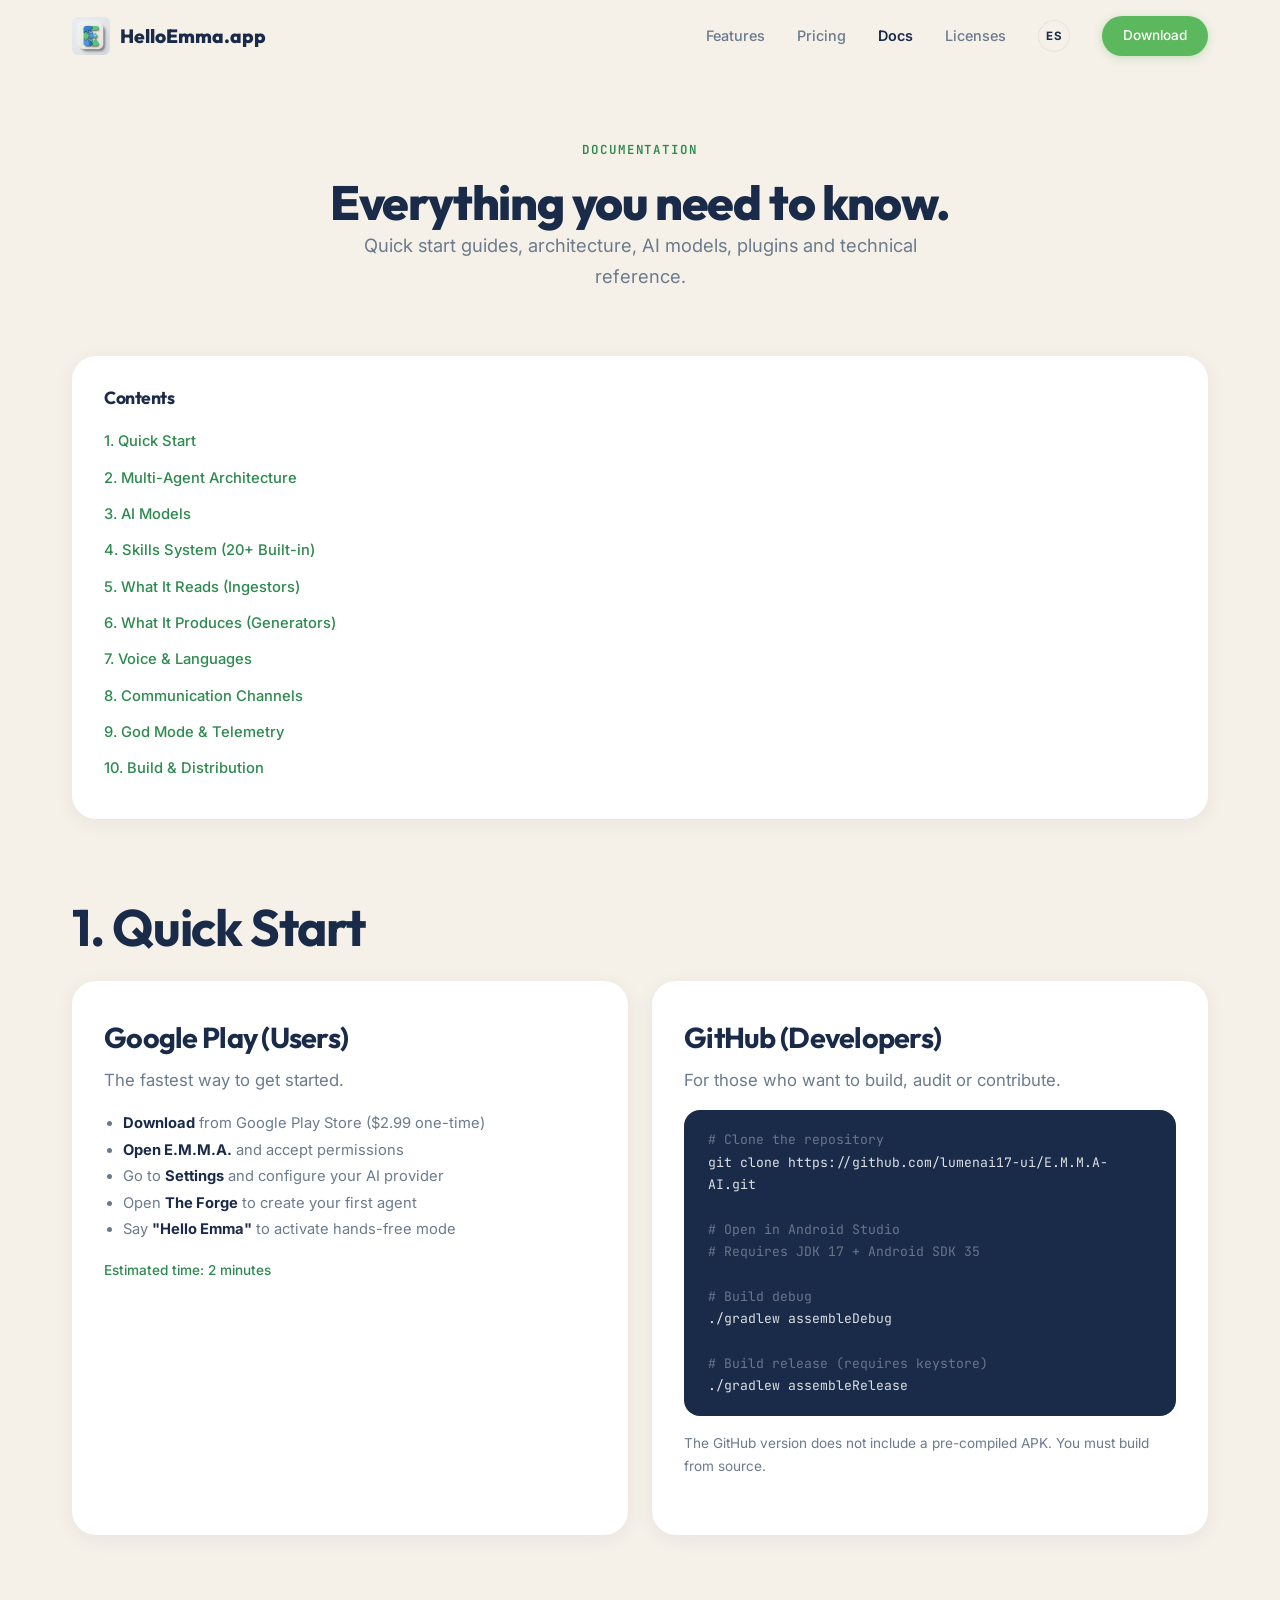
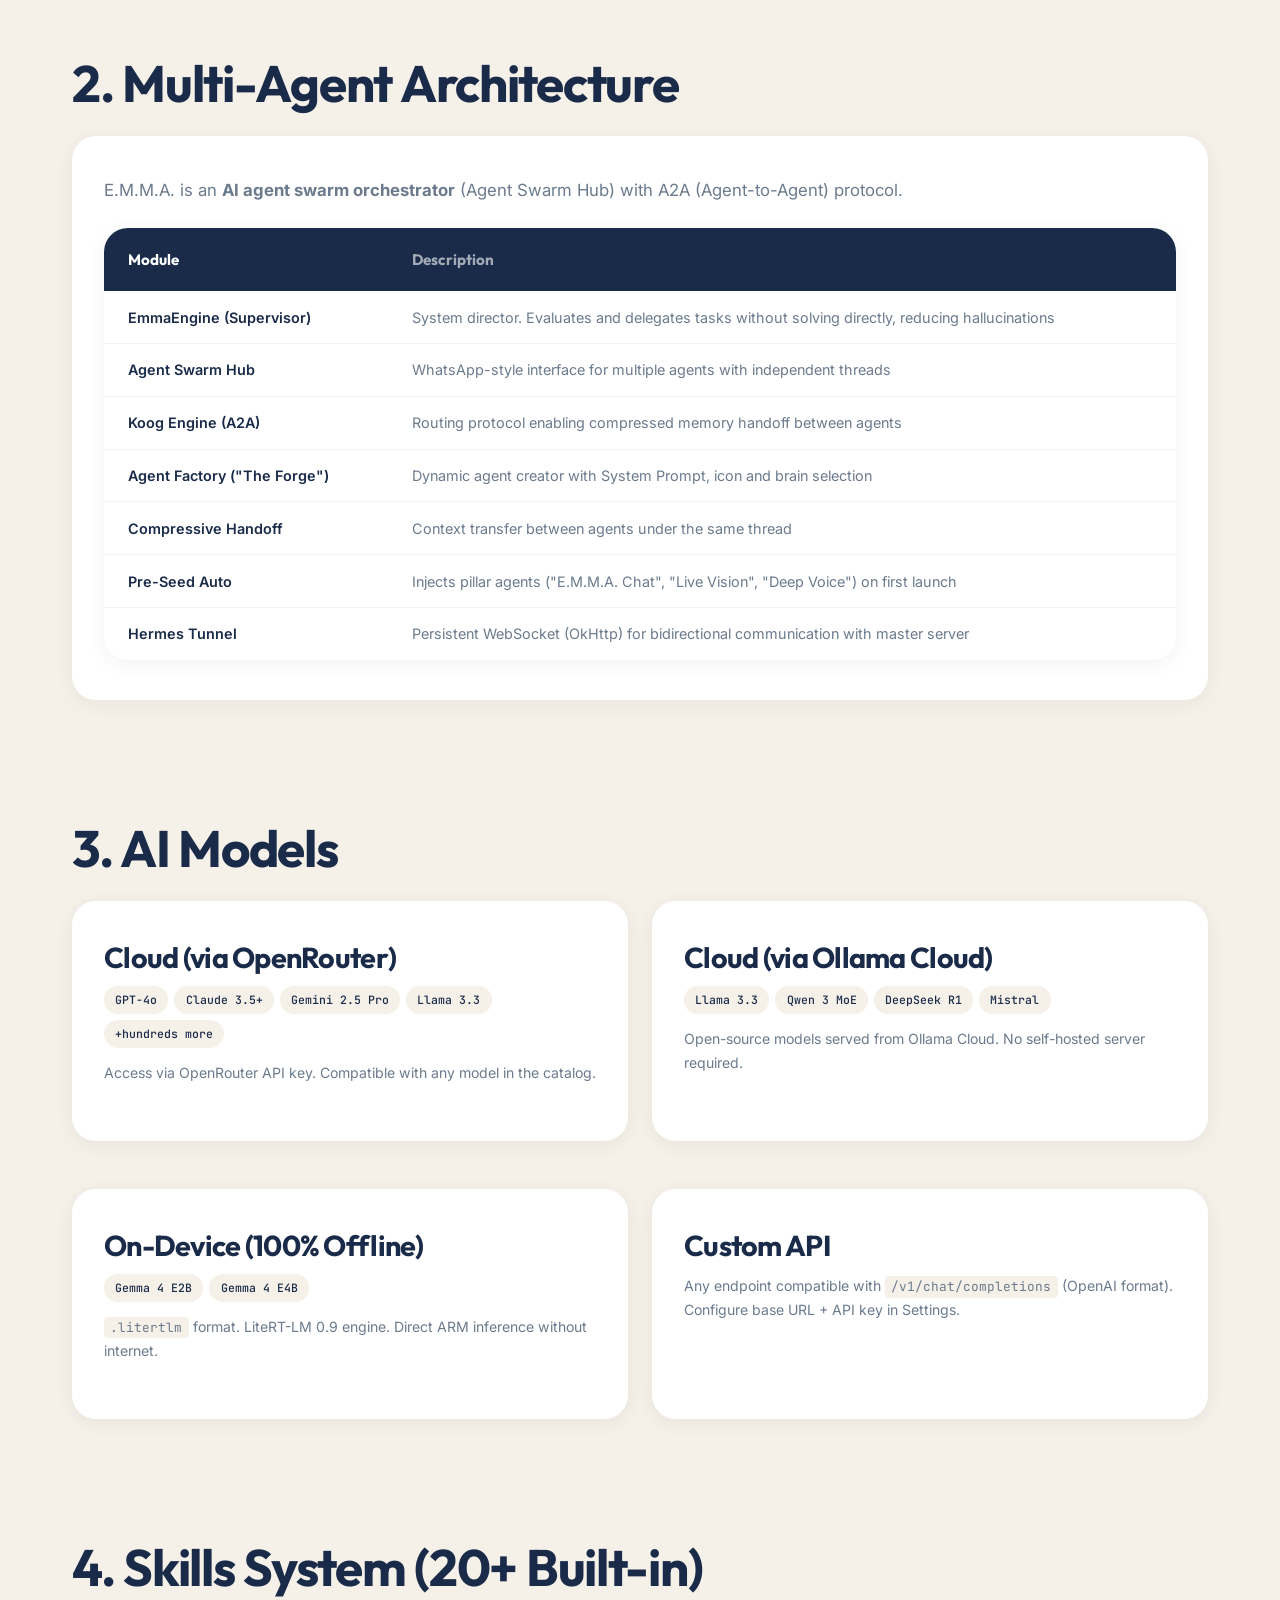
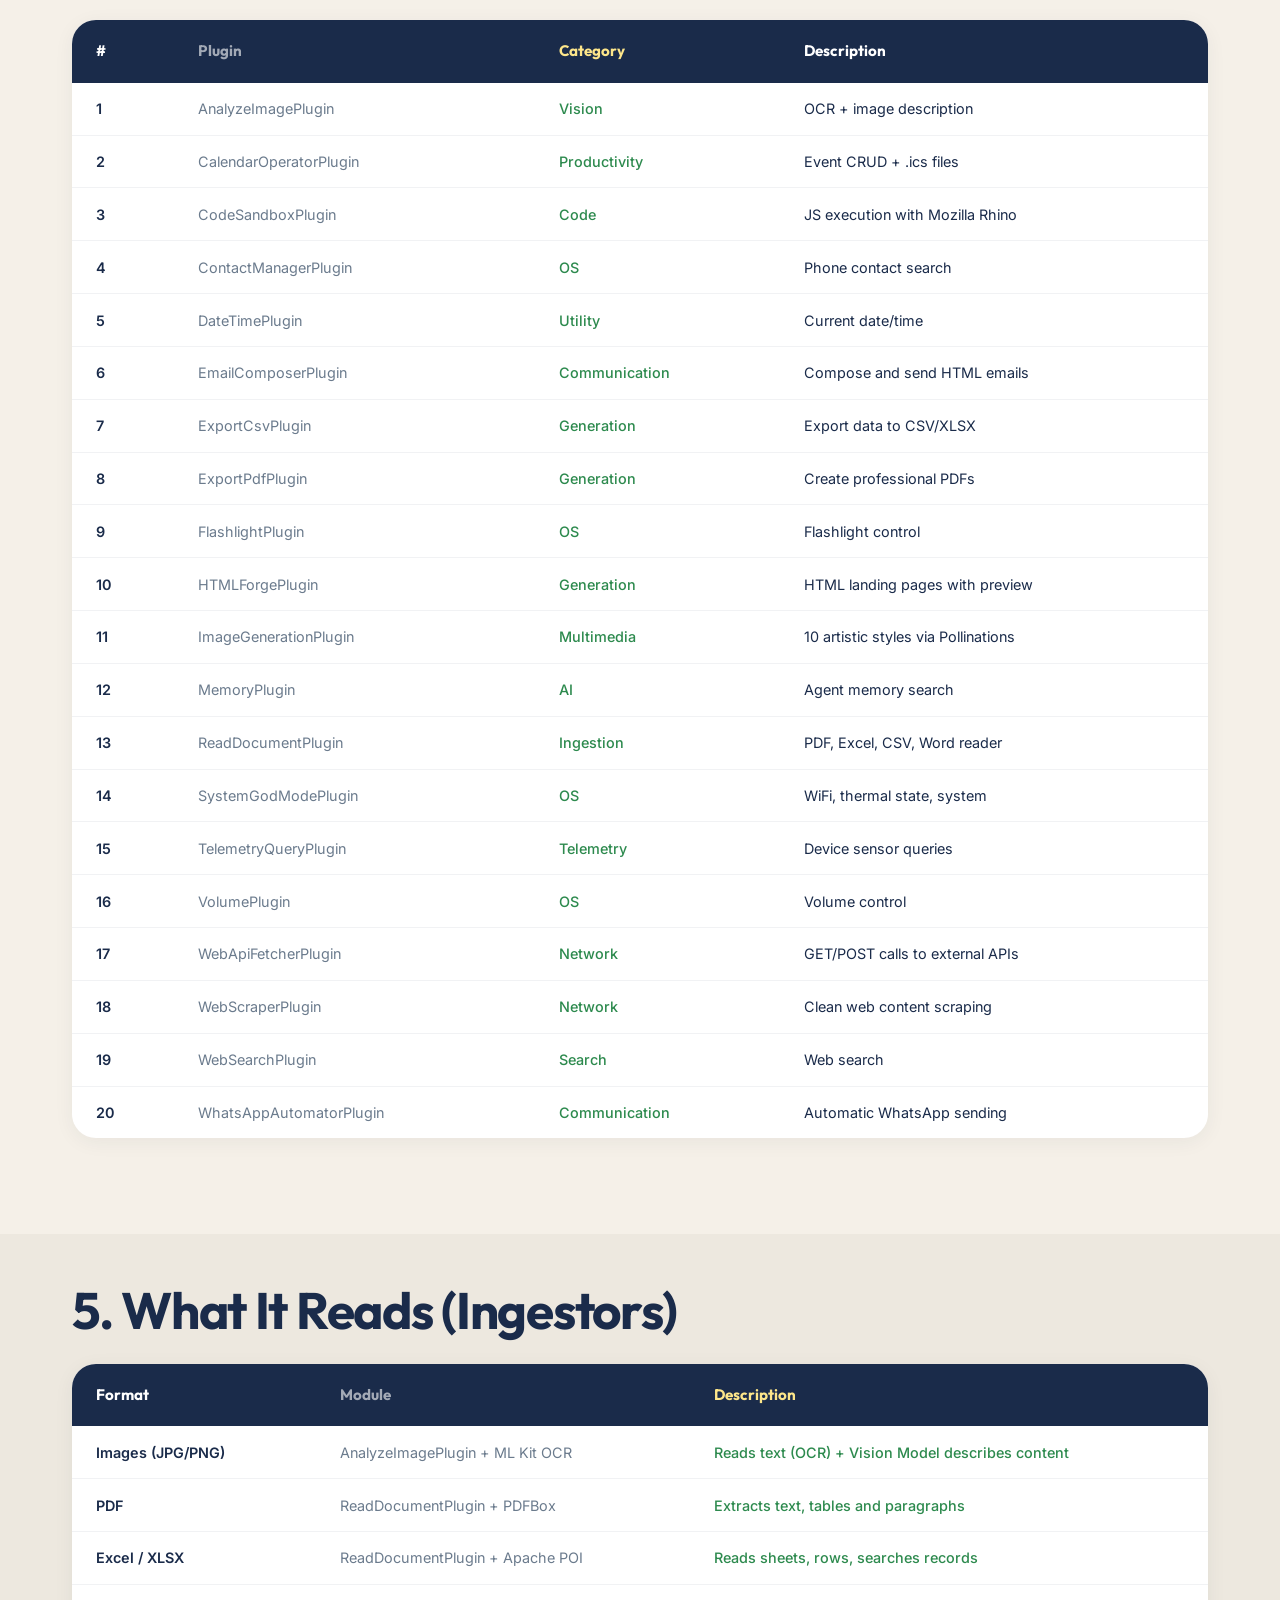
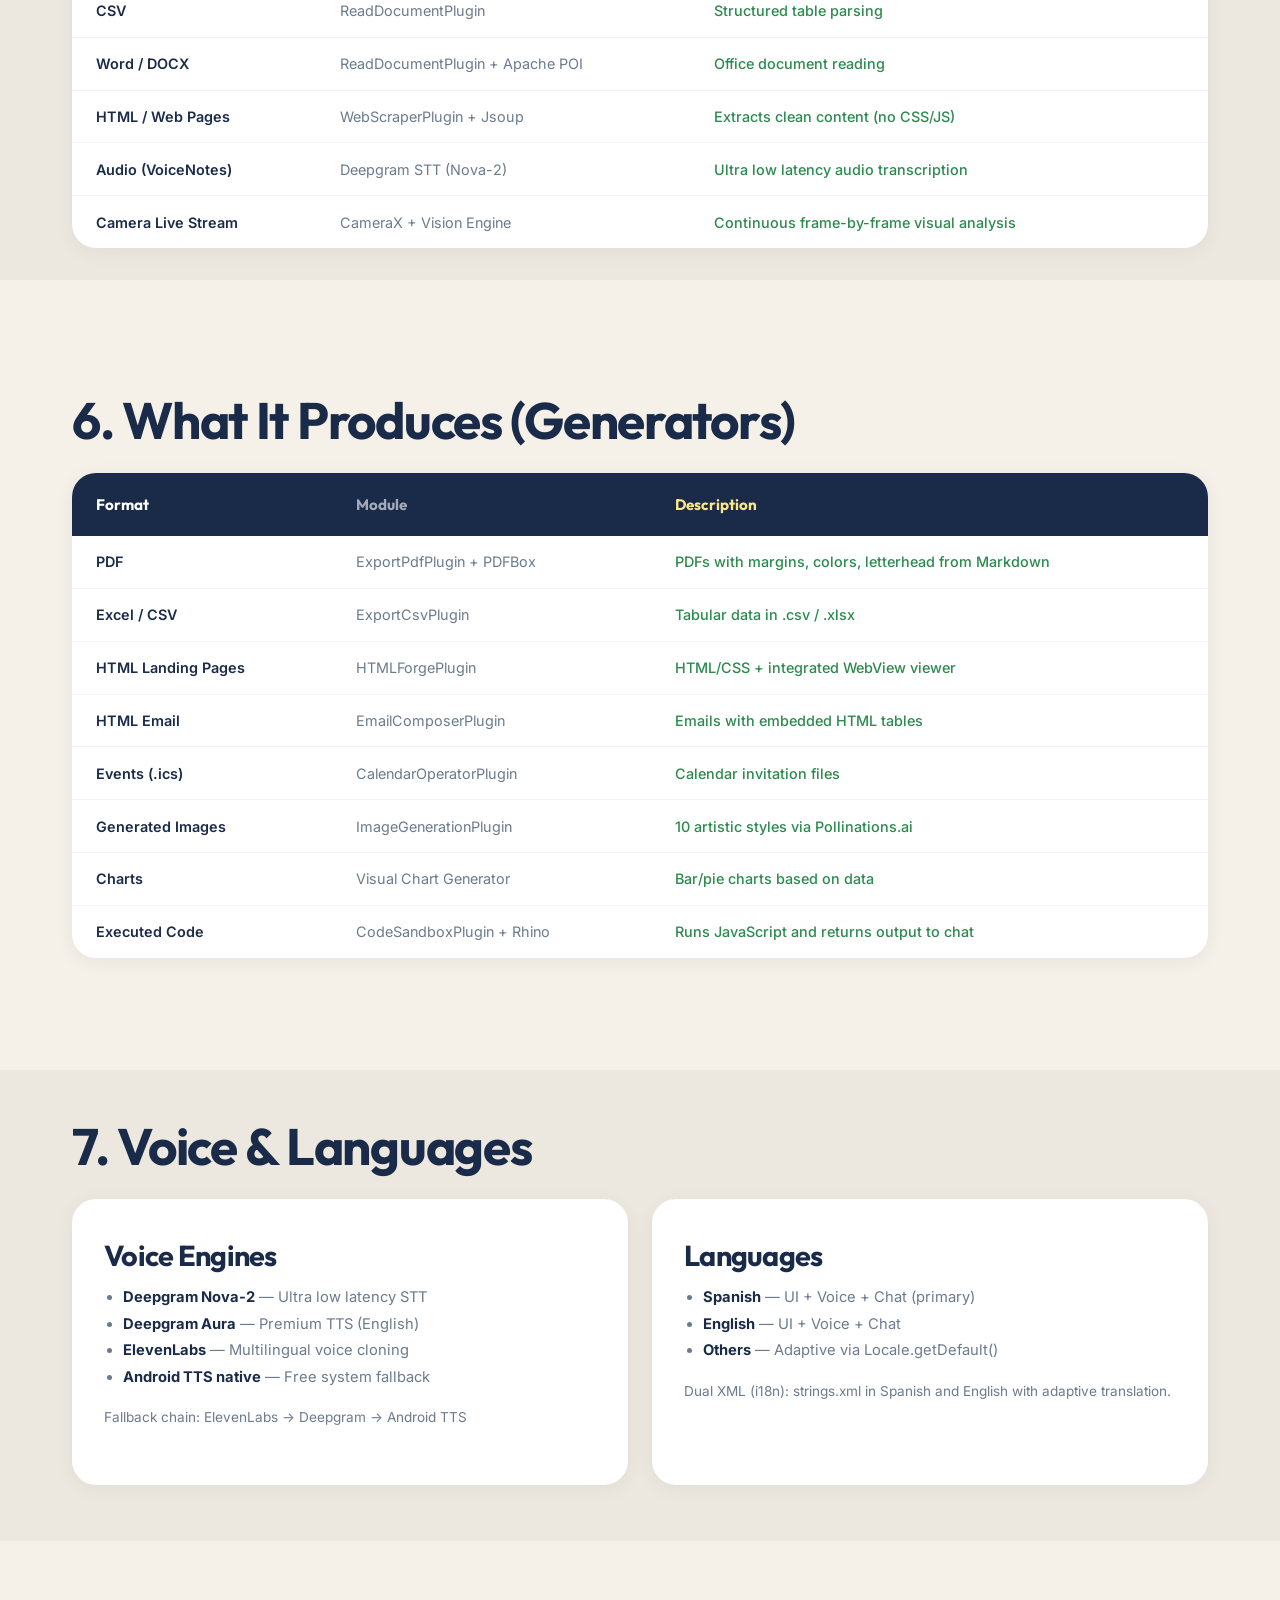
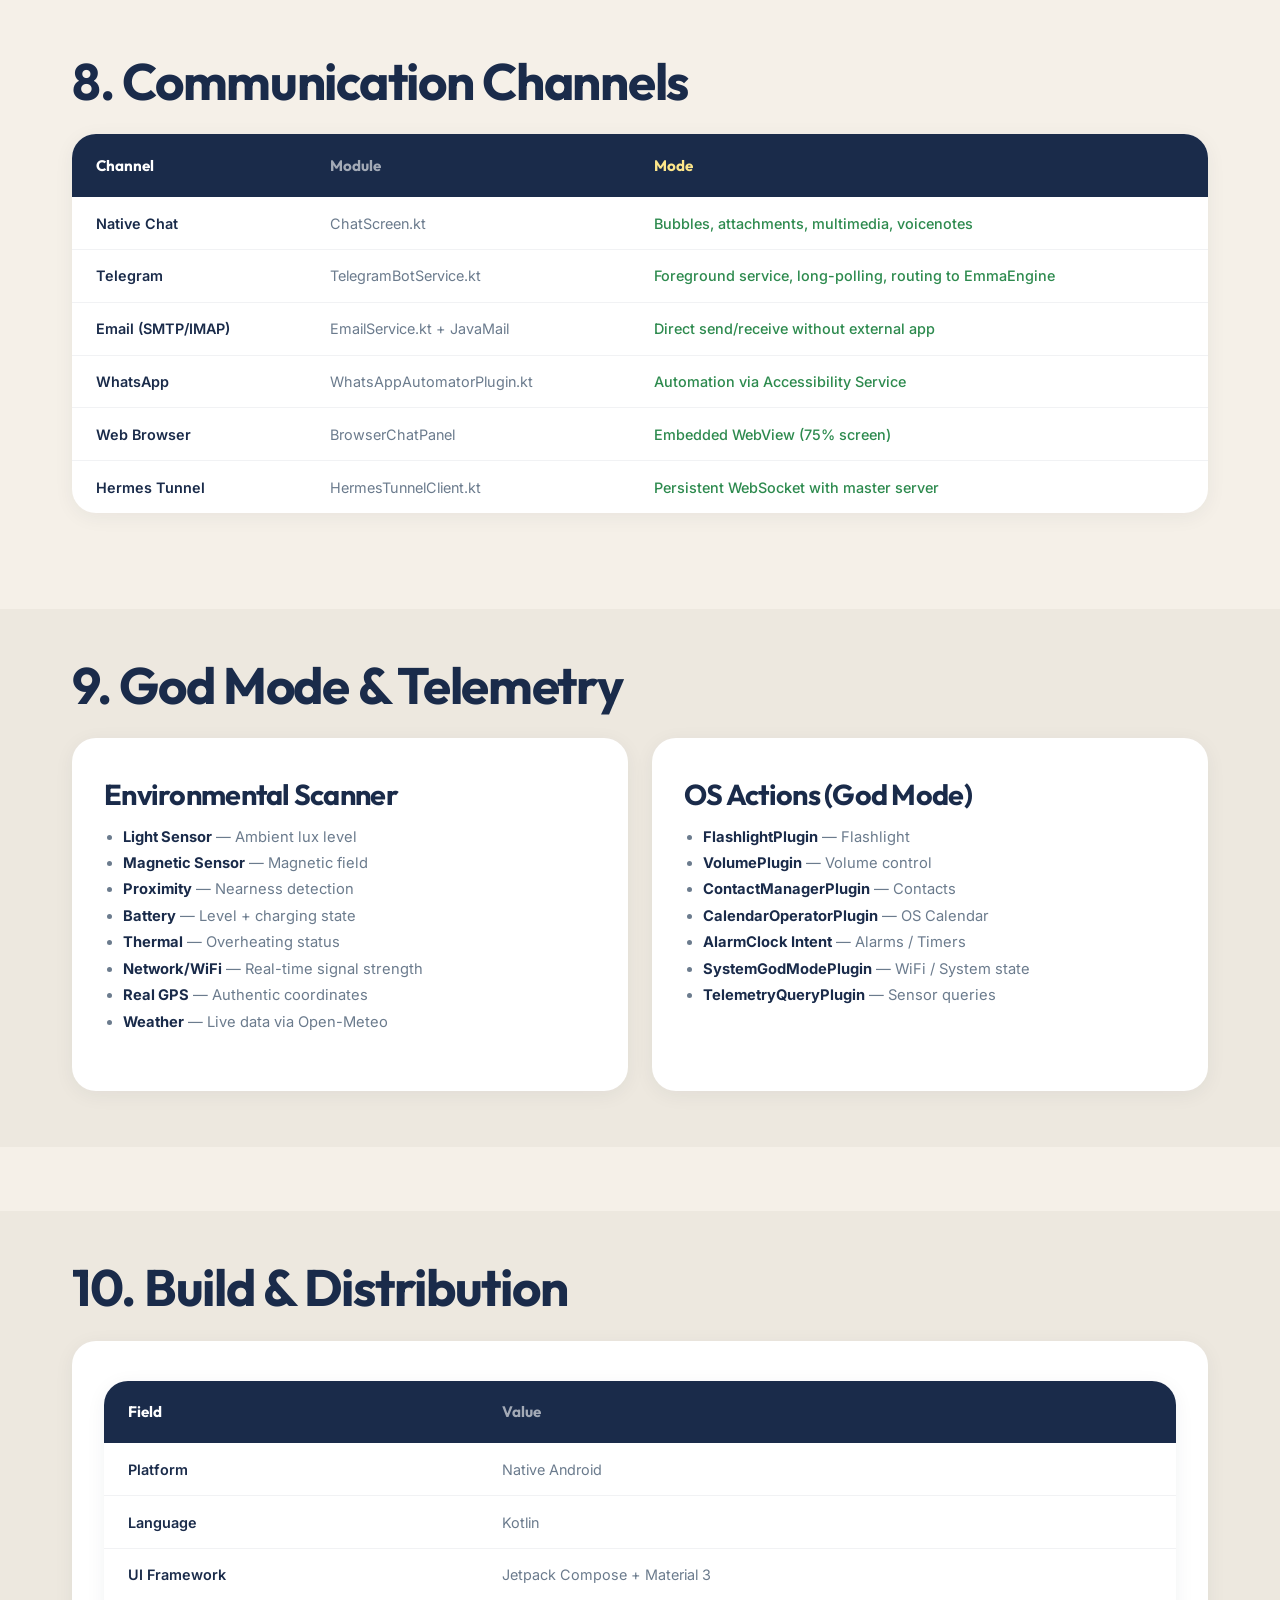
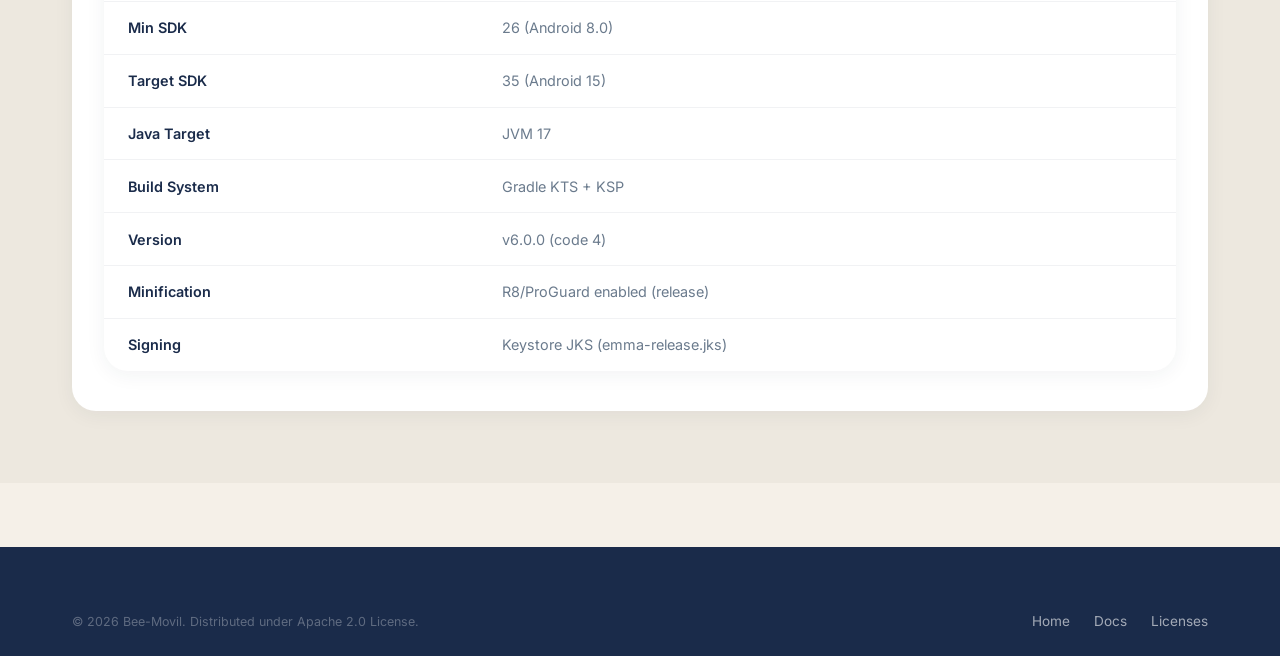
<file: docs.html>
<!DOCTYPE html>
<html lang="es">
<head>
  <meta charset="UTF-8">
  <meta name="viewport" content="width=device-width, initial-scale=1.0">
  <title>Documentacion — HelloEmma.app</title>
  <meta name="description" content="Documentacion tecnica y guia de inicio rapido para E.M.M.A. AI — Enhanced Mobile Multi Agent AI para Android.">
  <meta name="theme-color" content="#F5F0E8">
  <link rel="icon" type="image/png" href="assets/favicon.png">
  <link rel="apple-touch-icon" href="assets/favicon.png">
  <link rel="preconnect" href="https://fonts.googleapis.com">
  <link rel="preconnect" href="https://fonts.gstatic.com" crossorigin>
  <link href="https://fonts.googleapis.com/css2?family=Inter:wght@400;500;600&family=JetBrains+Mono:wght@400;500;600&family=Outfit:wght@600;700;800&display=swap" rel="stylesheet">
  <link rel="stylesheet" href="css/style.css?v=20260415">
  <style>
    .doc-section { margin-bottom: 4rem; }
    .doc-card {
      background: var(--white);
      border-radius: var(--radius-lg);
      padding: 2.5rem 2rem;
      box-shadow: var(--shadow-soft);
      margin-bottom: 1.5rem;
    }
    .doc-card h3 { margin-bottom: 0.8rem; }
    .doc-card p { margin-bottom: 1rem; }
    .doc-card ul { padding-left: 1.2rem; margin-bottom: 1rem; }
    .doc-card ul li {
      font-size: 0.92rem;
      color: var(--muted);
      line-height: 1.8;
      list-style: disc;
    }
    .doc-card ul li strong { color: var(--navy); }
    .code-block {
      background: var(--navy);
      color: rgba(255,255,255,0.85);
      font-family: var(--font-mono);
      font-size: 0.82rem;
      padding: 1.2rem 1.5rem;
      border-radius: var(--radius-md);
      overflow-x: auto;
      line-height: 1.7;
      margin: 1rem 0;
    }
    .code-block .comment { color: rgba(255,255,255,0.35); }
    .doc-grid {
      display: grid;
      grid-template-columns: 1fr 1fr;
      gap: 1.5rem;
    }
    @media (max-width: 768px) { .doc-grid { grid-template-columns: 1fr; } }
    .doc-pill-row { display: flex; flex-wrap: wrap; gap: 6px; margin: 0.8rem 0; }
    .toc {
      background: var(--white);
      border-radius: var(--radius-lg);
      padding: 2rem;
      box-shadow: var(--shadow-soft);
      margin-bottom: 3rem;
    }
    .toc h3 { margin-bottom: 1rem; font-size:1.1rem; }
    .toc a {
      display: block;
      padding: 0.4rem 0;
      font-size: 0.92rem;
      color: var(--green-dark);
      font-weight: 500;
      transition: color var(--duration-fast);
    }
    .toc a:hover { color: var(--navy); }
  </style>
</head>
<body>

  <!-- ====== NAVIGATION ====== -->
  <nav class="nav scrolled" id="nav">
    <div class="nav-inner">
      <a href="index.html" class="nav-logo">
        <img src="assets/emma-icon.png" alt="E.M.M.A. AI">
        HelloEmma.app
      </a>
      <div class="nav-links" id="nav-links">
        <a href="index.html#features">Capacidades</a>
        <a href="index.html#pricing">Planes</a>
        <a href="docs.html" style="color:var(--navy); font-weight:600;">Docs</a>
        <a href="licenses.html">Licencias</a>
        <a href="en/docs.html" class="lang-toggle" title="Switch to English">EN</a>
        <a href="index.html#cta" class="nav-cta">Descargar</a>
      </div>
      <button class="nav-mobile-toggle" id="nav-toggle" aria-label="Abrir menu">
        <span></span><span></span><span></span>
      </button>
    </div>
  </nav>

  <!-- ====== HERO ====== -->
  <section class="section" style="padding-top: calc(var(--nav-height) + 4rem); padding-bottom: 2rem;">
    <div class="container">
      <div class="section-header" style="margin-bottom:2rem;">
        <span class="eyebrow">Documentacion</span>
        <h1 style="font-size: clamp(2rem, 4vw, 3rem);">Todo lo que necesitas saber.</h1>
        <p>Guias de inicio rapido, arquitectura, modelos de IA, plugins y referencia tecnica.</p>
      </div>
    </div>
  </section>

  <!-- ====== TABLE OF CONTENTS ====== -->
  <section style="padding: 0 0 2rem;">
    <div class="container">
      <div class="toc">
        <h3>Contenido</h3>
        <a href="#quickstart">1. Inicio Rapido</a>
        <a href="#architecture">2. Arquitectura Multi-Agente</a>
        <a href="#models">3. Modelos de IA</a>
        <a href="#plugins">4. Sistema de Habilidades (20+ Built-in)</a>
        <a href="#inputs">5. Que Lee (Ingestores)</a>
        <a href="#outputs">6. Que Produce (Generadores)</a>
        <a href="#voice">7. Voz e Idiomas</a>
        <a href="#channels">8. Canales de Comunicacion</a>
        <a href="#godmode">9. God Mode y Telemetria</a>
        <a href="#build">10. Build y Distribucion</a>
      </div>
    </div>
  </section>

  <!-- ====== QUICK START ====== -->
  <section class="doc-section" id="quickstart" style="padding: 0 0 2rem;">
    <div class="container">
      <h2 style="margin-bottom:1.5rem;">1. Inicio Rapido</h2>
      <div class="doc-grid">
        <div class="doc-card">
          <h3>Google Play (Usuarios)</h3>
          <p>La forma mas rapida de empezar.</p>
          <ul>
            <li><strong>Descarga</strong> desde Google Play Store ($2.99 pago unico)</li>
            <li><strong>Abre E.M.M.A.</strong> y acepta los permisos</li>
            <li>Ve a <strong>Settings</strong> y configura tu provider de IA</li>
            <li>Abre <strong>La Forja</strong> para crear tu primer agente</li>
            <li>Di <strong>"Hello Emma"</strong> para activar el modo manos libres</li>
          </ul>
          <p style="font-size:0.85rem; color:var(--green-dark); font-weight:500;">Tiempo estimado: 2 minutos</p>
        </div>
        <div class="doc-card">
          <h3>GitHub (Desarrolladores)</h3>
          <p>Para quienes quieren compilar, auditar o contribuir.</p>
          <div class="code-block">
            <span class="comment"># Clonar el repositorio</span><br>
            git clone https://github.com/lumenai17-ui/E.M.M.A-AI.git<br><br>
            <span class="comment"># Abrir en Android Studio</span><br>
            <span class="comment"># Requiere JDK 17 + Android SDK 35</span><br><br>
            <span class="comment"># Compilar debug</span><br>
            ./gradlew assembleDebug<br><br>
            <span class="comment"># Compilar release (requiere keystore)</span><br>
            ./gradlew assembleRelease
          </div>
          <p style="font-size:0.85rem; color:var(--muted);">La version GitHub no incluye APK pre-compilado. Debes compilar desde el codigo fuente.</p>
        </div>
      </div>

      <div class="doc-card" style="margin-top:1.5rem;">
        <h3>Configurar tu Primer Provider de IA</h3>
        <p>E.M.M.A. necesita al menos un cerebro para funcionar. Elige uno:</p>
        <div class="doc-grid">
          <div>
            <h4 style="font-size:0.95rem; margin-bottom:0.5rem; color:var(--blue);">Cloud (OpenRouter)</h4>
            <ul>
              <li>Crea cuenta en <strong>openrouter.ai</strong></li>
              <li>Genera una API key</li>
              <li>En E.M.M.A. &rarr; Settings &rarr; LLM Provider &rarr; OpenRouter</li>
              <li>Pega tu API key</li>
              <li>Selecciona modelo (GPT-4o, Claude, Gemini, etc.)</li>
            </ul>
          </div>
          <div>
            <h4 style="font-size:0.95rem; margin-bottom:0.5rem; color:var(--green-dark);">Cloud Open-Source (Ollama Cloud)</h4>
            <ul>
              <li>Crea cuenta en <strong>ollama.com</strong></li>
              <li>Genera una API key</li>
              <li>En E.M.M.A. &rarr; Settings &rarr; LLM Provider &rarr; Ollama Cloud</li>
              <li>Selecciona modelo (Llama 3.3, Qwen, Mistral, DeepSeek)</li>
            </ul>
          </div>
        </div>
      </div>
    </div>
  </section>

  <!-- ====== ARCHITECTURE ====== -->
  <section class="doc-section" id="architecture" style="padding: 0 0 2rem;">
    <div class="container">
      <h2 style="margin-bottom:1.5rem;">2. Arquitectura Multi-Agente</h2>
      <div class="doc-card">
        <p>E.M.M.A. es un <strong>orquestador de enjambres de agentes IA</strong> (Agent Swarm Hub) con protocolo A2A (Agent-to-Agent).</p>
        <div class="comparison-wrapper" style="margin-top:1.5rem;">
          <table class="comparison-table">
            <thead><tr><th>Modulo</th><th>Descripcion</th></tr></thead>
            <tbody>
              <tr><td>EmmaEngine (Supervisor)</td><td>Directora del sistema. Evalua y delega tareas sin resolver directamente, reduciendo alucinaciones</td></tr>
              <tr><td>Agent Swarm Hub</td><td>Interfaz tipo WhatsApp para multiples agentes con threads independientes</td></tr>
              <tr><td>Koog Engine (A2A)</td><td>Protocolo de enrutamiento que permite handoff de memoria comprimida entre agentes</td></tr>
              <tr><td>Agent Factory ("La Forja")</td><td>Creador dinamico de agentes con System Prompt, icono y seleccion de cerebro</td></tr>
              <tr><td>Compressive Handoff</td><td>Transferencia de contexto entre agentes bajo un mismo thread</td></tr>
              <tr><td>Pre-Seed Automatico</td><td>Inyecta agentes pilares ("E.M.M.A. Chat", "Live Vision", "Deep Voice") al primer inicio</td></tr>
              <tr><td>Hermes Tunnel</td><td>WebSocket persistente (OkHttp) para comunicacion bidireccional con servidor maestro</td></tr>
            </tbody>
          </table>
        </div>
      </div>

      <div class="doc-card">
        <h3>Paquetes de Codigo Fuente (18 modulos)</h3>
        <div class="doc-grid">
          <div>
            <ul>
              <li><strong>a2a/</strong> — Protocolo Agent-to-Agent</li>
              <li><strong>core/</strong> — Logica central y configuracion</li>
              <li><strong>database/</strong> — Room DB (AgentConfig, ChatThread, Groups)</li>
              <li><strong>email/</strong> — Servicio IMAP/SMTP directo</li>
              <li><strong>files/</strong> — AttachmentManager + PublicFileWriter</li>
              <li><strong>llm/</strong> — Providers (OpenRouter, Ollama, Gemma, Custom)</li>
              <li><strong>memory/</strong> — Gestion de memoria por agente</li>
              <li><strong>network/</strong> — Conectividad y fetchers</li>
            </ul>
          </div>
          <div>
            <ul>
              <li><strong>plugins/</strong> — Sistema de plugins (21 builtins)</li>
              <li><strong>security/</strong> — EncryptedSharedPreferences, SecurePrefs</li>
              <li><strong>service/</strong> — Background services</li>
              <li><strong>telegram/</strong> — TelegramBotService (long-polling)</li>
              <li><strong>telemetry/</strong> — Scanner ambiental + WorkManager</li>
              <li><strong>tunnel/</strong> — Hermes WebSocket (Client + Manager + Service)</li>
              <li><strong>ui/</strong> — Screens + Components + Theme</li>
              <li><strong>vision/</strong> — CameraX + Face Detection + GPS Nav</li>
              <li><strong>voice/</strong> — Deepgram STT/TTS + ElevenLabs</li>
            </ul>
          </div>
        </div>
      </div>
    </div>
  </section>

  <!-- ====== AI MODELS ====== -->
  <section class="doc-section" id="models" style="padding: 0 0 2rem;">
    <div class="container">
      <h2 style="margin-bottom:1.5rem;">3. Modelos de IA</h2>
      <div class="doc-grid">
        <div class="doc-card">
          <h3>Cloud (via OpenRouter)</h3>
          <div class="doc-pill-row">
            <span class="feature-pill">GPT-4o</span>
            <span class="feature-pill">Claude 3.5+</span>
            <span class="feature-pill">Gemini 2.5 Pro</span>
            <span class="feature-pill">Llama 3.3</span>
            <span class="feature-pill">+cientos mas</span>
          </div>
          <p style="font-size:0.88rem;">Acceso via API key de OpenRouter. Compatible con cualquier modelo del catalogo.</p>
        </div>
        <div class="doc-card">
          <h3>Cloud (via Ollama Cloud)</h3>
          <div class="doc-pill-row">
            <span class="feature-pill">Llama 3.3</span>
            <span class="feature-pill">Qwen 3 MoE</span>
            <span class="feature-pill">DeepSeek R1</span>
            <span class="feature-pill">Mistral</span>
          </div>
          <p style="font-size:0.88rem;">Modelos open-source servidos desde Ollama Cloud. No requiere servidor propio.</p>
        </div>
        <div class="doc-card">
          <h3>On-Device (100% Offline)</h3>
          <div class="doc-pill-row">
            <span class="feature-pill">Gemma 4 E2B</span>
            <span class="feature-pill">Gemma 4 E4B</span>
          </div>
          <p style="font-size:0.88rem;">Formato <code style="font-family:var(--font-mono); font-size:0.8rem; background:var(--bg); padding:0.15rem 0.4rem; border-radius:4px;">.litertlm</code>. Motor LiteRT-LM 0.9. Inferencia directa en ARM sin internet.</p>
        </div>
        <div class="doc-card">
          <h3>Custom API</h3>
          <p style="font-size:0.88rem;">Cualquier endpoint compatible con <code style="font-family:var(--font-mono); font-size:0.8rem; background:var(--bg); padding:0.15rem 0.4rem; border-radius:4px;">/v1/chat/completions</code> (formato OpenAI). Configura URL base + API key en Settings.</p>
        </div>
      </div>
    </div>
  </section>

  <!-- ====== PLUGINS ====== -->
  <section class="doc-section" id="plugins" style="padding: 0 0 2rem;">
    <div class="container">
      <h2 style="margin-bottom:1.5rem;">4. Sistema de Habilidades (20+ Built-in)</h2>
      <div class="comparison-wrapper">
        <table class="comparison-table">
          <thead><tr><th>#</th><th>Plugin</th><th>Categoria</th><th>Descripcion</th></tr></thead>
          <tbody>
            <tr><td>1</td><td>AnalyzeImagePlugin</td><td>Vision</td><td>OCR + descripcion de imagenes</td></tr>
            <tr><td>2</td><td>CalendarOperatorPlugin</td><td>Productividad</td><td>CRUD de eventos + archivos .ics</td></tr>
            <tr><td>3</td><td>CodeSandboxPlugin</td><td>Codigo</td><td>Ejecucion JS con Mozilla Rhino</td></tr>
            <tr><td>4</td><td>ContactManagerPlugin</td><td>OS</td><td>Busqueda de contactos del telefono</td></tr>
            <tr><td>5</td><td>DateTimePlugin</td><td>Utilidad</td><td>Fecha/hora actual</td></tr>
            <tr><td>6</td><td>EmailComposerPlugin</td><td>Comunicacion</td><td>Redaccion y envio de emails HTML</td></tr>
            <tr><td>7</td><td>ExportCsvPlugin</td><td>Generacion</td><td>Exportar datos a CSV/XLSX</td></tr>
            <tr><td>8</td><td>ExportPdfPlugin</td><td>Generacion</td><td>Crear PDFs profesionales</td></tr>
            <tr><td>9</td><td>FlashlightPlugin</td><td>OS</td><td>Control de linterna</td></tr>
            <tr><td>10</td><td>HTMLForgePlugin</td><td>Generacion</td><td>Landing pages HTML con preview</td></tr>
            <tr><td>11</td><td>ImageGenerationPlugin</td><td>Multimedia</td><td>10 estilos artisticos via Pollinations</td></tr>
            <tr><td>12</td><td>MemoryPlugin</td><td>IA</td><td>Busqueda en memoria del agente</td></tr>
            <tr><td>13</td><td>ReadDocumentPlugin</td><td>Ingestion</td><td>PDF, Excel, CSV, Word reader</td></tr>
            <tr><td>14</td><td>SystemGodModePlugin</td><td>OS</td><td>WiFi, estado termico, sistema</td></tr>
            <tr><td>15</td><td>TelemetryQueryPlugin</td><td>Telemetria</td><td>Consulta sensores del dispositivo</td></tr>
            <tr><td>16</td><td>VolumePlugin</td><td>OS</td><td>Control de volumen</td></tr>
            <tr><td>17</td><td>WebApiFetcherPlugin</td><td>Red</td><td>Llamadas GET/POST a APIs externas</td></tr>
            <tr><td>18</td><td>WebScraperPlugin</td><td>Red</td><td>Scraping de contenido web limpio</td></tr>
            <tr><td>19</td><td>WebSearchPlugin</td><td>Busqueda</td><td>Busqueda web</td></tr>
            <tr><td>20</td><td>WhatsAppAutomatorPlugin</td><td>Comunicacion</td><td>Envio automatico por WhatsApp</td></tr>
          </tbody>
        </table>
      </div>
    </div>
  </section>

  <!-- ====== INPUTS ====== -->
  <section class="doc-section" id="inputs" style="padding: 0 0 2rem; background: var(--bg-alt); padding-top:3rem;">
    <div class="container">
      <h2 style="margin-bottom:1.5rem;">5. Que Lee (Ingestores)</h2>
      <div class="comparison-wrapper">
        <table class="comparison-table">
          <thead><tr><th>Formato</th><th>Modulo</th><th>Descripcion</th></tr></thead>
          <tbody>
            <tr><td>Imagenes (JPG/PNG)</td><td>AnalyzeImagePlugin + ML Kit OCR</td><td>Lee texto (OCR) + Vision Model describe el contenido</td></tr>
            <tr><td>PDF</td><td>ReadDocumentPlugin + PDFBox</td><td>Extrae texto, tablas y parrafos</td></tr>
            <tr><td>Excel / XLSX</td><td>ReadDocumentPlugin + Apache POI</td><td>Lee hojas, filas, busca registros</td></tr>
            <tr><td>CSV</td><td>ReadDocumentPlugin</td><td>Parseo estructurado de tablas</td></tr>
            <tr><td>Word / DOCX</td><td>ReadDocumentPlugin + Apache POI</td><td>Lectura de documentos Office</td></tr>
            <tr><td>HTML / Paginas Web</td><td>WebScraperPlugin + Jsoup</td><td>Extrae contenido limpio (sin CSS/JS)</td></tr>
            <tr><td>Audio (VoiceNotes)</td><td>Deepgram STT (Nova-2)</td><td>Transcribe audio en ultra baja latencia</td></tr>
            <tr><td>Camera Live Stream</td><td>CameraX + Vision Engine</td><td>Analisis visual continuo frame-by-frame</td></tr>
            <tr><td>Archivos adjuntos</td><td>AttachmentManager</td><td>Deteccion MIME, preview, enrutamiento</td></tr>
          </tbody>
        </table>
      </div>
    </div>
  </section>

  <!-- ====== OUTPUTS ====== -->
  <section class="doc-section" id="outputs" style="padding: 3rem 0;">
    <div class="container">
      <h2 style="margin-bottom:1.5rem;">6. Que Produce (Generadores)</h2>
      <div class="comparison-wrapper">
        <table class="comparison-table">
          <thead><tr><th>Formato</th><th>Modulo</th><th>Descripcion</th></tr></thead>
          <tbody>
            <tr><td>PDF</td><td>ExportPdfPlugin + PDFBox</td><td>PDFs con margenes, colores, membrete desde Markdown</td></tr>
            <tr><td>Excel / CSV</td><td>ExportCsvPlugin</td><td>Datos tabulados en .csv / .xlsx</td></tr>
            <tr><td>HTML Landing Pages</td><td>HTMLForgePlugin</td><td>HTML/CSS + visualizador WebView integrado</td></tr>
            <tr><td>HTML Email</td><td>EmailComposerPlugin</td><td>Correos con tablas HTML incrustadas</td></tr>
            <tr><td>Eventos (.ics)</td><td>CalendarOperatorPlugin</td><td>Archivos de invitacion de calendario</td></tr>
            <tr><td>Imagenes generadas</td><td>ImageGenerationPlugin</td><td>10 estilos artisticos via Pollinations.ai</td></tr>
            <tr><td>Graficos (Charts)</td><td>Visual Chart Generator</td><td>Graficos de barras/pastel basados en datos</td></tr>
            <tr><td>Codigo ejecutado</td><td>CodeSandboxPlugin + Rhino</td><td>Ejecuta JavaScript y devuelve output al chat</td></tr>
            <tr><td>API Responses</td><td>WebApiFetcherPlugin</td><td>Llamadas GET/POST a APIs externas</td></tr>
            <tr><td>Archivos descargables</td><td>PublicFileWriter + MediaStore</td><td>Guardados en Downloads/EMMA/</td></tr>
          </tbody>
        </table>
      </div>
    </div>
  </section>

  <!-- ====== VOICE ====== -->
  <section class="doc-section" id="voice" style="padding: 0 0 2rem; background: var(--bg-alt); padding-top:3rem;">
    <div class="container">
      <h2 style="margin-bottom:1.5rem;">7. Voz e Idiomas</h2>
      <div class="doc-grid">
        <div class="doc-card">
          <h3>Motores de Voz</h3>
          <ul>
            <li><strong>Deepgram Nova-2</strong> — STT ultra baja latencia</li>
            <li><strong>Deepgram Aura</strong> — TTS premium (ingles)</li>
            <li><strong>ElevenLabs</strong> — Voice cloning multilingue</li>
            <li><strong>Android TTS nativo</strong> — Fallback gratuito del sistema</li>
          </ul>
          <p style="font-size:0.85rem; color:var(--muted);">Cadena de fallback: ElevenLabs &rarr; Deepgram &rarr; Android TTS</p>
        </div>
        <div class="doc-card">
          <h3>Idiomas</h3>
          <ul>
            <li><strong>Espanol</strong> — UI + Voz + Chat (idioma primario)</li>
            <li><strong>Ingles</strong> — UI + Voz + Chat</li>
            <li><strong>Otros</strong> — Adaptivo via Locale.getDefault()</li>
          </ul>
          <p style="font-size:0.85rem; color:var(--muted);">Dual XML (i18n): strings.xml en espanol e ingles con traduccion adaptiva.</p>
        </div>
      </div>
    </div>
  </section>

  <!-- ====== CHANNELS ====== -->
  <section class="doc-section" id="channels" style="padding: 3rem 0 2rem;">
    <div class="container">
      <h2 style="margin-bottom:1.5rem;">8. Canales de Comunicacion</h2>
      <div class="comparison-wrapper">
        <table class="comparison-table">
          <thead><tr><th>Canal</th><th>Modulo</th><th>Modo</th></tr></thead>
          <tbody>
            <tr><td>Chat Nativo</td><td>ChatScreen.kt</td><td>Burbujas, adjuntos, multimedia, voicenotes</td></tr>
            <tr><td>Telegram</td><td>TelegramBotService.kt</td><td>Foreground service, long-polling, routing a EmmaEngine</td></tr>
            <tr><td>Email (SMTP/IMAP)</td><td>EmailService.kt + JavaMail</td><td>Envio/recepcion directa sin app externa</td></tr>
            <tr><td>WhatsApp</td><td>WhatsAppAutomatorPlugin.kt</td><td>Automatizacion via Accessibility Service</td></tr>
            <tr><td>Web Browser</td><td>BrowserChatPanel</td><td>WebView embebido (75% pantalla)</td></tr>
            <tr><td>Hermes Tunnel</td><td>HermesTunnelClient.kt</td><td>WebSocket persistente con servidor maestro</td></tr>
          </tbody>
        </table>
      </div>
    </div>
  </section>

  <!-- ====== GOD MODE ====== -->
  <section class="doc-section" id="godmode" style="padding: 3rem 0 2rem; background: var(--bg-alt); padding-top:3rem;">
    <div class="container">
      <h2 style="margin-bottom:1.5rem;">9. God Mode y Telemetria</h2>
      <div class="doc-grid">
        <div class="doc-card">
          <h3>Scanner Ambiental</h3>
          <ul>
            <li><strong>Sensor de Luz</strong> — Nivel lux ambiental</li>
            <li><strong>Sensor Magnetico</strong> — Campo magnetico</li>
            <li><strong>Proximidad</strong> — Deteccion de cercania</li>
            <li><strong>Bateria</strong> — Nivel + Estado de carga</li>
            <li><strong>Termico</strong> — Estado de sobrecalentamiento</li>
            <li><strong>Red/WiFi</strong> — Intensidad senal en tiempo real</li>
            <li><strong>GPS Real</strong> — Coordenadas autenticas</li>
            <li><strong>Clima</strong> — Datos en vivo via Open-Meteo</li>
          </ul>
        </div>
        <div class="doc-card">
          <h3>Acciones OS (God Mode)</h3>
          <ul>
            <li><strong>FlashlightPlugin</strong> — Linterna</li>
            <li><strong>VolumePlugin</strong> — Control de volumen</li>
            <li><strong>ContactManagerPlugin</strong> — Contactos</li>
            <li><strong>CalendarOperatorPlugin</strong> — Calendario OS</li>
            <li><strong>AlarmClock Intent</strong> — Alarmas / Timers</li>
            <li><strong>SystemGodModePlugin</strong> — WiFi / Estado sistema</li>
            <li><strong>TelemetryQueryPlugin</strong> — Consulta sensores</li>
          </ul>
        </div>
      </div>
    </div>
  </section>

  <!-- ====== BUILD ====== -->
  <section class="doc-section" id="build" style="padding: 0 0 3rem; background: var(--bg-alt); padding-top:3rem;">
    <div class="container">
      <h2 style="margin-bottom:1.5rem;">10. Build y Distribucion</h2>
      <div class="doc-card">
        <div class="comparison-wrapper">
          <table class="comparison-table">
            <thead><tr><th>Campo</th><th>Valor</th></tr></thead>
            <tbody>
              <tr><td>Plataforma</td><td>Android nativo</td></tr>
              <tr><td>Lenguaje</td><td>Kotlin</td></tr>
              <tr><td>UI Framework</td><td>Jetpack Compose + Material 3</td></tr>
              <tr><td>Min SDK</td><td>26 (Android 8.0)</td></tr>
              <tr><td>Target SDK</td><td>35 (Android 15)</td></tr>
              <tr><td>Java Target</td><td>JVM 17</td></tr>
              <tr><td>Compose Compiler</td><td>1.5.8</td></tr>
              <tr><td>Build System</td><td>Gradle KTS + KSP</td></tr>
              <tr><td>Version</td><td>v6.0.0 (code 4)</td></tr>
              <tr><td>Minificacion</td><td>R8/ProGuard habilitado (release)</td></tr>
              <tr><td>Shrink Resources</td><td>Si</td></tr>
              <tr><td>Signing</td><td>Keystore JKS (emma-release.jks)</td></tr>
            </tbody>
          </table>
        </div>
      </div>
    </div>
  </section>

  <!-- ====== FOOTER ====== -->
  <footer class="footer">
    <div class="container">
      <div class="footer-bottom" style="border-top:none; padding-top:0;">
        <p>&copy; 2026 Bee-Movil. Distribuido bajo Licencia Apache 2.0.</p>
        <div style="display:flex; gap:1.5rem;">
          <a href="index.html" style="color:rgba(255,255,255,0.6); font-size:0.85rem;">Inicio</a>
          <a href="docs.html" style="color:rgba(255,255,255,0.6); font-size:0.85rem;">Docs</a>
          <a href="licenses.html" style="color:rgba(255,255,255,0.6); font-size:0.85rem;">Licencias</a>
        </div>
      </div>
    </div>
  </footer>

  <script src="js/main.js"></script>
</body>
</html>
</file>
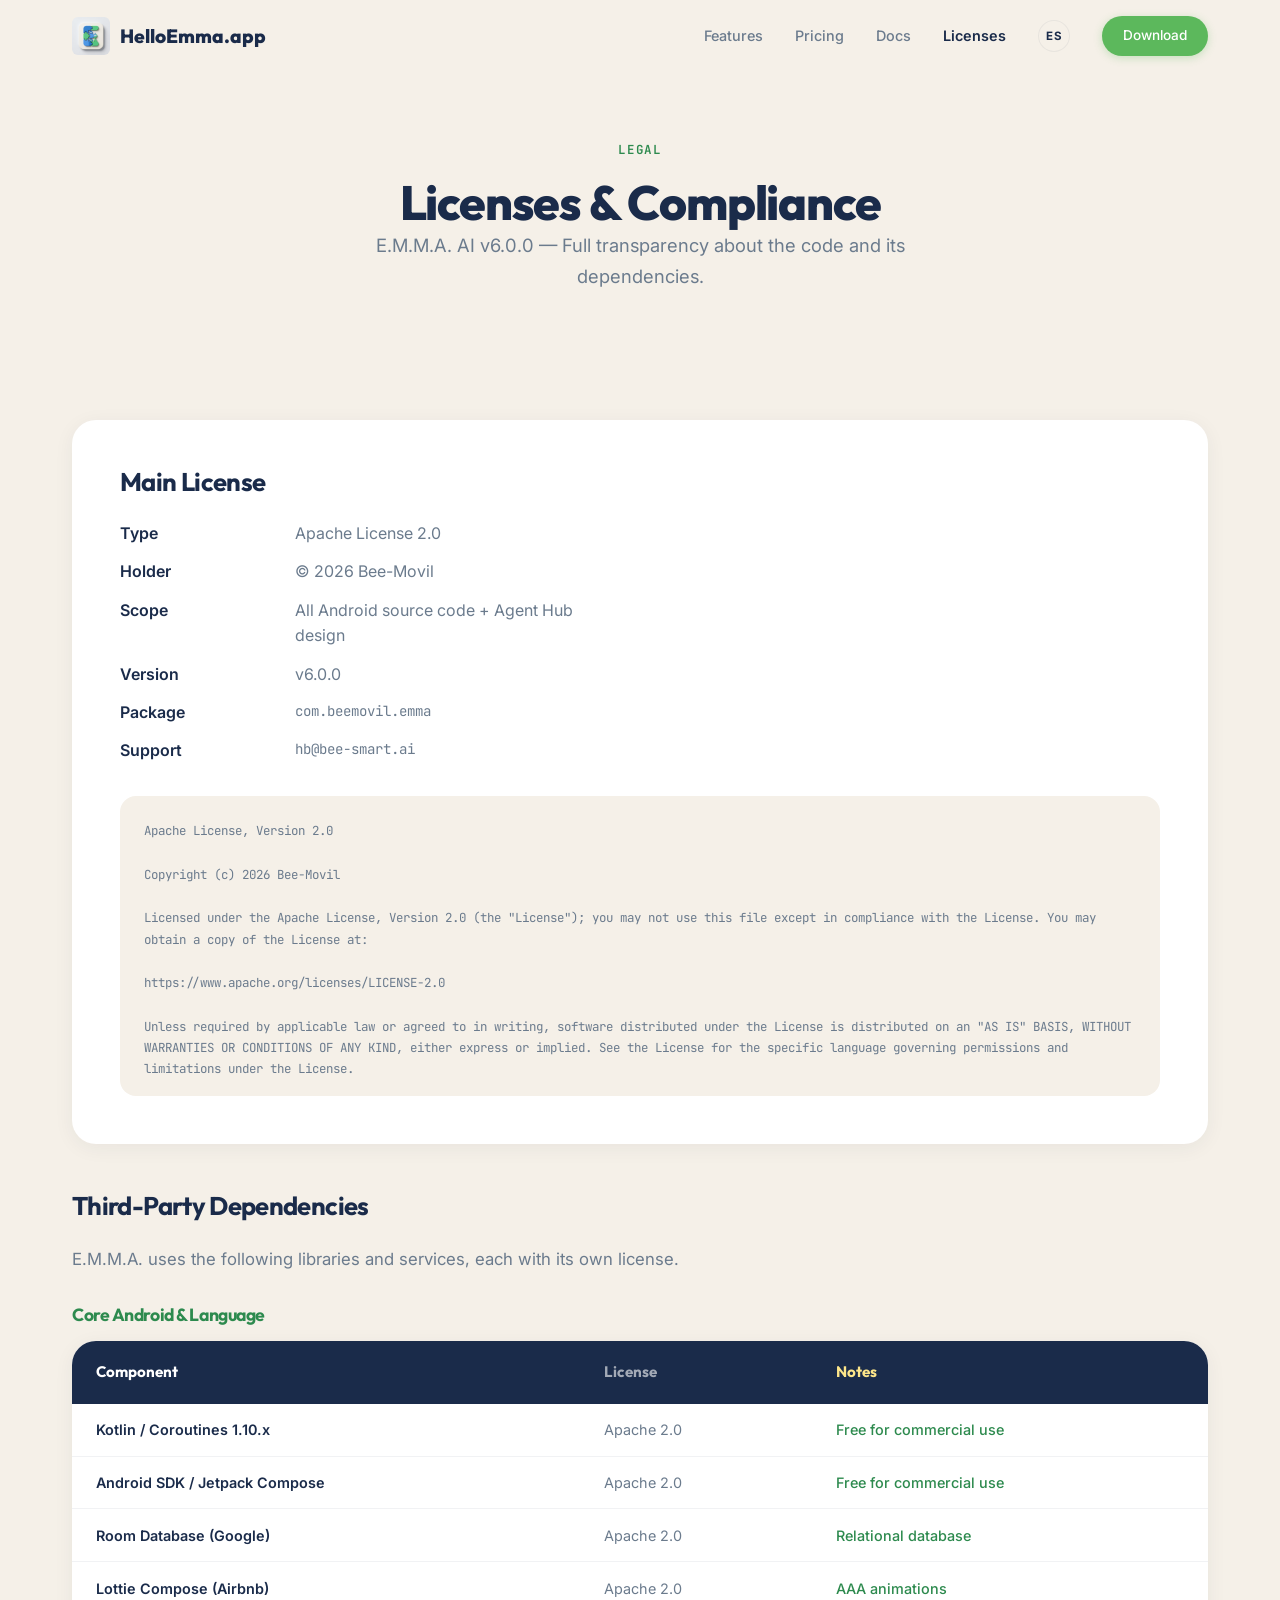
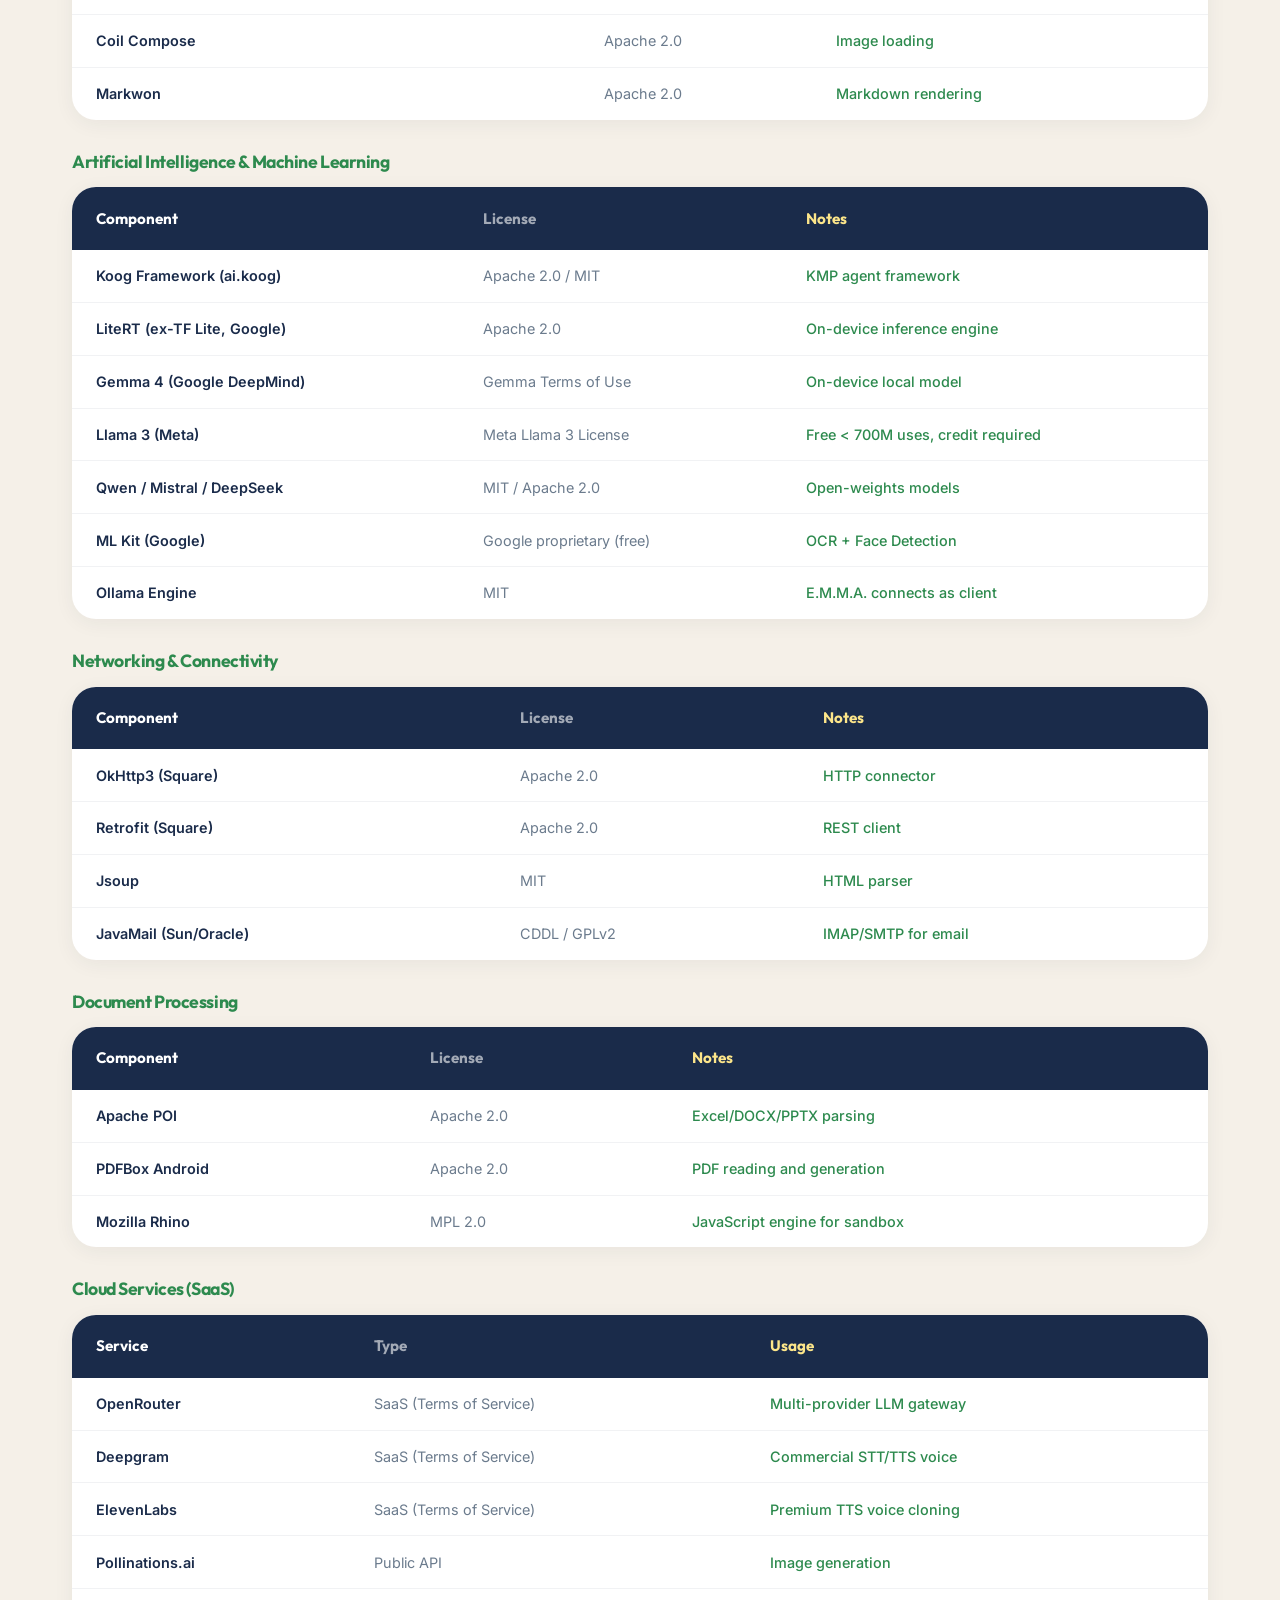
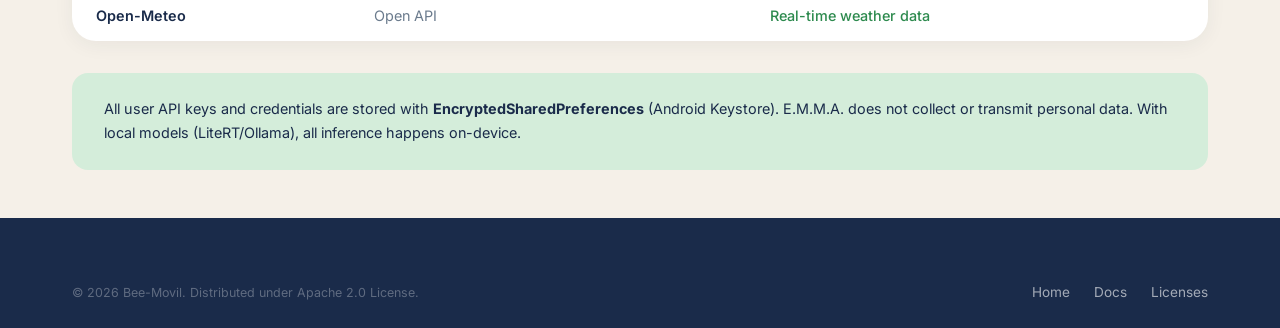
<file: licenses.html>
<!DOCTYPE html>
<html lang="es">
<head>
  <meta charset="UTF-8">
  <meta name="viewport" content="width=device-width, initial-scale=1.0">
  <title>Licencias — HelloEmma.app</title>
  <meta name="description" content="Licencias de E.M.M.A. AI: licencia principal Apache 2.0 y todas las dependencias de terceros.">
  <meta name="theme-color" content="#F5F0E8">
  <link rel="icon" type="image/png" href="assets/favicon.png">
  <link rel="apple-touch-icon" href="assets/favicon.png">
  <link rel="preconnect" href="https://fonts.googleapis.com">
  <link rel="preconnect" href="https://fonts.gstatic.com" crossorigin>
  <link href="https://fonts.googleapis.com/css2?family=Inter:wght@400;500;600&family=JetBrains+Mono:wght@400;500;600&family=Outfit:wght@600;700;800&display=swap" rel="stylesheet">
  <link rel="stylesheet" href="css/style.css?v=20260415">
</head>
<body>

  <!-- ====== NAVIGATION ====== -->
  <nav class="nav scrolled" id="nav">
    <div class="nav-inner">
      <a href="index.html" class="nav-logo">
        <img src="assets/emma-icon.png" alt="E.M.M.A. AI">
        HelloEmma.app
      </a>
      <div class="nav-links" id="nav-links">
        <a href="index.html#features">Capacidades</a>
        <a href="index.html#pricing">Planes</a>
        <a href="docs.html">Docs</a>
        <a href="licenses.html" style="color:var(--navy); font-weight:600;">Licencias</a>
        <a href="en/licenses.html" class="lang-toggle" title="Switch to English">EN</a>
        <a href="index.html#cta" class="nav-cta">Descargar</a>
      </div>
      <button class="nav-mobile-toggle" id="nav-toggle" aria-label="Abrir menu">
        <span></span><span></span><span></span>
      </button>
    </div>
  </nav>

  <!-- ====== HERO ====== -->
  <section class="section" style="padding-top: calc(var(--nav-height) + 4rem); padding-bottom: 3rem;">
    <div class="container">
      <div class="section-header" style="margin-bottom:2rem;">
        <span class="eyebrow">Legal</span>
        <h1 style="font-size: clamp(2rem, 4vw, 3rem);">Licencias y Cumplimiento</h1>
        <p>E.M.M.A. AI v6.0.0 &mdash; Transparencia total sobre el codigo y sus dependencias.</p>
      </div>
    </div>
  </section>

  <!-- ====== MAIN LICENSE ====== -->
  <section class="section" style="padding: 3rem 0;">
    <div class="container">
      <div style="background: var(--white); border-radius: var(--radius-lg); padding: 3rem; box-shadow: var(--shadow-soft); margin-bottom: 3rem;">
        <h2 style="font-size: 1.6rem; margin-bottom: 1.5rem;">Licencia Principal</h2>
        <div style="display: grid; grid-template-columns: 1fr 2fr; gap: 0.8rem; max-width: 500px;">
          <span style="font-weight:600; color:var(--navy);">Tipo</span>
          <span style="color:var(--muted);">Apache License 2.0</span>
          <span style="font-weight:600; color:var(--navy);">Titular</span>
          <span style="color:var(--muted);">&copy; 2026 Bee-Movil</span>
          <span style="font-weight:600; color:var(--navy);">Alcance</span>
          <span style="color:var(--muted);">Todo el codigo fuente Android + diseno del Agent Hub</span>
          <span style="font-weight:600; color:var(--navy);">Version</span>
          <span style="color:var(--muted);">v6.0.0</span>
          <span style="font-weight:600; color:var(--navy);">Package</span>
          <span style="font-family:var(--font-mono); font-size:0.88rem; color:var(--muted);">com.beemovil.emma</span>
          <span style="font-weight:600; color:var(--navy);">Soporte</span>
          <span style="font-family:var(--font-mono); font-size:0.88rem; color:var(--muted);">hb@bee-smart.ai</span>
        </div>

        <div style="margin-top:2rem; background:var(--bg); border-radius:var(--radius-md); padding:1.5rem; font-family:var(--font-mono); font-size:0.78rem; color:var(--muted); line-height:1.8; max-height:300px; overflow-y:auto;">
          <p style="font-size:0.78rem;">Apache License, Version 2.0</p>
          <br>
          <p style="font-size:0.78rem;">Copyright (c) 2026 Bee-Movil</p>
          <br>
          <p style="font-size:0.78rem;">Licensed under the Apache License, Version 2.0 (the "License"); you may not use this file except in compliance with the License. You may obtain a copy of the License at:</p>
          <br>
          <p style="font-size:0.78rem;">https://www.apache.org/licenses/LICENSE-2.0</p>
          <br>
          <p style="font-size:0.78rem;">Unless required by applicable law or agreed to in writing, software distributed under the License is distributed on an "AS IS" BASIS, WITHOUT WARRANTIES OR CONDITIONS OF ANY KIND, either express or implied. See the License for the specific language governing permissions and limitations under the License.</p>
        </div>
      </div>

      <!-- ====== 3RD PARTY ====== -->
      <h2 style="font-size: 1.6rem; margin-bottom: 1.5rem;">Dependencias de Terceros</h2>
      <p style="margin-bottom:2rem;">E.M.M.A. utiliza las siguientes librerias y servicios, cada una con su propia licencia.</p>

      <!-- Category: Core Android -->
      <h3 style="font-size:1.1rem; margin-bottom:1rem; color:var(--green-dark);">Core Android &amp; Lenguaje</h3>
      <div class="comparison-wrapper" style="margin-bottom:2rem;">
        <table class="comparison-table">
          <thead><tr><th>Componente</th><th>Licencia</th><th>Notas</th></tr></thead>
          <tbody>
            <tr><td>Kotlin / Coroutines 1.10.x</td><td>Apache 2.0</td><td>Libre comercial</td></tr>
            <tr><td>Android SDK / Jetpack Compose</td><td>Apache 2.0</td><td>Libre comercial</td></tr>
            <tr><td>Room Database (Google)</td><td>Apache 2.0</td><td>Base de datos relacional</td></tr>
            <tr><td>Lottie Compose (Airbnb)</td><td>Apache 2.0</td><td>Animaciones AAA</td></tr>
            <tr><td>Coil Compose</td><td>Apache 2.0</td><td>Carga de imagenes</td></tr>
            <tr><td>Markwon</td><td>Apache 2.0</td><td>Renderizado de Markdown</td></tr>
          </tbody>
        </table>
      </div>

      <!-- Category: AI & ML -->
      <h3 style="font-size:1.1rem; margin-bottom:1rem; color:var(--green-dark);">Inteligencia Artificial &amp; Machine Learning</h3>
      <div class="comparison-wrapper" style="margin-bottom:2rem;">
        <table class="comparison-table">
          <thead><tr><th>Componente</th><th>Licencia</th><th>Notas</th></tr></thead>
          <tbody>
            <tr><td>Koog Framework (ai.koog)</td><td>Apache 2.0 / MIT</td><td>Framework de agentes KMP</td></tr>
            <tr><td>LiteRT (ex-TF Lite, Google)</td><td>Apache 2.0</td><td>Motor inferencia on-device</td></tr>
            <tr><td>Gemma 4 (Google DeepMind)</td><td>Gemma Terms of Use</td><td>Modelo local on-device</td></tr>
            <tr><td>Llama 3 (Meta)</td><td>Meta Llama 3 License</td><td>Gratis &lt; 700M usos, requiere credito</td></tr>
            <tr><td>Qwen / Mistral / DeepSeek</td><td>MIT / Apache 2.0</td><td>Modelos open-weights</td></tr>
            <tr><td>ML Kit (Google)</td><td>Propiedad Google (gratuito)</td><td>OCR + Face Detection</td></tr>
            <tr><td>Ollama Engine</td><td>MIT</td><td>E.M.M.A. se conecta como cliente</td></tr>
          </tbody>
        </table>
      </div>

      <!-- Category: Networking -->
      <h3 style="font-size:1.1rem; margin-bottom:1rem; color:var(--green-dark);">Red &amp; Conectividad</h3>
      <div class="comparison-wrapper" style="margin-bottom:2rem;">
        <table class="comparison-table">
          <thead><tr><th>Componente</th><th>Licencia</th><th>Notas</th></tr></thead>
          <tbody>
            <tr><td>OkHttp3 (Square)</td><td>Apache 2.0</td><td>Conector HTTP</td></tr>
            <tr><td>Retrofit (Square)</td><td>Apache 2.0</td><td>Cliente REST</td></tr>
            <tr><td>Jsoup</td><td>MIT</td><td>Parser HTML</td></tr>
            <tr><td>JavaMail (Sun/Oracle)</td><td>CDDL / GPLv2</td><td>IMAP/SMTP para email</td></tr>
          </tbody>
        </table>
      </div>

      <!-- Category: Document Processing -->
      <h3 style="font-size:1.1rem; margin-bottom:1rem; color:var(--green-dark);">Procesamiento de Documentos</h3>
      <div class="comparison-wrapper" style="margin-bottom:2rem;">
        <table class="comparison-table">
          <thead><tr><th>Componente</th><th>Licencia</th><th>Notas</th></tr></thead>
          <tbody>
            <tr><td>Apache POI</td><td>Apache 2.0</td><td>Parsing de Excel/DOCX/PPTX</td></tr>
            <tr><td>PDFBox Android</td><td>Apache 2.0</td><td>Lectura y generacion de PDF</td></tr>
            <tr><td>Mozilla Rhino</td><td>MPL 2.0</td><td>Motor JavaScript para sandbox</td></tr>
          </tbody>
        </table>
      </div>

      <!-- Category: SaaS -->
      <h3 style="font-size:1.1rem; margin-bottom:1rem; color:var(--green-dark);">Servicios Cloud (SaaS)</h3>
      <div class="comparison-wrapper" style="margin-bottom:2rem;">
        <table class="comparison-table">
          <thead><tr><th>Servicio</th><th>Tipo</th><th>Uso</th></tr></thead>
          <tbody>
            <tr><td>OpenRouter</td><td>SaaS (Terms of Service)</td><td>Gateway multi-proveedor de LLMs</td></tr>
            <tr><td>Deepgram</td><td>SaaS (Terms of Service)</td><td>Voz STT/TTS comercial</td></tr>
            <tr><td>ElevenLabs</td><td>SaaS (Terms of Service)</td><td>Voice cloning TTS premium</td></tr>
            <tr><td>Pollinations.ai</td><td>API publica</td><td>Generacion de imagenes</td></tr>
            <tr><td>Open-Meteo</td><td>API abierta</td><td>Datos meteorologicos en tiempo real</td></tr>
          </tbody>
        </table>
      </div>

      <!-- Nota final -->
      <div style="background: var(--accent-green); border-radius: var(--radius-md); padding: 1.5rem 2rem; margin-top: 2rem;">
        <p style="font-size:0.9rem; color:var(--navy); margin:0;">
          Todas las API keys y credenciales del usuario se almacenan con <strong>EncryptedSharedPreferences</strong> (Android Keystore). E.M.M.A. no recolecta ni transmite datos personales. Con modelos locales (LiteRT/Ollama), toda la inferencia ocurre en el dispositivo.
        </p>
      </div>
    </div>
  </section>

  <!-- ====== FOOTER ====== -->
  <footer class="footer">
    <div class="container">
      <div class="footer-bottom" style="border-top:none; padding-top:0;">
        <p>&copy; 2026 Bee-Movil. Distribuido bajo Licencia Apache 2.0.</p>
        <div style="display:flex; gap:1.5rem;">
          <a href="index.html" style="color:rgba(255,255,255,0.6); font-size:0.85rem;">Inicio</a>
          <a href="docs.html" style="color:rgba(255,255,255,0.6); font-size:0.85rem;">Docs</a>
          <a href="licenses.html" style="color:rgba(255,255,255,0.6); font-size:0.85rem;">Licencias</a>
        </div>
      </div>
    </div>
  </footer>

  <script src="js/main.js"></script>
</body>
</html>
</file>
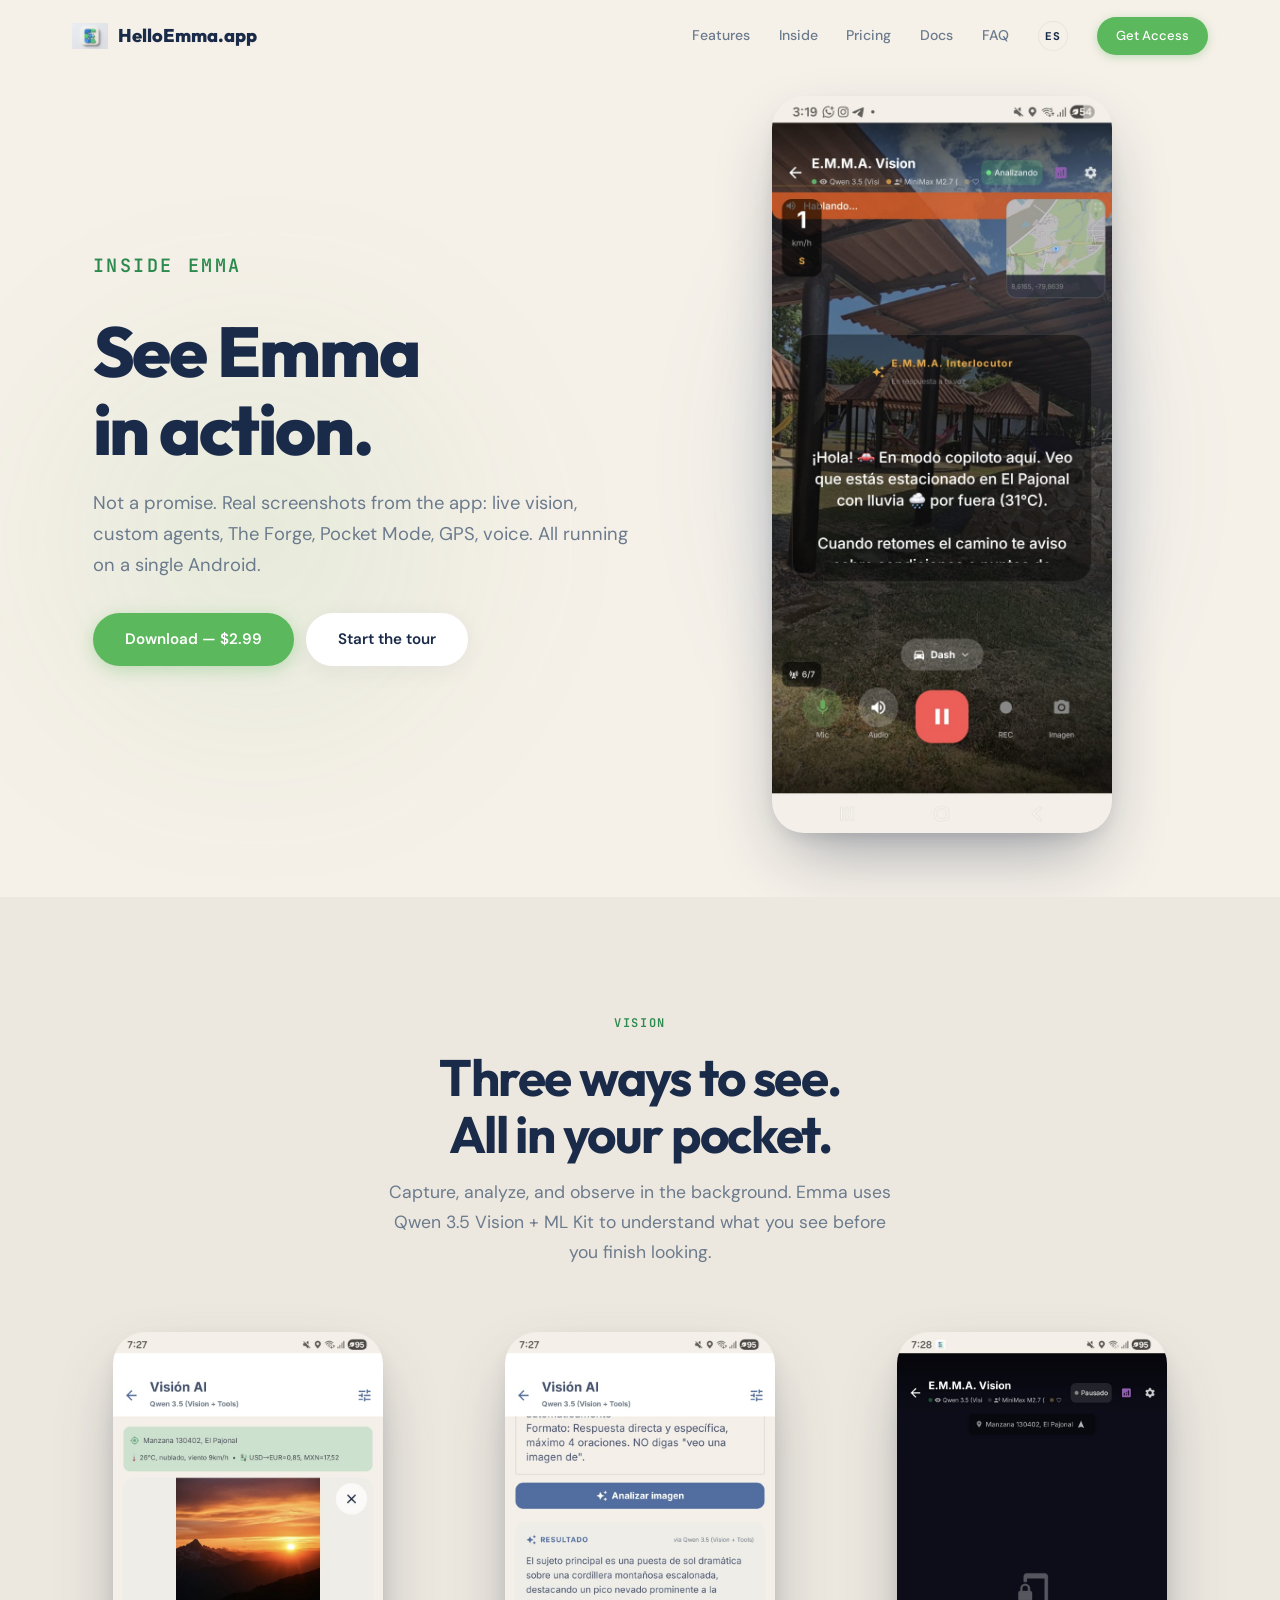
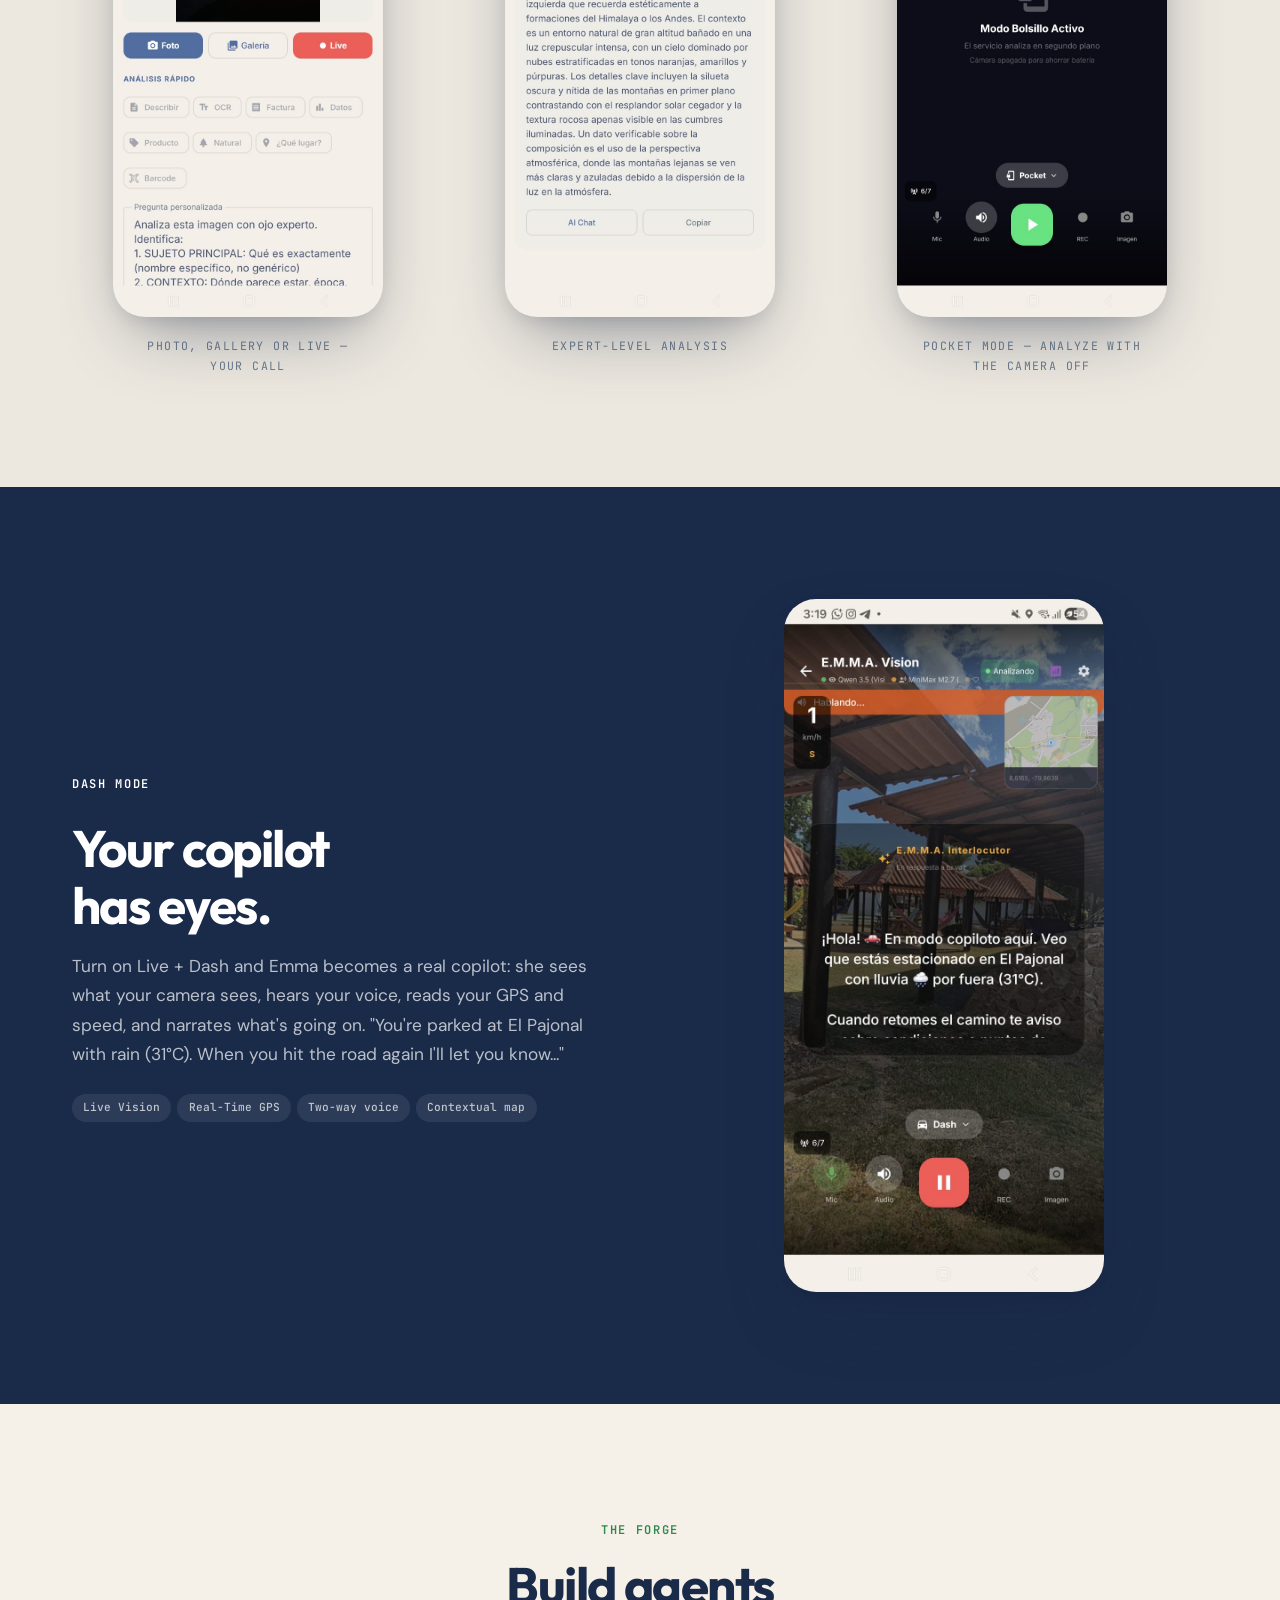
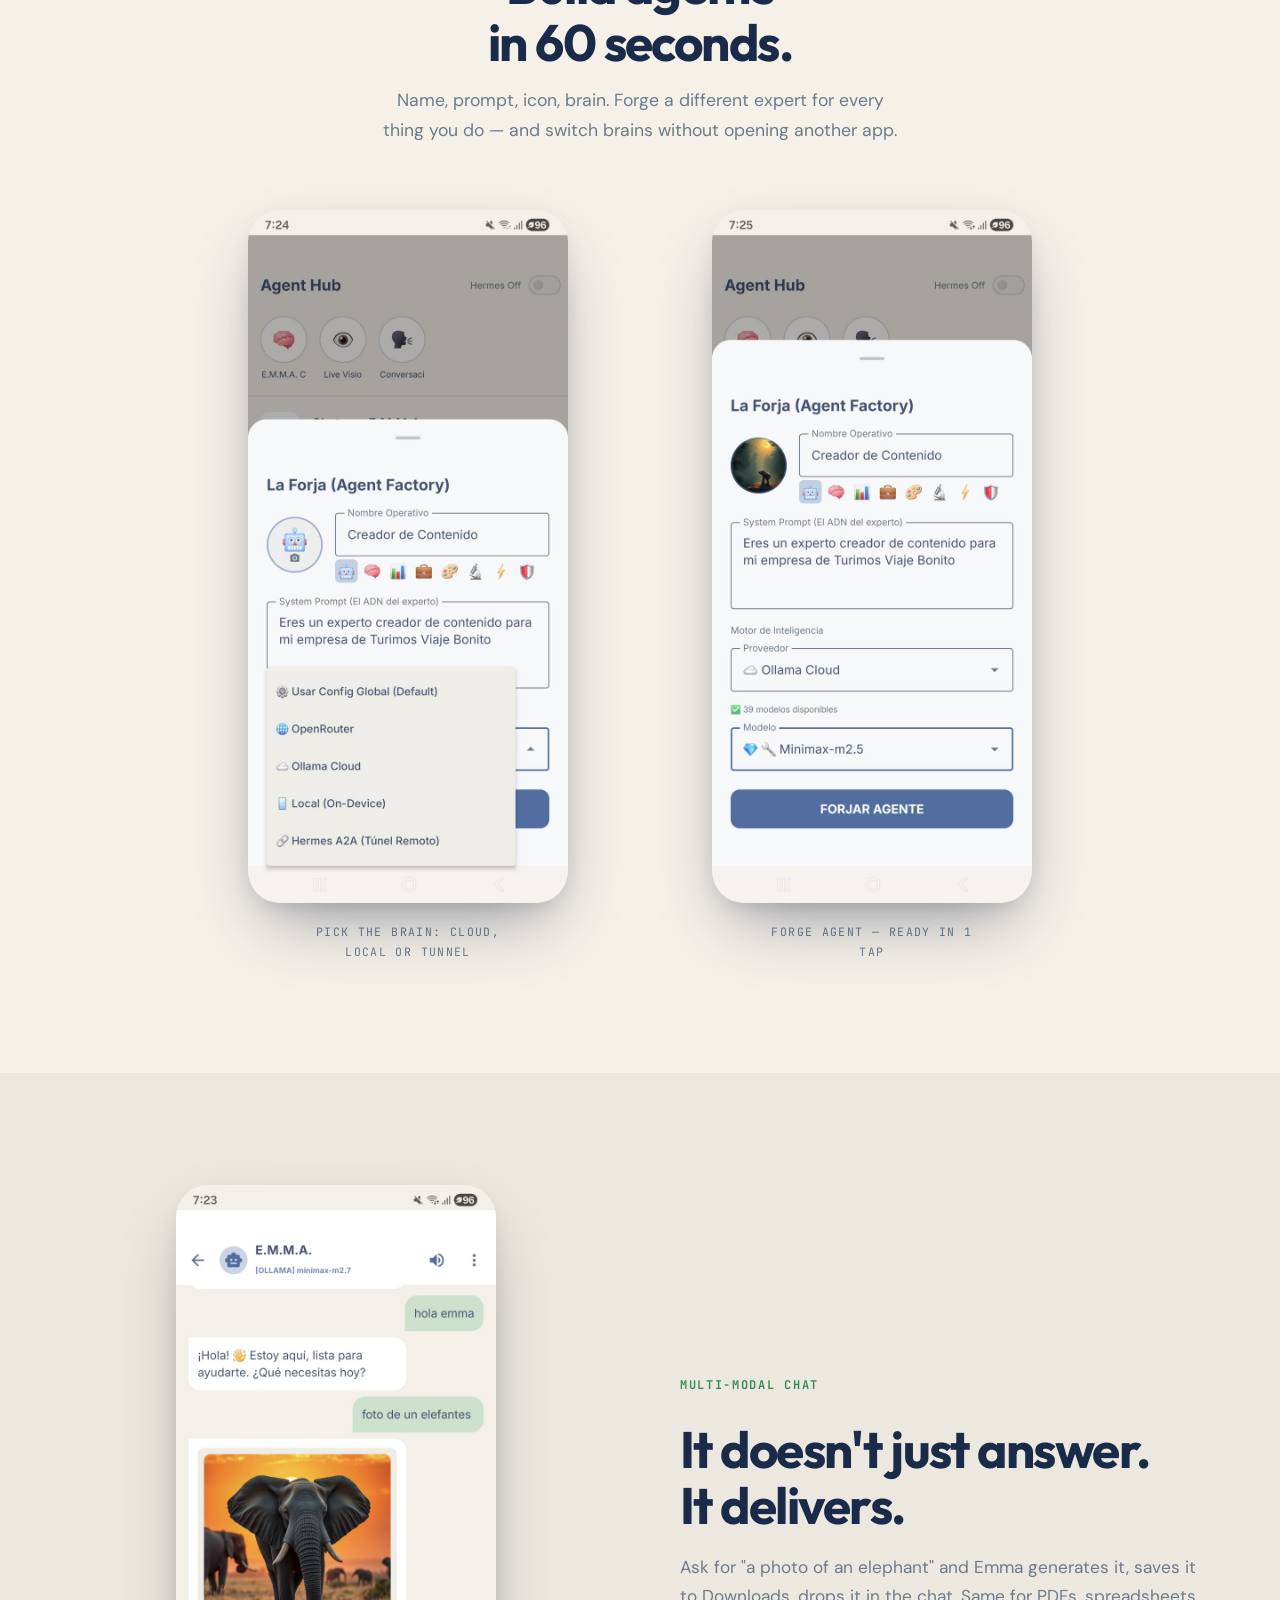
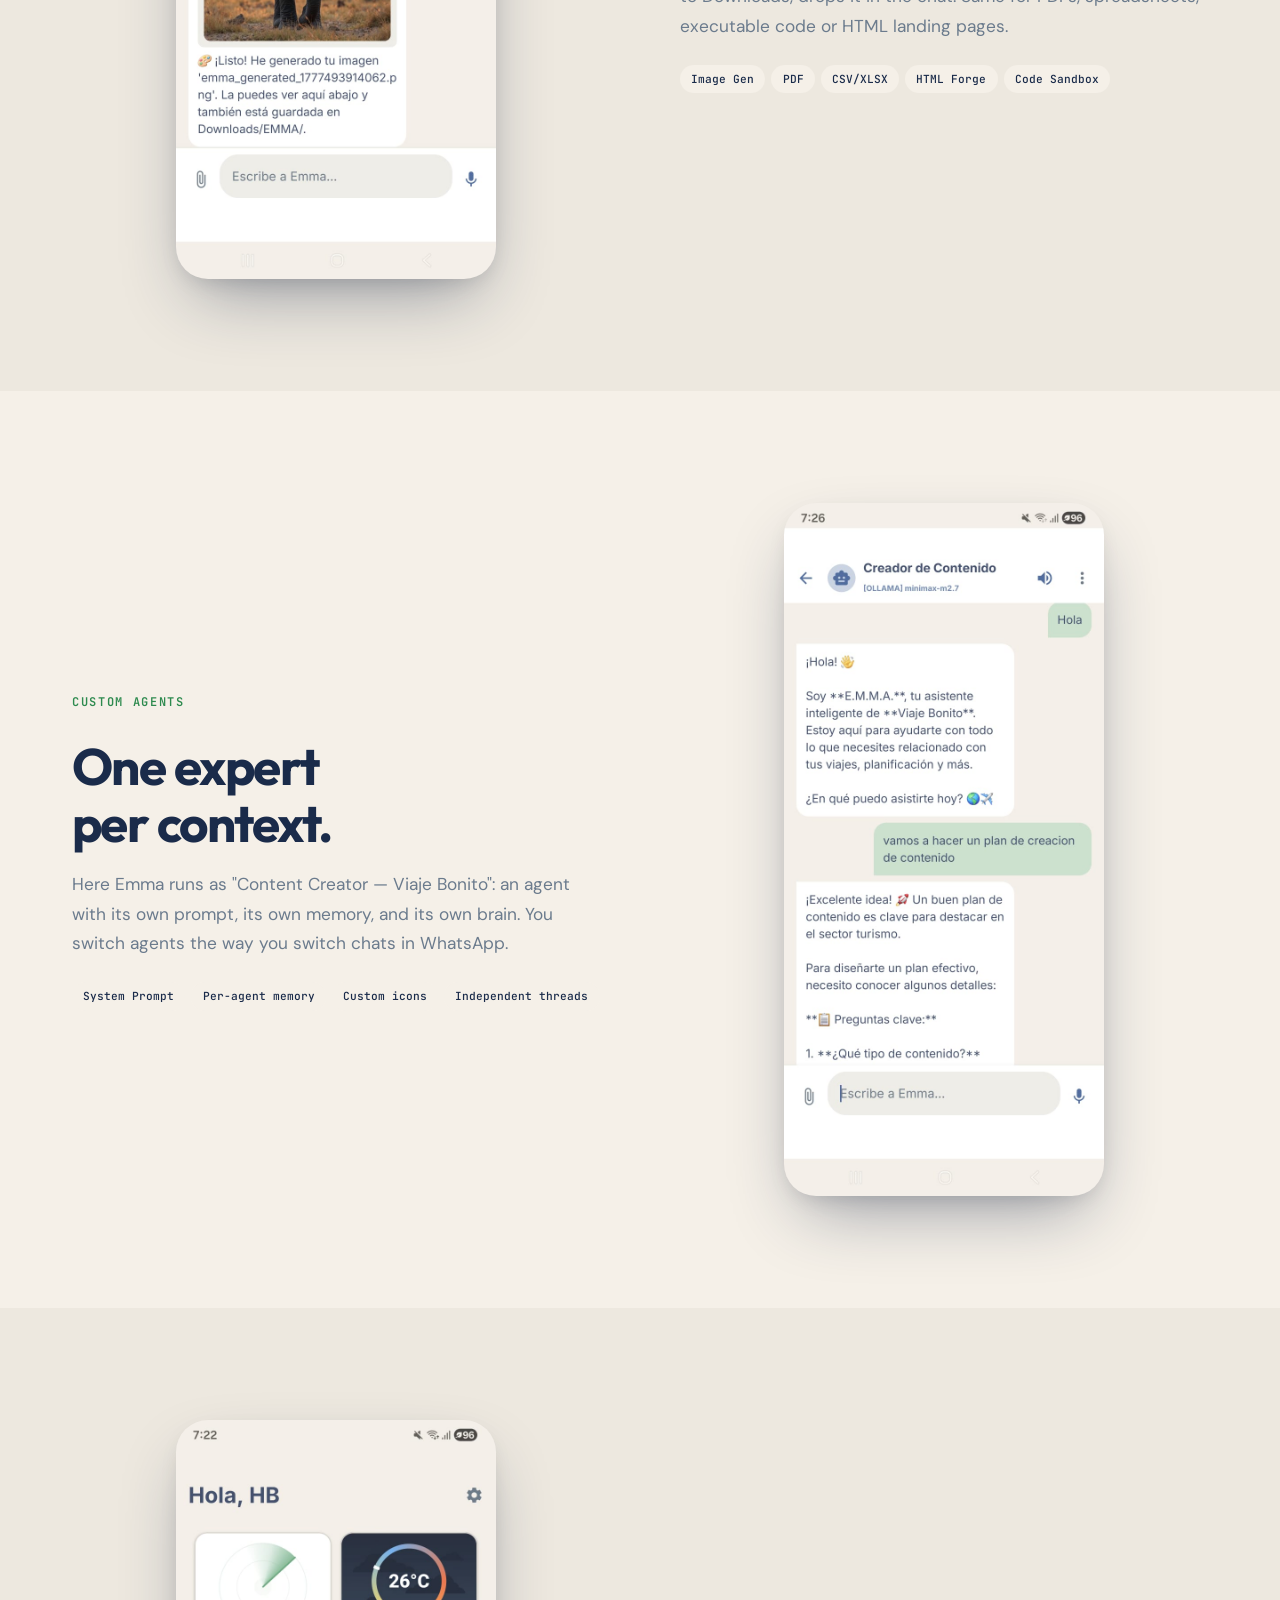
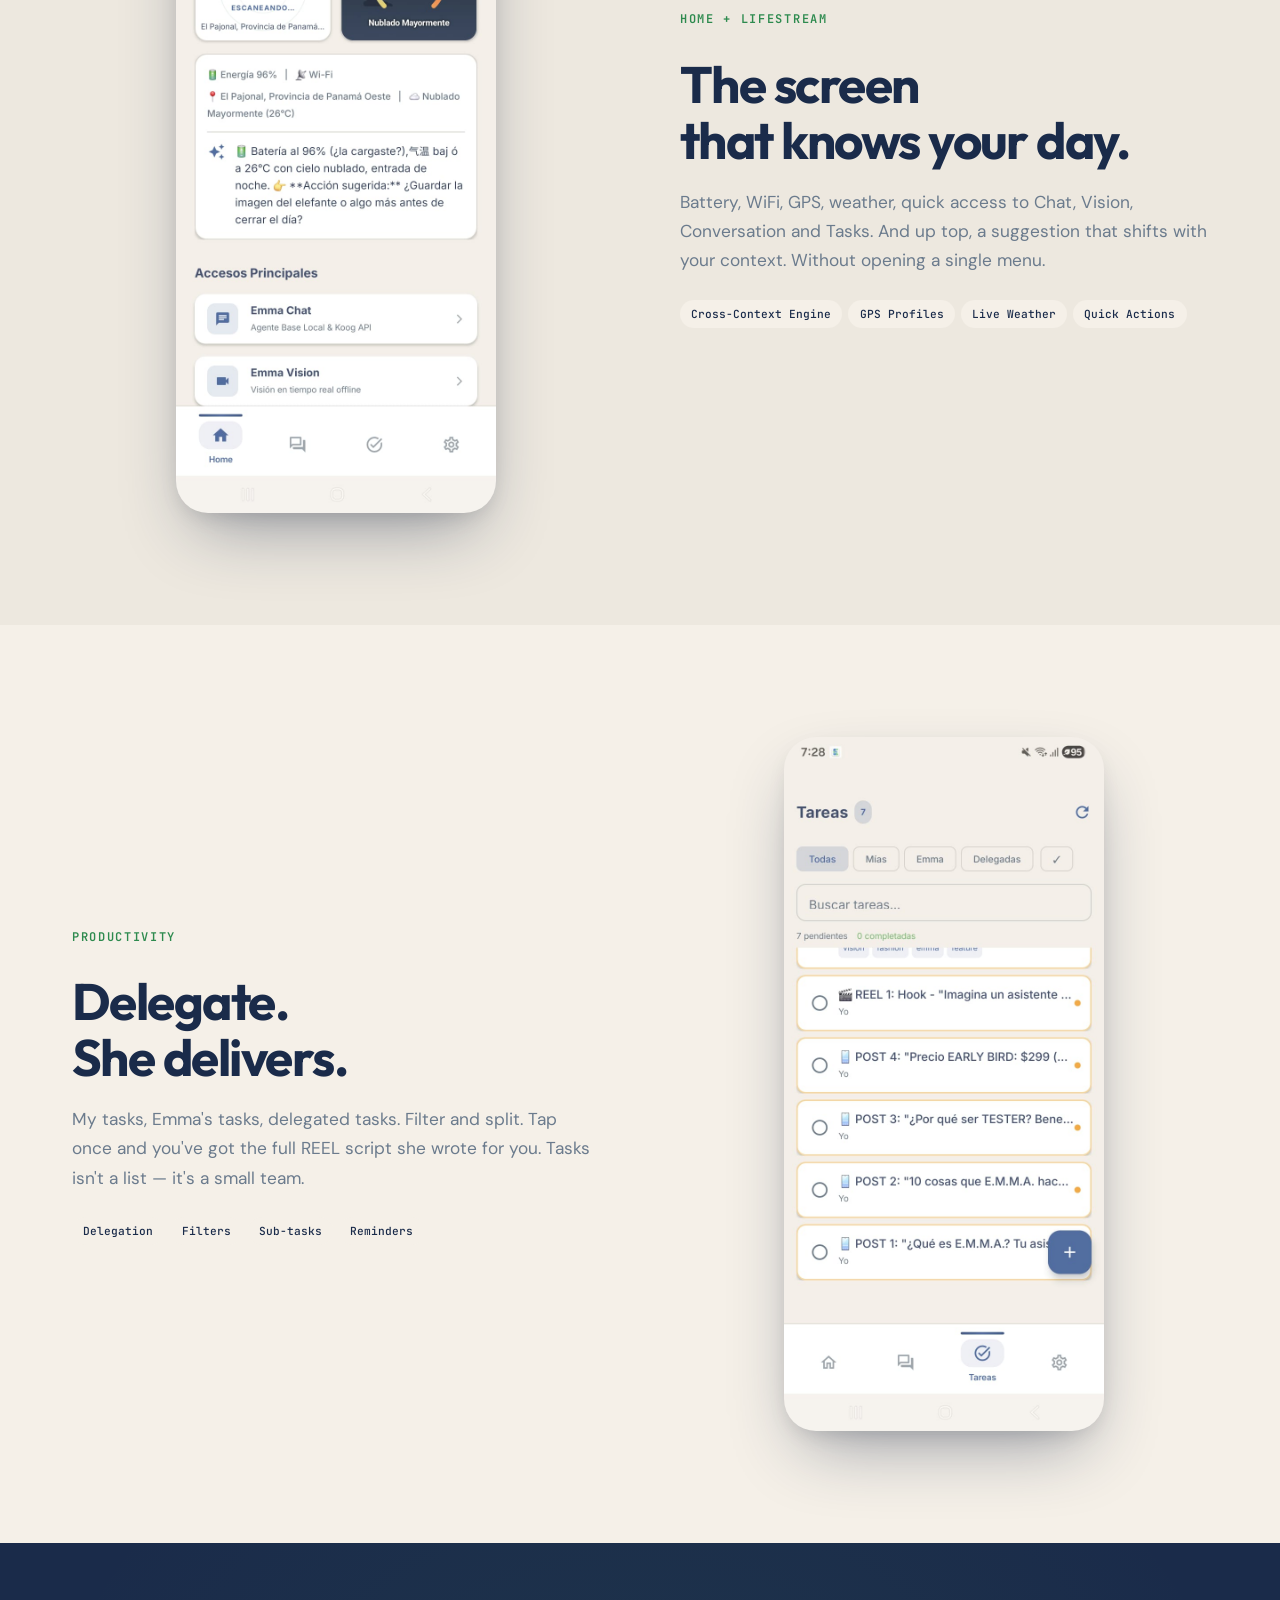
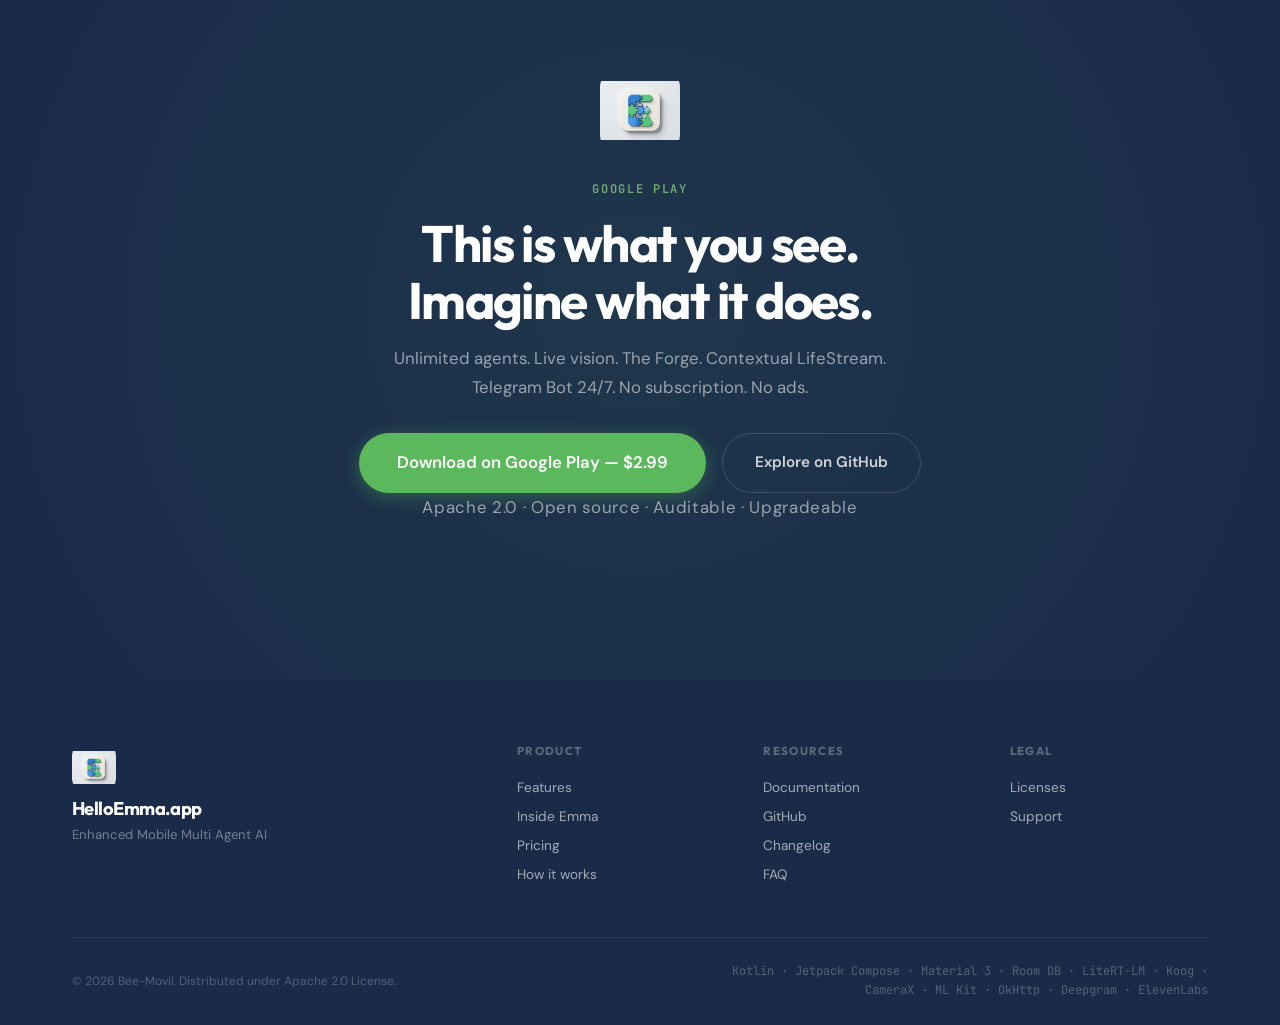
<file: showcase.html>
<!DOCTYPE html>
<html lang="es">
<head>
  <meta charset="UTF-8">
  <meta name="viewport" content="width=device-width, initial-scale=1.0">
  <title>Inside Emma — HelloEmma.app</title>
  <meta name="description" content="Mira E.M.M.A. AI en accion: vision en vivo, La Forja, agentes custom, modo bolsillo y mas. Capturas reales del asistente multi-agente para Android.">
  <meta name="theme-color" content="#F5F0E8">
  <link rel="icon" type="image/png" href="assets/favicon.png">
  <link rel="preconnect" href="https://fonts.googleapis.com">
  <link rel="preconnect" href="https://fonts.gstatic.com" crossorigin>
  <link href="https://fonts.googleapis.com/css2?family=JetBrains+Mono:wght@400;500;600&family=Outfit:wght@400;600;700;800&family=DM+Sans:ital,wght@0,400;0,500;0,600;1,400&display=swap" rel="stylesheet">
  <link rel="stylesheet" href="css/v2.css">
</head>
<body>

  <!-- NAV -->
  <nav class="nav" id="nav">
    <div class="nav-inner">
      <a href="index.html#hero" class="nav-logo">
        <img src="assets/emma-icon.png" alt="E.M.M.A. AI">
        <span>HelloEmma.app</span>
      </a>
      <div class="nav-links" id="nav-links">
        <a href="index.html#features">Capacidades</a>
        <a href="showcase.html">Inside</a>
        <a href="index.html#pricing">Planes</a>
        <a href="docs.html">Docs</a>
        <a href="index.html#faq">FAQ</a>
        <a href="en/showcase.html" class="lang-toggle" title="Switch to English">EN</a>
        <a href="index.html#cta" class="nav-cta">Obtener Acceso</a>
      </div>
      <button class="nav-mobile-toggle" id="nav-toggle" aria-label="Abrir menu">
        <span></span><span></span><span></span>
      </button>
    </div>
  </nav>

  <!-- HERO -->
  <section class="ss-hero" id="hero">
    <div class="ss-hero-inner">
      <div class="ss-hero-text">
        <p class="hero-eyebrow anim-up d1">Inside Emma</p>
        <h1 class="anim-up d2">Mira a Emma<br>en accion.</h1>
        <p class="anim-up d3">No es una promesa. Son capturas reales de la app: vision en vivo, agentes custom, La Forja, modo bolsillo, GPS, voz. Todo corriendo en un Android.</p>
        <div class="hero-ctas anim-up d4">
          <a href="index.html#cta" class="btn btn-primary">Descargar — $2.99</a>
          <a href="#vision" class="btn btn-ghost">Empezar el tour</a>
        </div>
      </div>
      <div class="ss-hero-visual anim-up d4">
        <img src="assets/screenshots/vision-live-dash.jpg" class="shot shot-hero" alt="E.M.M.A. Vision en modo Dash con copiloto en vivo">
      </div>
    </div>
  </section>

  <!-- VISION TRIPTYCH -->
  <section class="ss-section alt" id="vision">
    <div class="container">
      <div class="section-header reveal">
        <span class="eyebrow">Vision</span>
        <h2>Tres formas de ver.<br>Todas en tu bolsillo.</h2>
        <p>Captura, analiza y observa en segundo plano. Emma usa Qwen 3.5 Vision + ML Kit para entender lo que ves antes de que termines de mirarlo.</p>
      </div>
      <div class="ss-triptych">
        <div class="ss-card reveal d1">
          <img src="assets/screenshots/vision-setup.jpg" class="shot" alt="Vision AI con imagen cargada y boton Live">
          <p class="ss-caption">Foto, galeria o LIVE — tu eliges</p>
        </div>
        <div class="ss-card reveal d2">
          <img src="assets/screenshots/vision-result.jpg" class="shot" alt="Resultado de analisis Vision AI con detalles del sujeto">
          <p class="ss-caption">Analisis con ojo experto</p>
        </div>
        <div class="ss-card reveal d3">
          <img src="assets/screenshots/vision-pocket.jpg" class="shot" alt="Modo Bolsillo con camara apagada">
          <p class="ss-caption">Pocket Mode — analiza con la camara apagada</p>
        </div>
      </div>
    </div>
  </section>

  <!-- VISION LIVE DASH FEATURE -->
  <section class="ss-section dark">
    <div class="container">
      <div class="ss-row">
        <div class="ss-text reveal-left">
          <span class="eyebrow">Modo Dash</span>
          <h2>Tu copiloto<br>tiene ojos.</h2>
          <p>Activa Live + Dash y Emma se vuelve un copiloto real: ve lo que tu camara ve, escucha tu voz, lee tu GPS y velocidad, y narra lo que pasa. "Estas estacionado en El Pajonal con lluvia (31°C). Cuando retomes el camino te aviso..."</p>
          <div class="pills pills-dark">
            <span>Live Vision</span><span>GPS Real-Time</span><span>Voz bidireccional</span><span>Mapa contextual</span>
          </div>
        </div>
        <div class="ss-visual reveal-right">
          <img src="assets/screenshots/vision-live-dash.jpg" class="shot" alt="Vision LIVE en modo Dash con voz y GPS">
        </div>
      </div>
    </div>
  </section>

  <!-- LA FORJA PAIR -->
  <section class="ss-section">
    <div class="container">
      <div class="section-header reveal">
        <span class="eyebrow">La Forja</span>
        <h2>Crea agentes<br>en 60 segundos.</h2>
        <p>Nombre, prompt, icono, cerebro. Forja un experto distinto para cada cosa que haces — y cambia de cerebro sin abrir otra app.</p>
      </div>
      <div class="ss-pair">
        <div class="ss-card reveal d1">
          <img src="assets/screenshots/forja-brain.jpg" class="shot" alt="La Forja con selector de cerebro abierto: OpenRouter, Ollama Cloud, Local, Hermes A2A">
          <p class="ss-caption">Elige el cerebro: cloud, local o tunel</p>
        </div>
        <div class="ss-card reveal d2">
          <img src="assets/screenshots/forja-final.jpg" class="shot" alt="La Forja completa con Ollama Cloud y boton Forjar Agente">
          <p class="ss-caption">Forjar agente — listo en 1 tap</p>
        </div>
      </div>
    </div>
  </section>

  <!-- CHAT MULTIMODAL -->
  <section class="ss-section alt">
    <div class="container">
      <div class="ss-row reverse">
        <div class="ss-text reveal-right">
          <span class="eyebrow">Chat multi-modal</span>
          <h2>No solo responde.<br>Entrega.</h2>
          <p>Pidele "una foto de un elefante" y la genera, la guarda en Downloads y la deja en el chat. Lo mismo con PDFs, hojas de calculo, codigo ejecutable o landing pages HTML.</p>
          <div class="pills">
            <span>Image Gen</span><span>PDF</span><span>CSV/XLSX</span><span>HTML Forge</span><span>Code Sandbox</span>
          </div>
        </div>
        <div class="ss-visual reveal-left">
          <img src="assets/screenshots/chat-image-gen.jpg" class="shot" alt="Chat con Emma generando imagen de un elefante">
        </div>
      </div>
    </div>
  </section>

  <!-- CUSTOM AGENT -->
  <section class="ss-section">
    <div class="container">
      <div class="ss-row">
        <div class="ss-text reveal-left">
          <span class="eyebrow">Agentes custom</span>
          <h2>Un experto<br>por contexto.</h2>
          <p>Aqui Emma corre como "Creador de Contenido — Viaje Bonito": un agente con su propio prompt, su propia memoria y su propio cerebro. Cambias de agente como cambias de chat en WhatsApp.</p>
          <div class="pills">
            <span>System Prompt</span><span>Memoria por agente</span><span>Iconos custom</span><span>Threads independientes</span>
          </div>
        </div>
        <div class="ss-visual reveal-right">
          <img src="assets/screenshots/chat-custom-agent.jpg" class="shot" alt="Chat con agente Creador de Contenido planificando turismo">
        </div>
      </div>
    </div>
  </section>

  <!-- HOME / LIFESTREAM -->
  <section class="ss-section alt">
    <div class="container">
      <div class="ss-row reverse">
        <div class="ss-text reveal-right">
          <span class="eyebrow">Home + LifeStream</span>
          <h2>La pantalla<br>que sabe tu dia.</h2>
          <p>Bateria, WiFi, GPS, clima, accesos rapidos a Chat, Vision, Conversacion y Tareas. Y arriba, una sugerencia que cambia con tu contexto. Sin abrir un solo menu.</p>
          <div class="pills">
            <span>Cross-Context Engine</span><span>GPS Profiles</span><span>Weather Live</span><span>Quick Actions</span>
          </div>
        </div>
        <div class="ss-visual reveal-left">
          <img src="assets/screenshots/home-dashboard.jpg" class="shot" alt="Pantalla Home con saludo, scanning, weather y accesos principales">
        </div>
      </div>
    </div>
  </section>

  <!-- TASKS -->
  <section class="ss-section">
    <div class="container">
      <div class="ss-row">
        <div class="ss-text reveal-left">
          <span class="eyebrow">Productividad</span>
          <h2>Le delegas<br>y te rinde.</h2>
          <p>Tareas mias, tareas de Emma, tareas delegadas. Filtras y separas. Un tap y abres el guion completo del REEL que te escribio. Tareas no es una lista — es un pequeno equipo.</p>
          <div class="pills">
            <span>Delegacion</span><span>Filtros</span><span>Sub-tareas</span><span>Recordatorios</span>
          </div>
        </div>
        <div class="ss-visual reveal-right">
          <img src="assets/screenshots/tasks-list.jpg" class="shot" alt="Pantalla Tareas con filtros y lista de tareas delegadas">
        </div>
      </div>
    </div>
  </section>

  <!-- FINAL CTA -->
  <section class="final-cta" id="cta">
    <div class="container">
      <div class="cta-inner reveal">
        <img src="assets/emma-icon.png" class="cta-logo" alt="E.M.M.A. AI">
        <span class="eyebrow">Google Play</span>
        <h2>Esto es lo que ves.<br>Imagina lo que hace.</h2>
        <p>Agentes ilimitados. Vision en vivo. La Forja. LifeStream contextual. Telegram Bot 24/7. Sin suscripcion. Sin publicidad.</p>
        <div class="cta-btns">
          <a href="https://play.google.com/store/apps/details?id=com.beemovil.emma" class="btn btn-primary btn-lg" target="_blank">Descargar en Google Play — $2.99</a>
          <a href="https://github.com/lumenai17-ui/E.M.M.A-AI" class="btn btn-ghost-light" target="_blank">Explorar en GitHub</a>
        </div>
        <p class="cta-micro">Apache 2.0 · Codigo abierto · Auditable · Actualizable</p>
      </div>
    </div>
  </section>

  <!-- FOOTER -->
  <footer class="footer">
    <div class="container">
      <div class="footer-grid">
        <div class="footer-brand">
          <img src="assets/emma-icon.png" alt="" class="footer-logo">
          <h3>HelloEmma.app</h3>
          <p>Enhanced Mobile Multi Agent AI</p>
        </div>
        <div class="footer-col">
          <h4>Producto</h4>
          <a href="index.html#features">Capacidades</a>
          <a href="showcase.html">Inside Emma</a>
          <a href="index.html#pricing">Planes</a>
          <a href="index.html#how">Como funciona</a>
        </div>
        <div class="footer-col">
          <h4>Recursos</h4>
          <a href="docs.html">Documentacion</a>
          <a href="https://github.com/lumenai17-ui/E.M.M.A-AI" target="_blank" rel="noopener">GitHub</a>
          <a href="https://github.com/lumenai17-ui/E.M.M.A-AI/releases" target="_blank" rel="noopener">Changelog</a>
          <a href="index.html#faq">FAQ</a>
        </div>
        <div class="footer-col">
          <h4>Legal</h4>
          <a href="licenses.html">Licencias</a>
          <a href="mailto:hb@bee-smart.ai">Soporte</a>
        </div>
      </div>
      <div class="footer-bottom">
        <p>&copy; 2026 Bee-Movil. Distribuido bajo Licencia Apache 2.0.</p>
        <p class="footer-tech">Kotlin · Jetpack Compose · Material 3 · Room DB · LiteRT-LM · Koog · CameraX · ML Kit · OkHttp · Deepgram · ElevenLabs</p>
      </div>
    </div>
  </footer>

  <script src="js/v2.js"></script>
</body>
</html>
</file>
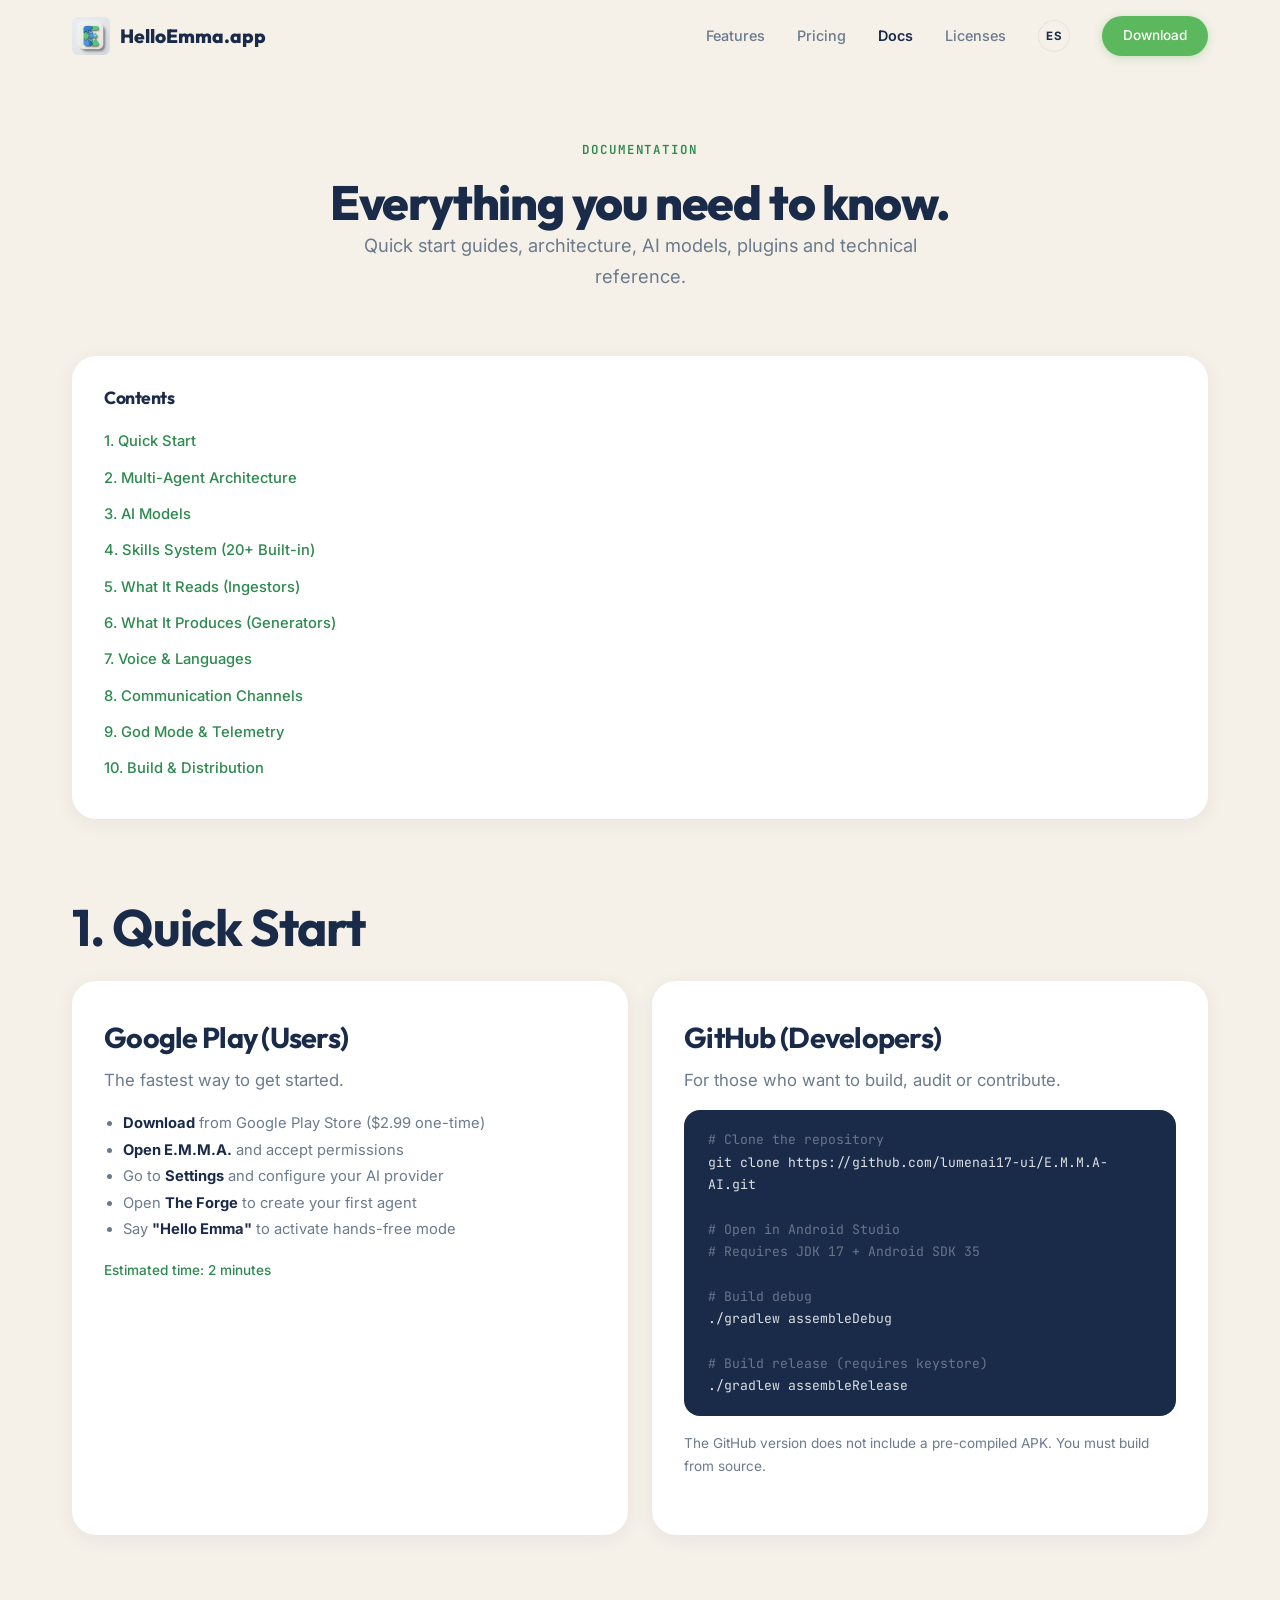
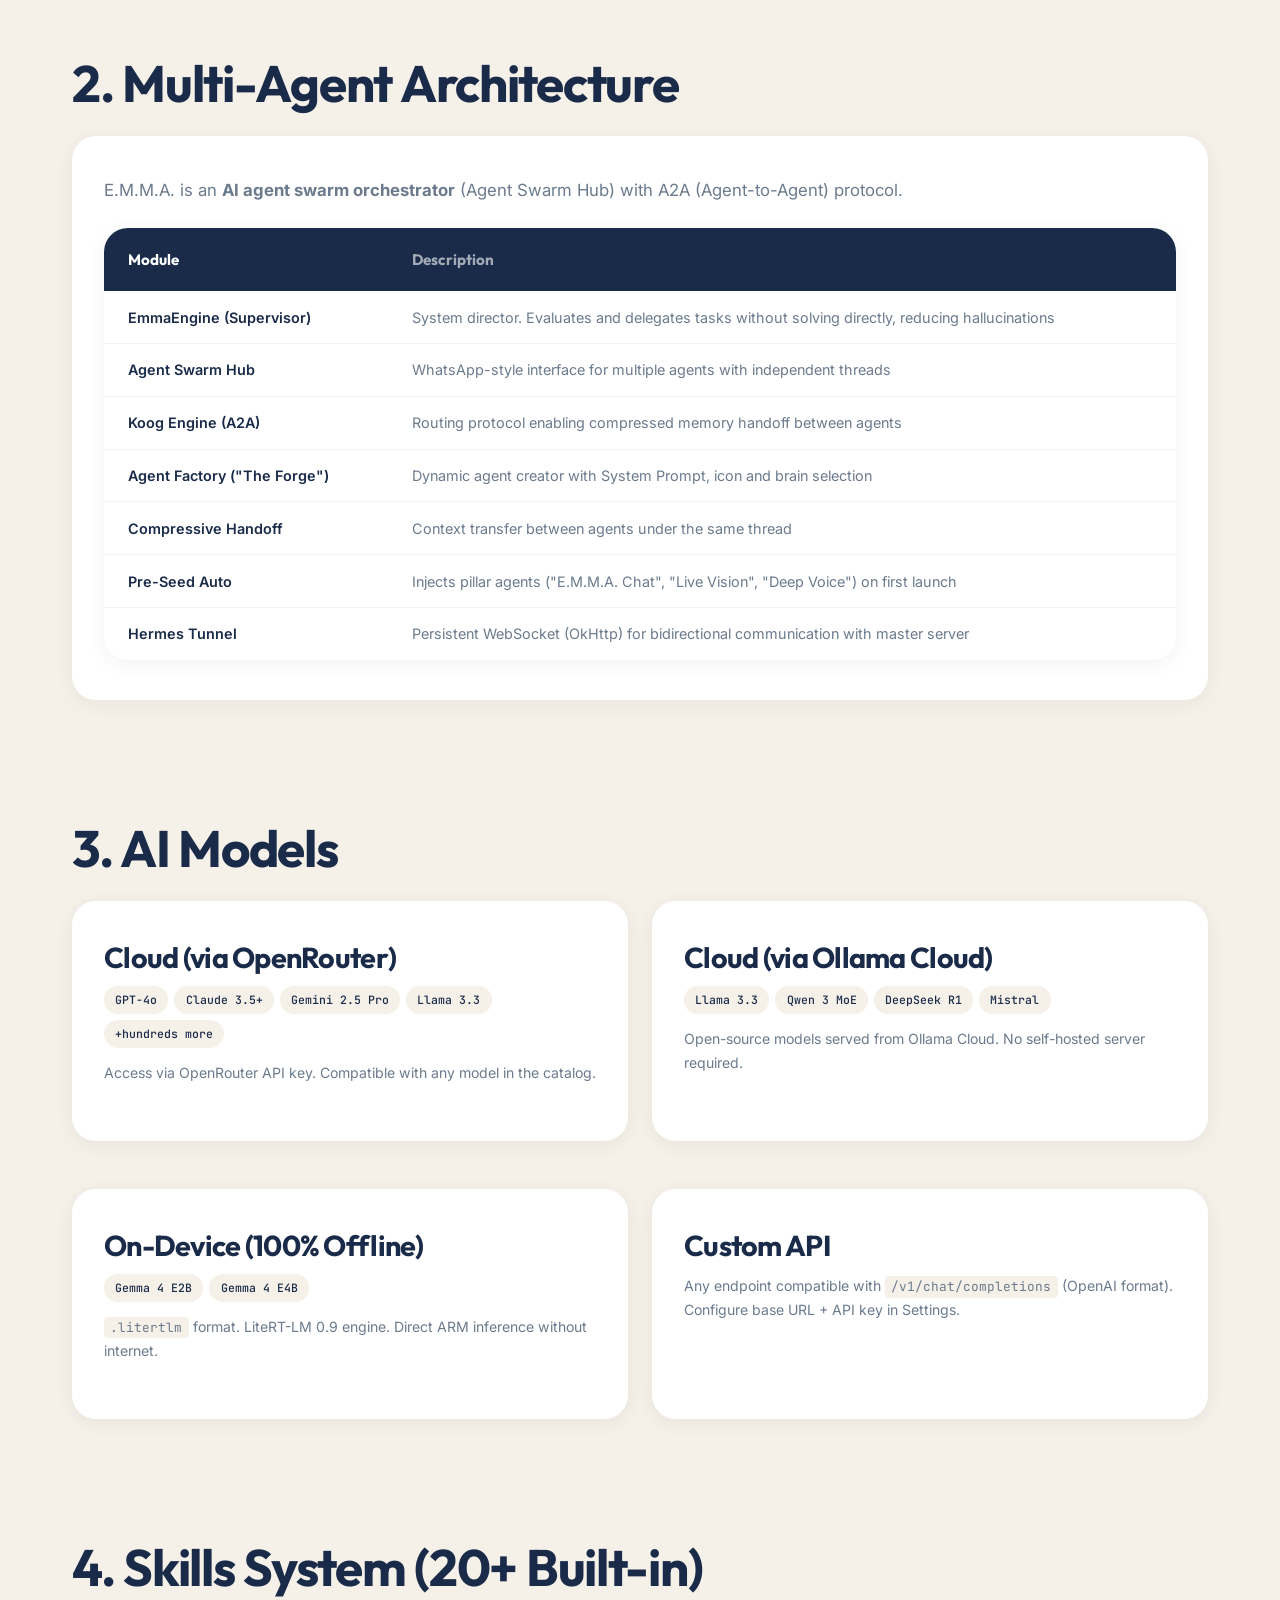
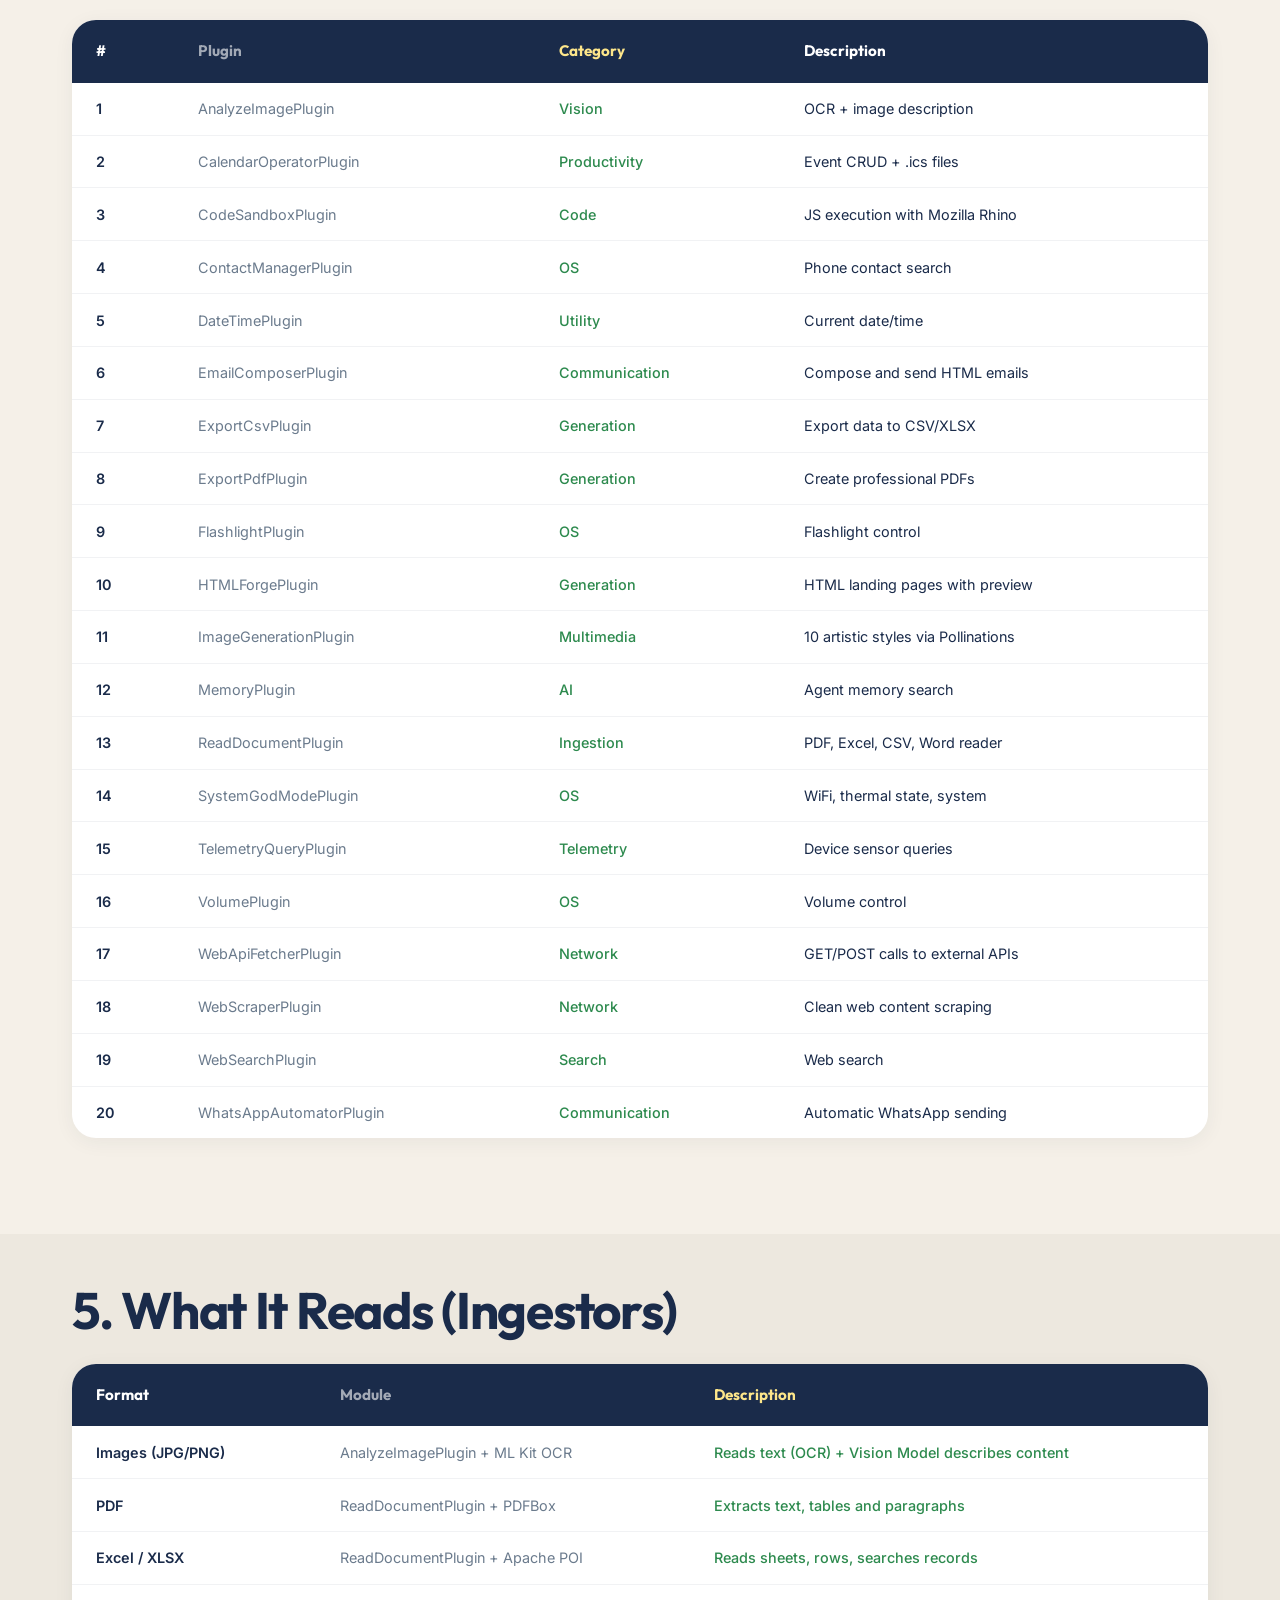
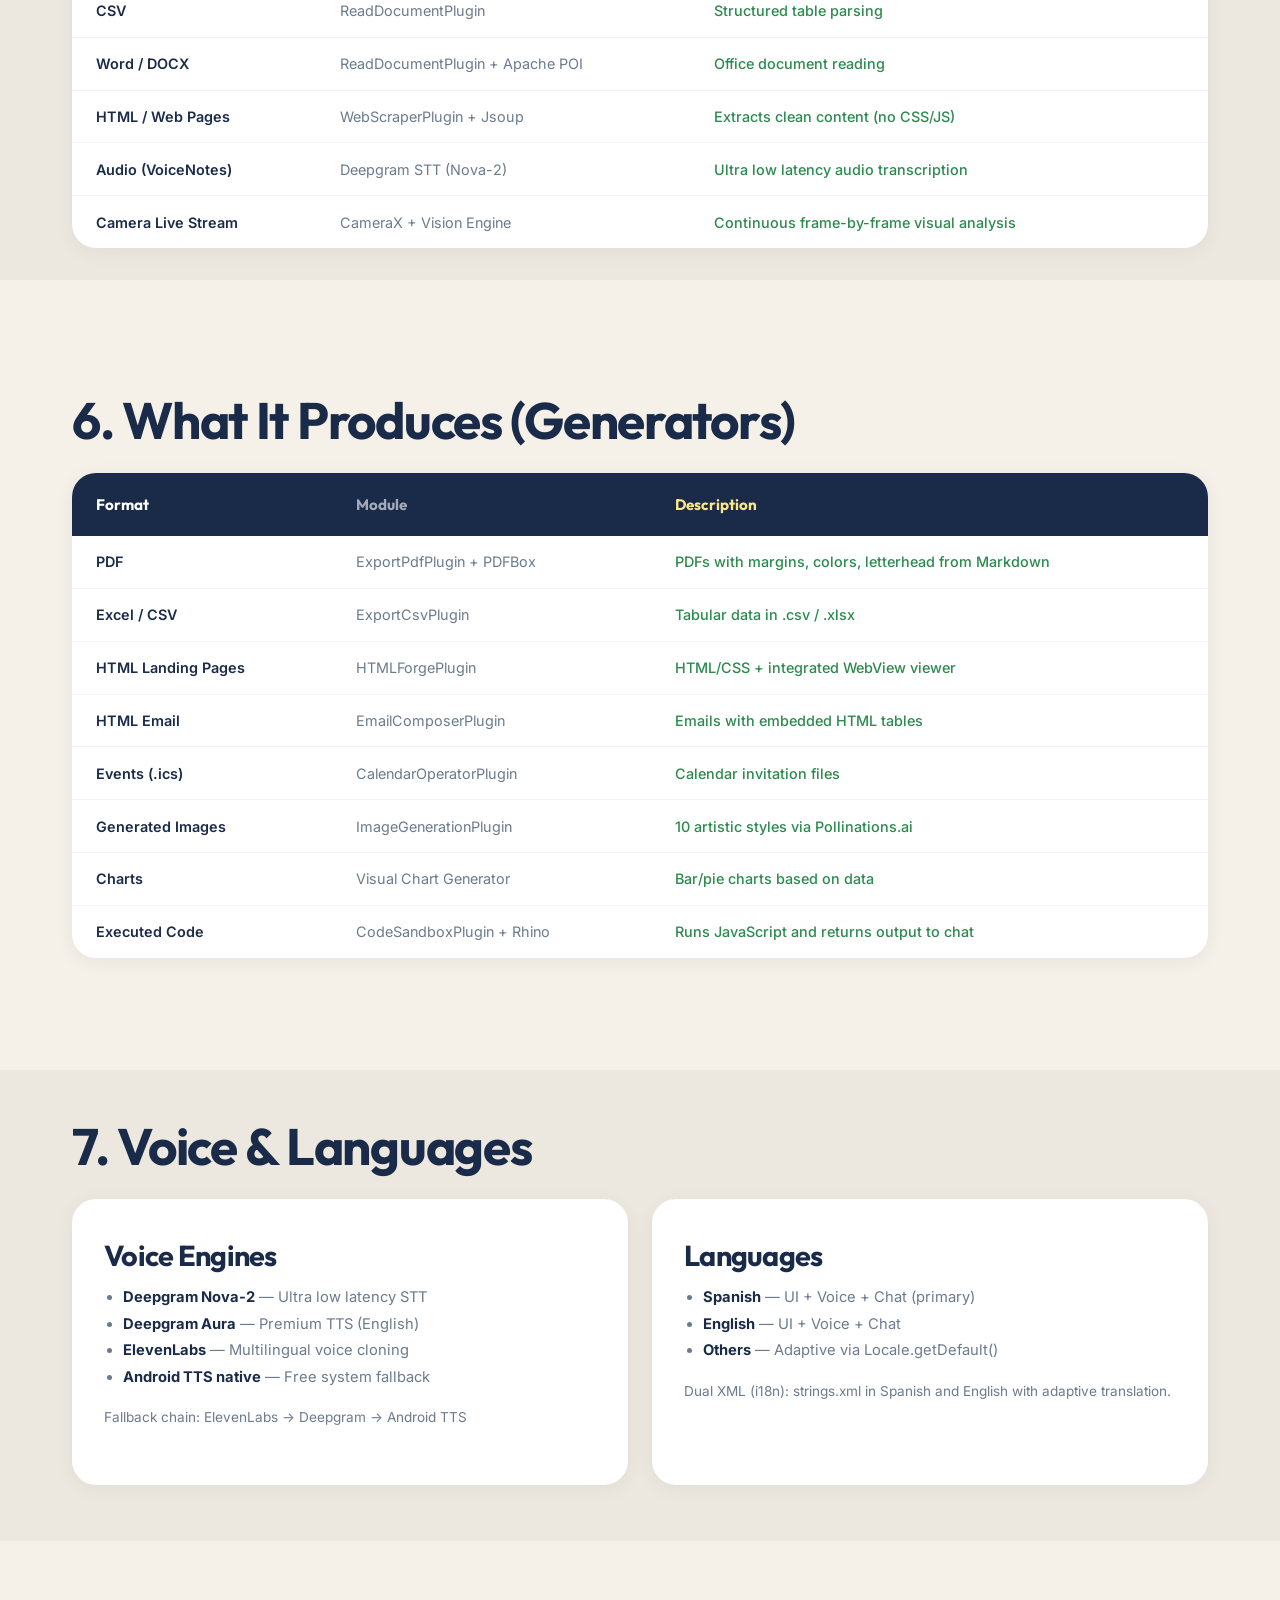
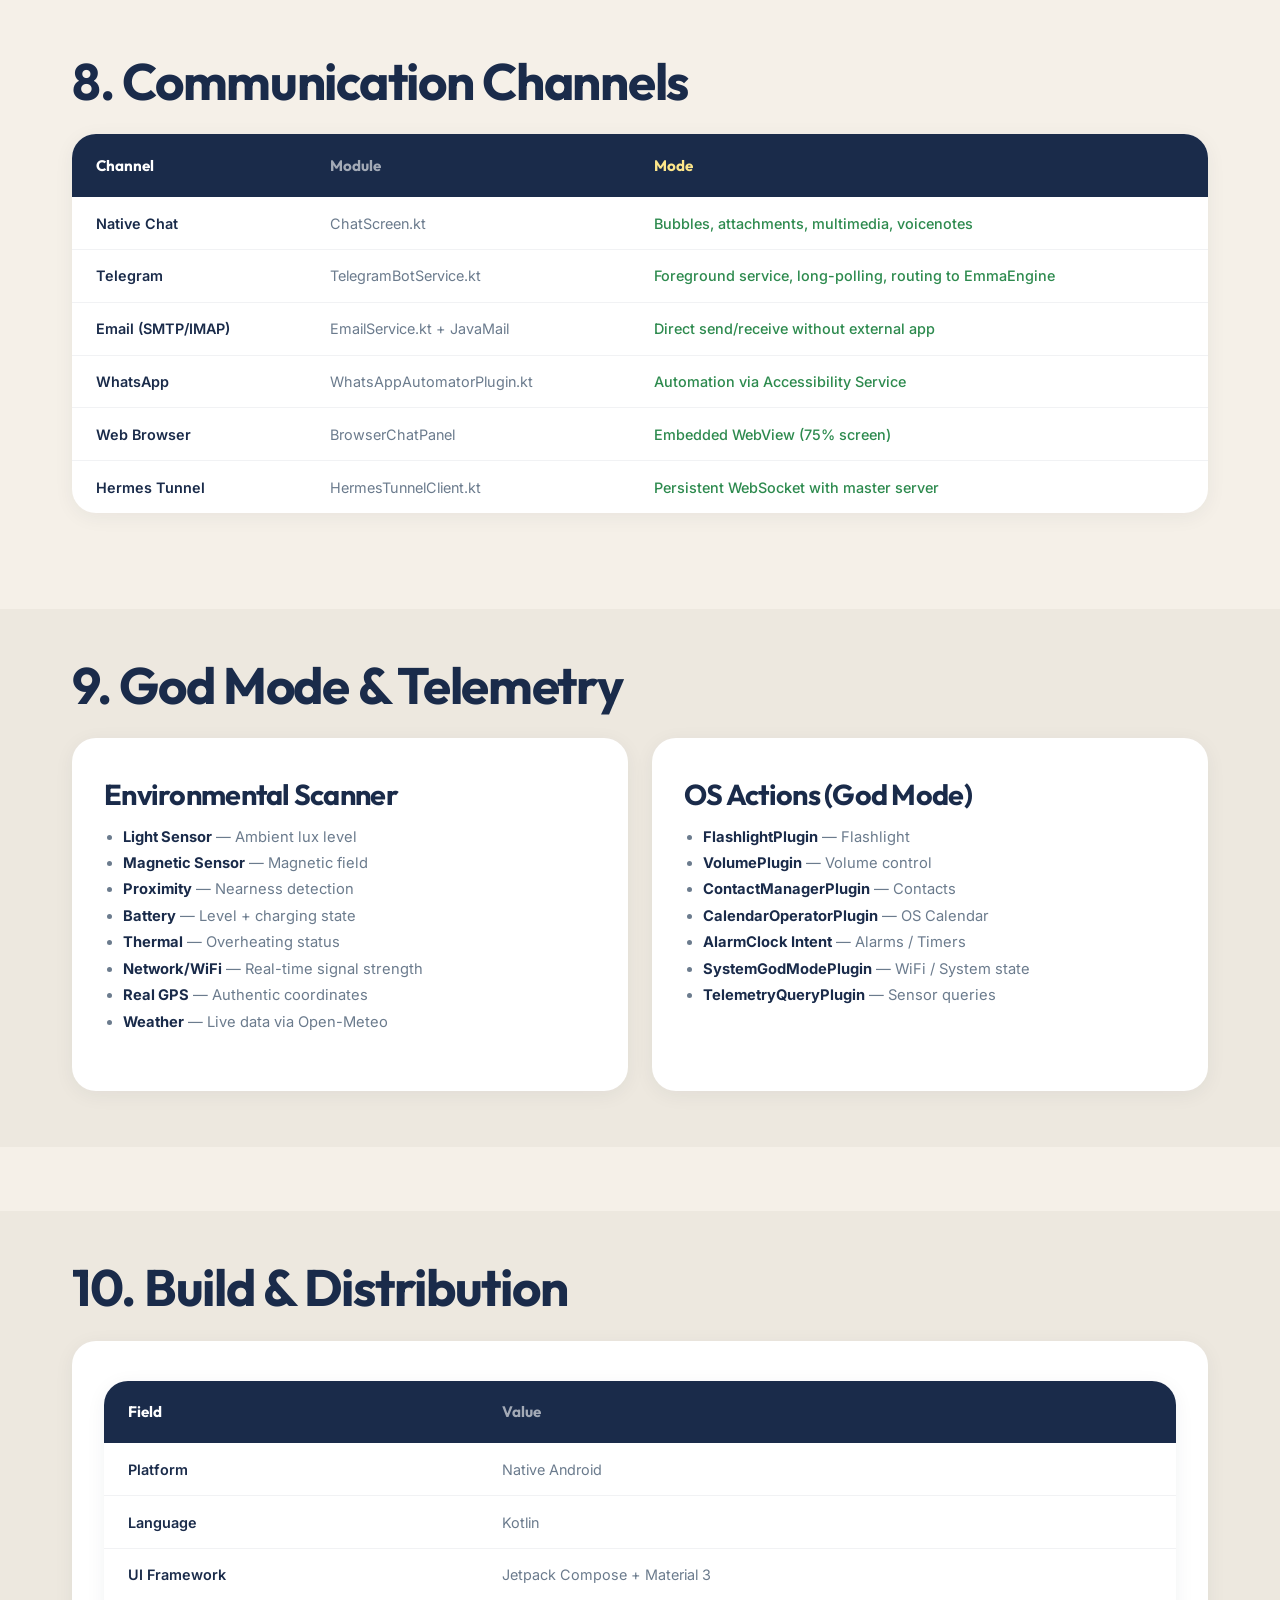
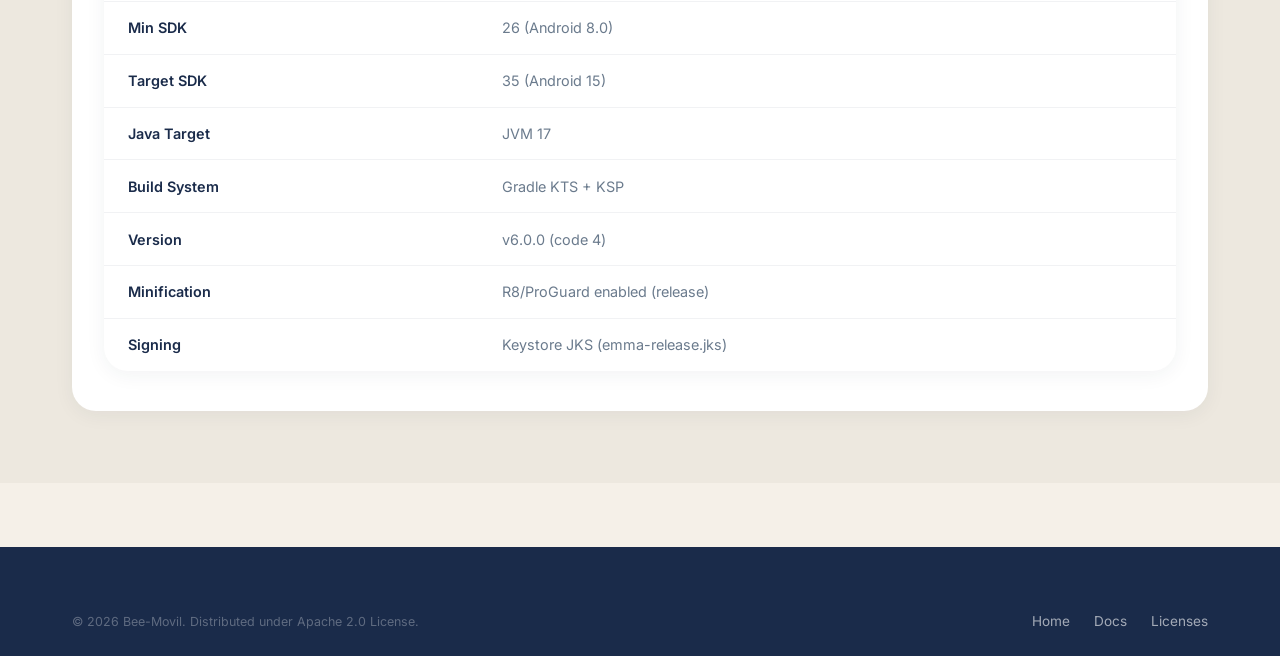
<file: en/docs.html>
<!DOCTYPE html>
<html lang="en">
<head>
  <meta charset="UTF-8">
  <meta name="viewport" content="width=device-width, initial-scale=1.0">
  <title>Documentation — HelloEmma.app</title>
  <meta name="description" content="Technical documentation and quick start guide for E.M.M.A. AI — Enhanced Mobile Multi Agent AI for Android.">
  <meta name="theme-color" content="#F5F0E8">
  <link rel="icon" type="image/png" href="../assets/favicon.png">
  <link rel="apple-touch-icon" href="../assets/favicon.png">
  <link rel="preconnect" href="https://fonts.googleapis.com">
  <link rel="preconnect" href="https://fonts.gstatic.com" crossorigin>
  <link href="https://fonts.googleapis.com/css2?family=Inter:wght@400;500;600&family=JetBrains+Mono:wght@400;500;600&family=Outfit:wght@600;700;800&display=swap" rel="stylesheet">
  <link rel="stylesheet" href="../css/style.css?v=20260415b">
  <style>
    .doc-section { margin-bottom: 4rem; }
    .doc-card { background: var(--white); border-radius: var(--radius-lg); padding: 2.5rem 2rem; box-shadow: var(--shadow-soft); margin-bottom: 1.5rem; }
    .doc-card h3 { margin-bottom: 0.8rem; }
    .doc-card p { margin-bottom: 1rem; }
    .doc-card ul { padding-left: 1.2rem; margin-bottom: 1rem; }
    .doc-card ul li { font-size: 0.92rem; color: var(--muted); line-height: 1.8; list-style: disc; }
    .doc-card ul li strong { color: var(--navy); }
    .code-block { background: var(--navy); color: rgba(255,255,255,0.85); font-family: var(--font-mono); font-size: 0.82rem; padding: 1.2rem 1.5rem; border-radius: var(--radius-md); overflow-x: auto; line-height: 1.7; margin: 1rem 0; }
    .code-block .comment { color: rgba(255,255,255,0.35); }
    .doc-grid { display: grid; grid-template-columns: 1fr 1fr; gap: 1.5rem; }
    @media (max-width: 768px) { .doc-grid { grid-template-columns: 1fr; } }
    .doc-pill-row { display: flex; flex-wrap: wrap; gap: 6px; margin: 0.8rem 0; }
    .toc { background: var(--white); border-radius: var(--radius-lg); padding: 2rem; box-shadow: var(--shadow-soft); margin-bottom: 3rem; }
    .toc h3 { margin-bottom: 1rem; font-size:1.1rem; }
    .toc a { display: block; padding: 0.4rem 0; font-size: 0.92rem; color: var(--green-dark); font-weight: 500; transition: color var(--duration-fast); }
    .toc a:hover { color: var(--navy); }
  </style>
</head>
<body>

  <nav class="nav scrolled" id="nav">
    <div class="nav-inner">
      <a href="index.html" class="nav-logo">
        <img src="../assets/emma-icon.png" alt="E.M.M.A. AI">
        HelloEmma.app
      </a>
      <div class="nav-links" id="nav-links">
        <a href="index.html#features">Features</a>
        <a href="index.html#pricing">Pricing</a>
        <a href="docs.html" style="color:var(--navy); font-weight:600;">Docs</a>
        <a href="licenses.html">Licenses</a>
        <a href="../docs.html" class="lang-toggle" title="Cambiar a Espanol">ES</a>
        <a href="index.html#cta" class="nav-cta">Download</a>
      </div>
      <button class="nav-mobile-toggle" id="nav-toggle" aria-label="Open menu"><span></span><span></span><span></span></button>
    </div>
  </nav>

  <section class="section" style="padding-top: calc(var(--nav-height) + 4rem); padding-bottom: 2rem;">
    <div class="container">
      <div class="section-header" style="margin-bottom:2rem;">
        <span class="eyebrow">Documentation</span>
        <h1 style="font-size: clamp(2rem, 4vw, 3rem);">Everything you need to know.</h1>
        <p>Quick start guides, architecture, AI models, plugins and technical reference.</p>
      </div>
    </div>
  </section>

  <section style="padding: 0 0 2rem;">
    <div class="container">
      <div class="toc">
        <h3>Contents</h3>
        <a href="#quickstart">1. Quick Start</a>
        <a href="#architecture">2. Multi-Agent Architecture</a>
        <a href="#models">3. AI Models</a>
        <a href="#plugins">4. Skills System (20+ Built-in)</a>
        <a href="#inputs">5. What It Reads (Ingestors)</a>
        <a href="#outputs">6. What It Produces (Generators)</a>
        <a href="#voice">7. Voice &amp; Languages</a>
        <a href="#channels">8. Communication Channels</a>
        <a href="#godmode">9. God Mode &amp; Telemetry</a>
        <a href="#build">10. Build &amp; Distribution</a>
      </div>
    </div>
  </section>

  <!-- QUICK START -->
  <section class="doc-section" id="quickstart" style="padding: 0 0 2rem;">
    <div class="container">
      <h2 style="margin-bottom:1.5rem;">1. Quick Start</h2>
      <div class="doc-grid">
        <div class="doc-card">
          <h3>Google Play (Users)</h3>
          <p>The fastest way to get started.</p>
          <ul>
            <li><strong>Download</strong> from Google Play Store ($2.99 one-time)</li>
            <li><strong>Open E.M.M.A.</strong> and accept permissions</li>
            <li>Go to <strong>Settings</strong> and configure your AI provider</li>
            <li>Open <strong>The Forge</strong> to create your first agent</li>
            <li>Say <strong>"Hello Emma"</strong> to activate hands-free mode</li>
          </ul>
          <p style="font-size:0.85rem; color:var(--green-dark); font-weight:500;">Estimated time: 2 minutes</p>
        </div>
        <div class="doc-card">
          <h3>GitHub (Developers)</h3>
          <p>For those who want to build, audit or contribute.</p>
          <div class="code-block">
            <span class="comment"># Clone the repository</span><br>
            git clone https://github.com/lumenai17-ui/E.M.M.A-AI.git<br><br>
            <span class="comment"># Open in Android Studio</span><br>
            <span class="comment"># Requires JDK 17 + Android SDK 35</span><br><br>
            <span class="comment"># Build debug</span><br>
            ./gradlew assembleDebug<br><br>
            <span class="comment"># Build release (requires keystore)</span><br>
            ./gradlew assembleRelease
          </div>
          <p style="font-size:0.85rem; color:var(--muted);">The GitHub version does not include a pre-compiled APK. You must build from source.</p>
        </div>
      </div>
    </div>
  </section>

  <!-- ARCHITECTURE -->
  <section class="doc-section" id="architecture" style="padding: 0 0 2rem;">
    <div class="container">
      <h2 style="margin-bottom:1.5rem;">2. Multi-Agent Architecture</h2>
      <div class="doc-card">
        <p>E.M.M.A. is an <strong>AI agent swarm orchestrator</strong> (Agent Swarm Hub) with A2A (Agent-to-Agent) protocol.</p>
        <div class="comparison-wrapper" style="margin-top:1.5rem;">
          <table class="comparison-table">
            <thead><tr><th>Module</th><th>Description</th></tr></thead>
            <tbody>
              <tr><td>EmmaEngine (Supervisor)</td><td>System director. Evaluates and delegates tasks without solving directly, reducing hallucinations</td></tr>
              <tr><td>Agent Swarm Hub</td><td>WhatsApp-style interface for multiple agents with independent threads</td></tr>
              <tr><td>Koog Engine (A2A)</td><td>Routing protocol enabling compressed memory handoff between agents</td></tr>
              <tr><td>Agent Factory ("The Forge")</td><td>Dynamic agent creator with System Prompt, icon and brain selection</td></tr>
              <tr><td>Compressive Handoff</td><td>Context transfer between agents under the same thread</td></tr>
              <tr><td>Pre-Seed Auto</td><td>Injects pillar agents ("E.M.M.A. Chat", "Live Vision", "Deep Voice") on first launch</td></tr>
              <tr><td>Hermes Tunnel</td><td>Persistent WebSocket (OkHttp) for bidirectional communication with master server</td></tr>
            </tbody>
          </table>
        </div>
      </div>
    </div>
  </section>

  <!-- MODELS -->
  <section class="doc-section" id="models" style="padding: 0 0 2rem;">
    <div class="container">
      <h2 style="margin-bottom:1.5rem;">3. AI Models</h2>
      <div class="doc-grid">
        <div class="doc-card">
          <h3>Cloud (via OpenRouter)</h3>
          <div class="doc-pill-row">
            <span class="feature-pill">GPT-4o</span><span class="feature-pill">Claude 3.5+</span><span class="feature-pill">Gemini 2.5 Pro</span><span class="feature-pill">Llama 3.3</span><span class="feature-pill">+hundreds more</span>
          </div>
          <p style="font-size:0.88rem;">Access via OpenRouter API key. Compatible with any model in the catalog.</p>
        </div>
        <div class="doc-card">
          <h3>Cloud (via Ollama Cloud)</h3>
          <div class="doc-pill-row">
            <span class="feature-pill">Llama 3.3</span><span class="feature-pill">Qwen 3 MoE</span><span class="feature-pill">DeepSeek R1</span><span class="feature-pill">Mistral</span>
          </div>
          <p style="font-size:0.88rem;">Open-source models served from Ollama Cloud. No self-hosted server required.</p>
        </div>
        <div class="doc-card">
          <h3>On-Device (100% Offline)</h3>
          <div class="doc-pill-row">
            <span class="feature-pill">Gemma 4 E2B</span><span class="feature-pill">Gemma 4 E4B</span>
          </div>
          <p style="font-size:0.88rem;"><code style="font-family:var(--font-mono); font-size:0.8rem; background:var(--bg); padding:0.15rem 0.4rem; border-radius:4px;">.litertlm</code> format. LiteRT-LM 0.9 engine. Direct ARM inference without internet.</p>
        </div>
        <div class="doc-card">
          <h3>Custom API</h3>
          <p style="font-size:0.88rem;">Any endpoint compatible with <code style="font-family:var(--font-mono); font-size:0.8rem; background:var(--bg); padding:0.15rem 0.4rem; border-radius:4px;">/v1/chat/completions</code> (OpenAI format). Configure base URL + API key in Settings.</p>
        </div>
      </div>
    </div>
  </section>

  <!-- PLUGINS -->
  <section class="doc-section" id="plugins" style="padding: 0 0 2rem;">
    <div class="container">
      <h2 style="margin-bottom:1.5rem;">4. Skills System (20+ Built-in)</h2>
      <div class="comparison-wrapper">
        <table class="comparison-table">
          <thead><tr><th>#</th><th>Plugin</th><th>Category</th><th>Description</th></tr></thead>
          <tbody>
            <tr><td>1</td><td>AnalyzeImagePlugin</td><td>Vision</td><td>OCR + image description</td></tr>
            <tr><td>2</td><td>CalendarOperatorPlugin</td><td>Productivity</td><td>Event CRUD + .ics files</td></tr>
            <tr><td>3</td><td>CodeSandboxPlugin</td><td>Code</td><td>JS execution with Mozilla Rhino</td></tr>
            <tr><td>4</td><td>ContactManagerPlugin</td><td>OS</td><td>Phone contact search</td></tr>
            <tr><td>5</td><td>DateTimePlugin</td><td>Utility</td><td>Current date/time</td></tr>
            <tr><td>6</td><td>EmailComposerPlugin</td><td>Communication</td><td>Compose and send HTML emails</td></tr>
            <tr><td>7</td><td>ExportCsvPlugin</td><td>Generation</td><td>Export data to CSV/XLSX</td></tr>
            <tr><td>8</td><td>ExportPdfPlugin</td><td>Generation</td><td>Create professional PDFs</td></tr>
            <tr><td>9</td><td>FlashlightPlugin</td><td>OS</td><td>Flashlight control</td></tr>
            <tr><td>10</td><td>HTMLForgePlugin</td><td>Generation</td><td>HTML landing pages with preview</td></tr>
            <tr><td>11</td><td>ImageGenerationPlugin</td><td>Multimedia</td><td>10 artistic styles via Pollinations</td></tr>
            <tr><td>12</td><td>MemoryPlugin</td><td>AI</td><td>Agent memory search</td></tr>
            <tr><td>13</td><td>ReadDocumentPlugin</td><td>Ingestion</td><td>PDF, Excel, CSV, Word reader</td></tr>
            <tr><td>14</td><td>SystemGodModePlugin</td><td>OS</td><td>WiFi, thermal state, system</td></tr>
            <tr><td>15</td><td>TelemetryQueryPlugin</td><td>Telemetry</td><td>Device sensor queries</td></tr>
            <tr><td>16</td><td>VolumePlugin</td><td>OS</td><td>Volume control</td></tr>
            <tr><td>17</td><td>WebApiFetcherPlugin</td><td>Network</td><td>GET/POST calls to external APIs</td></tr>
            <tr><td>18</td><td>WebScraperPlugin</td><td>Network</td><td>Clean web content scraping</td></tr>
            <tr><td>19</td><td>WebSearchPlugin</td><td>Search</td><td>Web search</td></tr>
            <tr><td>20</td><td>WhatsAppAutomatorPlugin</td><td>Communication</td><td>Automatic WhatsApp sending</td></tr>
          </tbody>
        </table>
      </div>
    </div>
  </section>

  <!-- INPUTS -->
  <section class="doc-section" id="inputs" style="padding: 3rem 0 2rem; background: var(--bg-alt);">
    <div class="container">
      <h2 style="margin-bottom:1.5rem;">5. What It Reads (Ingestors)</h2>
      <div class="comparison-wrapper">
        <table class="comparison-table">
          <thead><tr><th>Format</th><th>Module</th><th>Description</th></tr></thead>
          <tbody>
            <tr><td>Images (JPG/PNG)</td><td>AnalyzeImagePlugin + ML Kit OCR</td><td>Reads text (OCR) + Vision Model describes content</td></tr>
            <tr><td>PDF</td><td>ReadDocumentPlugin + PDFBox</td><td>Extracts text, tables and paragraphs</td></tr>
            <tr><td>Excel / XLSX</td><td>ReadDocumentPlugin + Apache POI</td><td>Reads sheets, rows, searches records</td></tr>
            <tr><td>CSV</td><td>ReadDocumentPlugin</td><td>Structured table parsing</td></tr>
            <tr><td>Word / DOCX</td><td>ReadDocumentPlugin + Apache POI</td><td>Office document reading</td></tr>
            <tr><td>HTML / Web Pages</td><td>WebScraperPlugin + Jsoup</td><td>Extracts clean content (no CSS/JS)</td></tr>
            <tr><td>Audio (VoiceNotes)</td><td>Deepgram STT (Nova-2)</td><td>Ultra low latency audio transcription</td></tr>
            <tr><td>Camera Live Stream</td><td>CameraX + Vision Engine</td><td>Continuous frame-by-frame visual analysis</td></tr>
          </tbody>
        </table>
      </div>
    </div>
  </section>

  <!-- OUTPUTS -->
  <section class="doc-section" id="outputs" style="padding: 3rem 0;">
    <div class="container">
      <h2 style="margin-bottom:1.5rem;">6. What It Produces (Generators)</h2>
      <div class="comparison-wrapper">
        <table class="comparison-table">
          <thead><tr><th>Format</th><th>Module</th><th>Description</th></tr></thead>
          <tbody>
            <tr><td>PDF</td><td>ExportPdfPlugin + PDFBox</td><td>PDFs with margins, colors, letterhead from Markdown</td></tr>
            <tr><td>Excel / CSV</td><td>ExportCsvPlugin</td><td>Tabular data in .csv / .xlsx</td></tr>
            <tr><td>HTML Landing Pages</td><td>HTMLForgePlugin</td><td>HTML/CSS + integrated WebView viewer</td></tr>
            <tr><td>HTML Email</td><td>EmailComposerPlugin</td><td>Emails with embedded HTML tables</td></tr>
            <tr><td>Events (.ics)</td><td>CalendarOperatorPlugin</td><td>Calendar invitation files</td></tr>
            <tr><td>Generated Images</td><td>ImageGenerationPlugin</td><td>10 artistic styles via Pollinations.ai</td></tr>
            <tr><td>Charts</td><td>Visual Chart Generator</td><td>Bar/pie charts based on data</td></tr>
            <tr><td>Executed Code</td><td>CodeSandboxPlugin + Rhino</td><td>Runs JavaScript and returns output to chat</td></tr>
          </tbody>
        </table>
      </div>
    </div>
  </section>

  <!-- VOICE -->
  <section class="doc-section" id="voice" style="padding: 3rem 0 2rem; background: var(--bg-alt);">
    <div class="container">
      <h2 style="margin-bottom:1.5rem;">7. Voice &amp; Languages</h2>
      <div class="doc-grid">
        <div class="doc-card">
          <h3>Voice Engines</h3>
          <ul>
            <li><strong>Deepgram Nova-2</strong> — Ultra low latency STT</li>
            <li><strong>Deepgram Aura</strong> — Premium TTS (English)</li>
            <li><strong>ElevenLabs</strong> — Multilingual voice cloning</li>
            <li><strong>Android TTS native</strong> — Free system fallback</li>
          </ul>
          <p style="font-size:0.85rem; color:var(--muted);">Fallback chain: ElevenLabs &rarr; Deepgram &rarr; Android TTS</p>
        </div>
        <div class="doc-card">
          <h3>Languages</h3>
          <ul>
            <li><strong>Spanish</strong> — UI + Voice + Chat (primary)</li>
            <li><strong>English</strong> — UI + Voice + Chat</li>
            <li><strong>Others</strong> — Adaptive via Locale.getDefault()</li>
          </ul>
          <p style="font-size:0.85rem; color:var(--muted);">Dual XML (i18n): strings.xml in Spanish and English with adaptive translation.</p>
        </div>
      </div>
    </div>
  </section>

  <!-- CHANNELS -->
  <section class="doc-section" id="channels" style="padding: 3rem 0 2rem;">
    <div class="container">
      <h2 style="margin-bottom:1.5rem;">8. Communication Channels</h2>
      <div class="comparison-wrapper">
        <table class="comparison-table">
          <thead><tr><th>Channel</th><th>Module</th><th>Mode</th></tr></thead>
          <tbody>
            <tr><td>Native Chat</td><td>ChatScreen.kt</td><td>Bubbles, attachments, multimedia, voicenotes</td></tr>
            <tr><td>Telegram</td><td>TelegramBotService.kt</td><td>Foreground service, long-polling, routing to EmmaEngine</td></tr>
            <tr><td>Email (SMTP/IMAP)</td><td>EmailService.kt + JavaMail</td><td>Direct send/receive without external app</td></tr>
            <tr><td>WhatsApp</td><td>WhatsAppAutomatorPlugin.kt</td><td>Automation via Accessibility Service</td></tr>
            <tr><td>Web Browser</td><td>BrowserChatPanel</td><td>Embedded WebView (75% screen)</td></tr>
            <tr><td>Hermes Tunnel</td><td>HermesTunnelClient.kt</td><td>Persistent WebSocket with master server</td></tr>
          </tbody>
        </table>
      </div>
    </div>
  </section>

  <!-- GOD MODE -->
  <section class="doc-section" id="godmode" style="padding: 3rem 0 2rem; background: var(--bg-alt);">
    <div class="container">
      <h2 style="margin-bottom:1.5rem;">9. God Mode &amp; Telemetry</h2>
      <div class="doc-grid">
        <div class="doc-card">
          <h3>Environmental Scanner</h3>
          <ul>
            <li><strong>Light Sensor</strong> — Ambient lux level</li>
            <li><strong>Magnetic Sensor</strong> — Magnetic field</li>
            <li><strong>Proximity</strong> — Nearness detection</li>
            <li><strong>Battery</strong> — Level + charging state</li>
            <li><strong>Thermal</strong> — Overheating status</li>
            <li><strong>Network/WiFi</strong> — Real-time signal strength</li>
            <li><strong>Real GPS</strong> — Authentic coordinates</li>
            <li><strong>Weather</strong> — Live data via Open-Meteo</li>
          </ul>
        </div>
        <div class="doc-card">
          <h3>OS Actions (God Mode)</h3>
          <ul>
            <li><strong>FlashlightPlugin</strong> — Flashlight</li>
            <li><strong>VolumePlugin</strong> — Volume control</li>
            <li><strong>ContactManagerPlugin</strong> — Contacts</li>
            <li><strong>CalendarOperatorPlugin</strong> — OS Calendar</li>
            <li><strong>AlarmClock Intent</strong> — Alarms / Timers</li>
            <li><strong>SystemGodModePlugin</strong> — WiFi / System state</li>
            <li><strong>TelemetryQueryPlugin</strong> — Sensor queries</li>
          </ul>
        </div>
      </div>
    </div>
  </section>

  <!-- BUILD -->
  <section class="doc-section" id="build" style="padding: 3rem 0; background: var(--bg-alt);">
    <div class="container">
      <h2 style="margin-bottom:1.5rem;">10. Build &amp; Distribution</h2>
      <div class="doc-card">
        <div class="comparison-wrapper">
          <table class="comparison-table">
            <thead><tr><th>Field</th><th>Value</th></tr></thead>
            <tbody>
              <tr><td>Platform</td><td>Native Android</td></tr>
              <tr><td>Language</td><td>Kotlin</td></tr>
              <tr><td>UI Framework</td><td>Jetpack Compose + Material 3</td></tr>
              <tr><td>Min SDK</td><td>26 (Android 8.0)</td></tr>
              <tr><td>Target SDK</td><td>35 (Android 15)</td></tr>
              <tr><td>Java Target</td><td>JVM 17</td></tr>
              <tr><td>Build System</td><td>Gradle KTS + KSP</td></tr>
              <tr><td>Version</td><td>v6.0.0 (code 4)</td></tr>
              <tr><td>Minification</td><td>R8/ProGuard enabled (release)</td></tr>
              <tr><td>Signing</td><td>Keystore JKS (emma-release.jks)</td></tr>
            </tbody>
          </table>
        </div>
      </div>
    </div>
  </section>

  <footer class="footer">
    <div class="container">
      <div class="footer-bottom" style="border-top:none; padding-top:0;">
        <p>&copy; 2026 Bee-Movil. Distributed under Apache 2.0 License.</p>
        <div style="display:flex; gap:1.5rem;">
          <a href="index.html" style="color:rgba(255,255,255,0.6); font-size:0.85rem;">Home</a>
          <a href="docs.html" style="color:rgba(255,255,255,0.6); font-size:0.85rem;">Docs</a>
          <a href="licenses.html" style="color:rgba(255,255,255,0.6); font-size:0.85rem;">Licenses</a>
        </div>
      </div>
    </div>
  </footer>

  <script src="../js/main.js"></script>
</body>
</html>
</file>
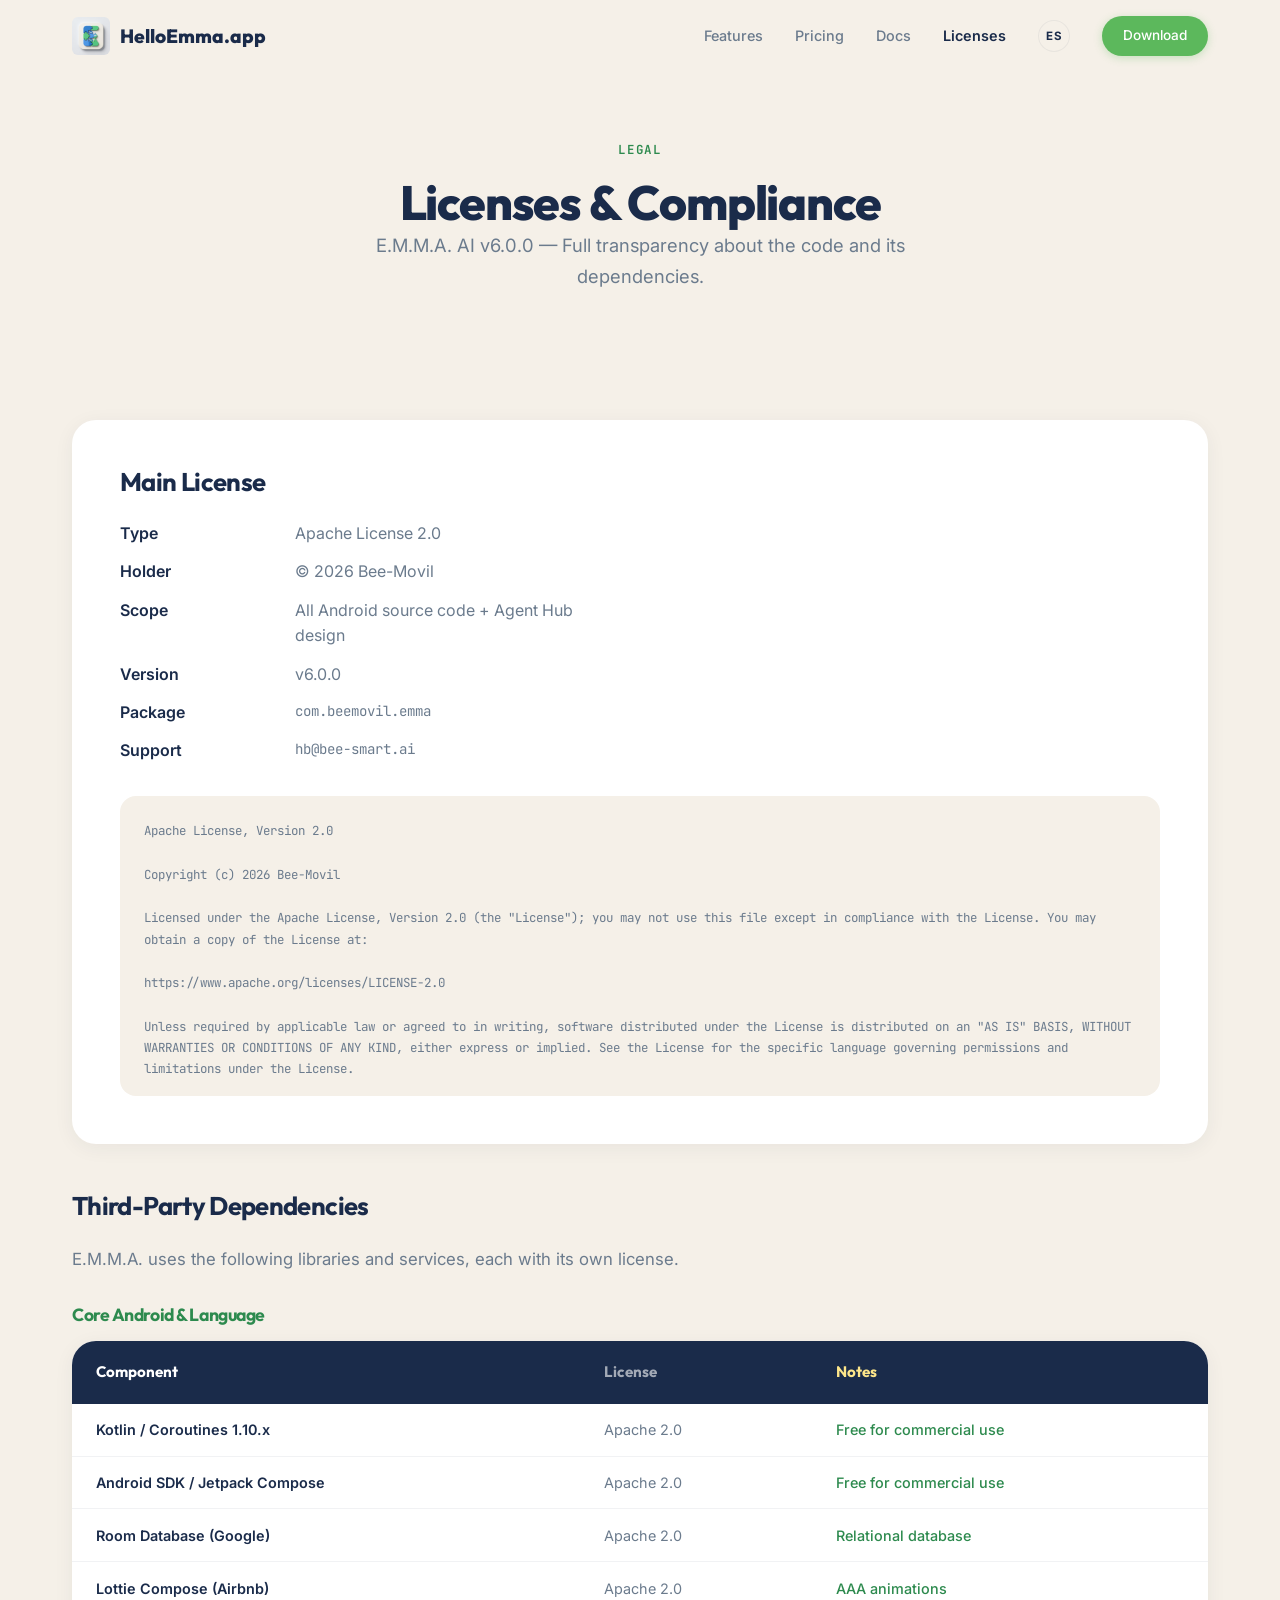
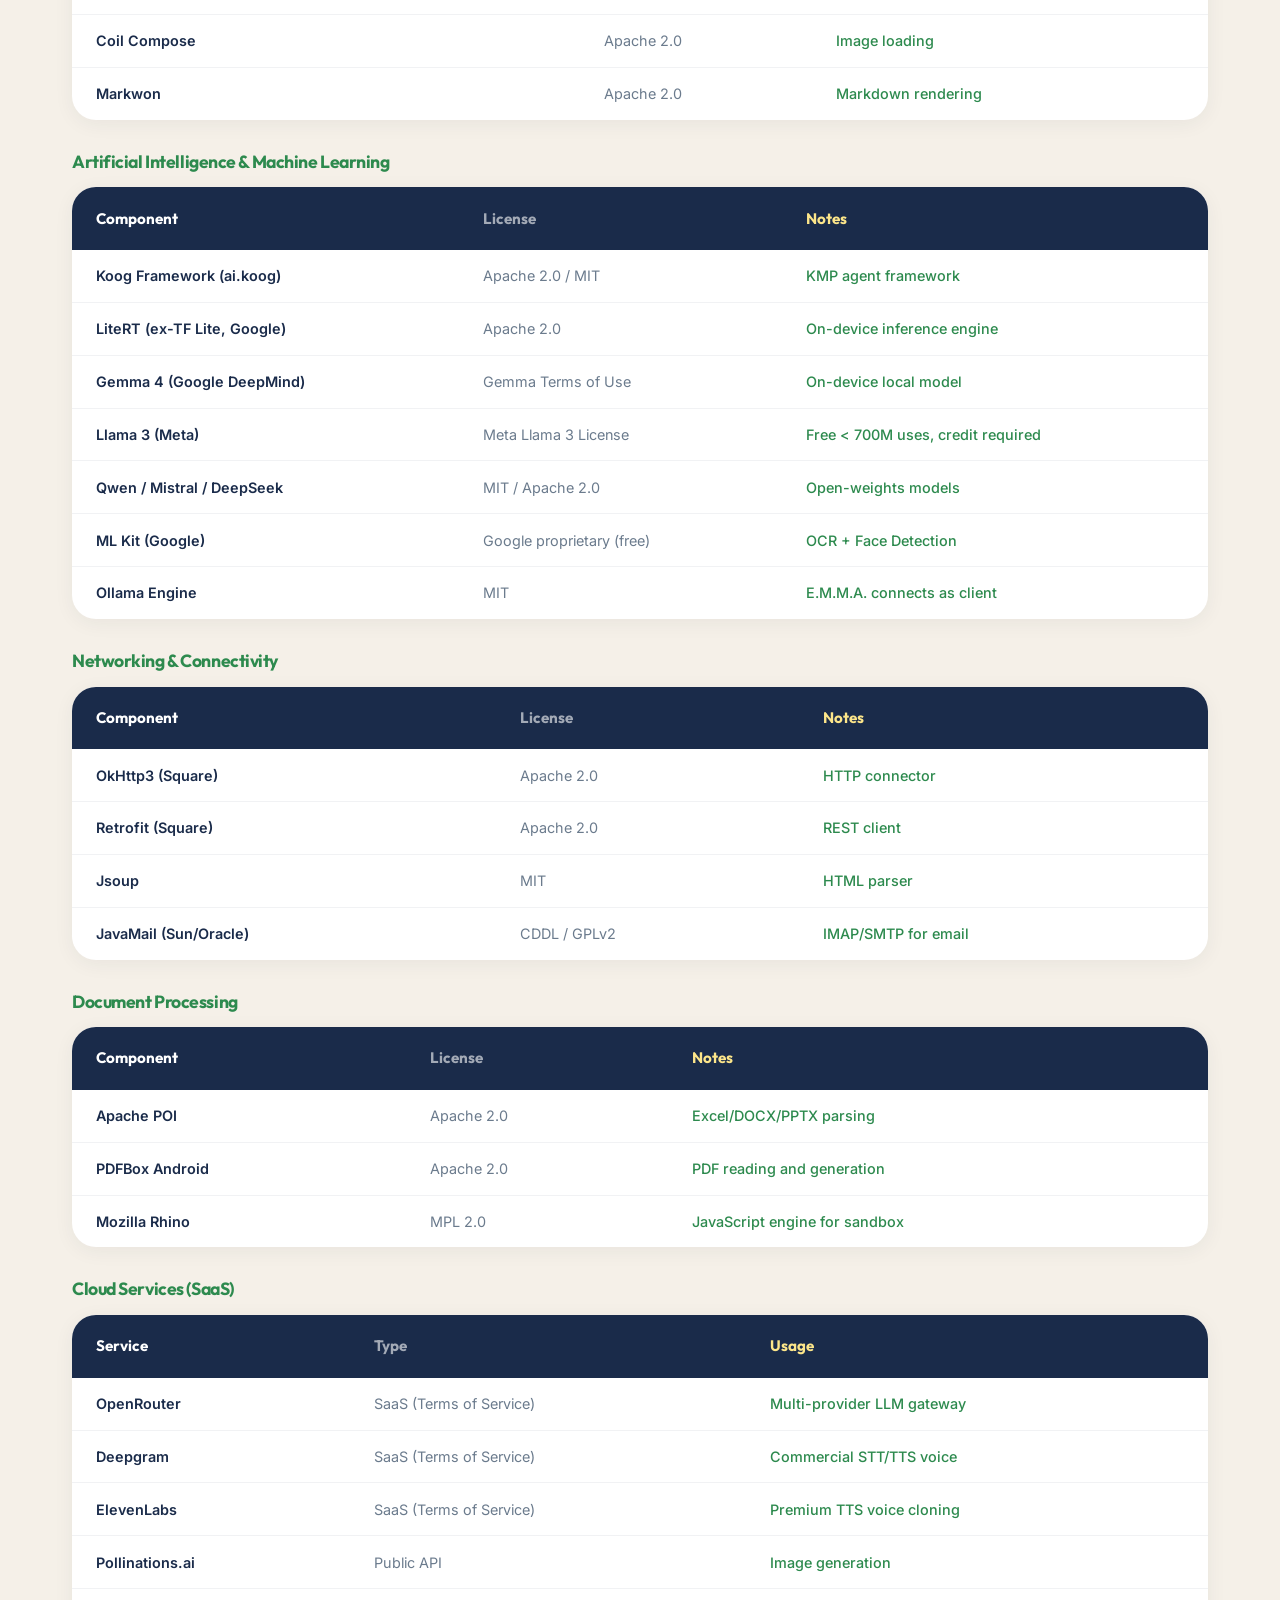
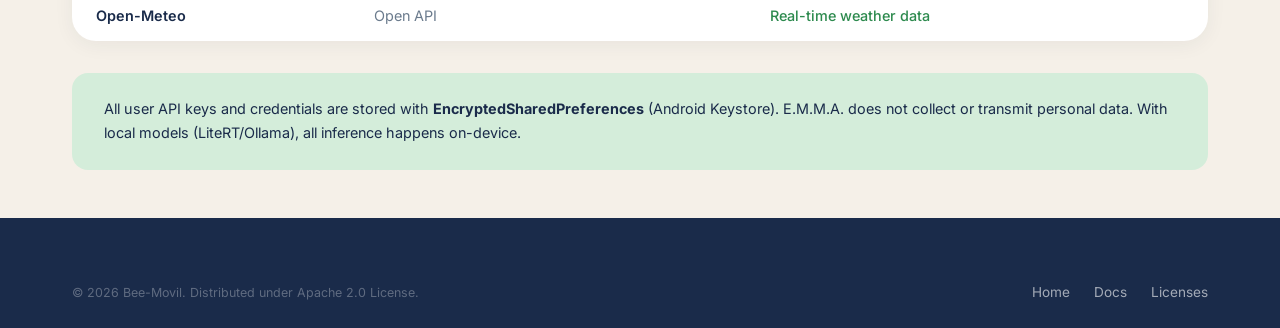
<file: en/licenses.html>
<!DOCTYPE html>
<html lang="en">
<head>
  <meta charset="UTF-8">
  <meta name="viewport" content="width=device-width, initial-scale=1.0">
  <title>Licenses — HelloEmma.app</title>
  <meta name="description" content="E.M.M.A. AI licenses: Apache 2.0 main license and all third-party dependencies.">
  <meta name="theme-color" content="#F5F0E8">
  <link rel="icon" type="image/png" href="../assets/favicon.png">
  <link rel="apple-touch-icon" href="../assets/favicon.png">
  <link rel="preconnect" href="https://fonts.googleapis.com">
  <link rel="preconnect" href="https://fonts.gstatic.com" crossorigin>
  <link href="https://fonts.googleapis.com/css2?family=Inter:wght@400;500;600&family=JetBrains+Mono:wght@400;500;600&family=Outfit:wght@600;700;800&display=swap" rel="stylesheet">
  <link rel="stylesheet" href="../css/style.css?v=20260415b">
</head>
<body>

  <nav class="nav scrolled" id="nav">
    <div class="nav-inner">
      <a href="index.html" class="nav-logo">
        <img src="../assets/emma-icon.png" alt="E.M.M.A. AI">
        HelloEmma.app
      </a>
      <div class="nav-links" id="nav-links">
        <a href="index.html#features">Features</a>
        <a href="index.html#pricing">Pricing</a>
        <a href="docs.html">Docs</a>
        <a href="licenses.html" style="color:var(--navy); font-weight:600;">Licenses</a>
        <a href="../licenses.html" class="lang-toggle" title="Cambiar a Espanol">ES</a>
        <a href="index.html#cta" class="nav-cta">Download</a>
      </div>
      <button class="nav-mobile-toggle" id="nav-toggle" aria-label="Open menu"><span></span><span></span><span></span></button>
    </div>
  </nav>

  <section class="section" style="padding-top: calc(var(--nav-height) + 4rem); padding-bottom: 3rem;">
    <div class="container">
      <div class="section-header" style="margin-bottom:2rem;">
        <span class="eyebrow">Legal</span>
        <h1 style="font-size: clamp(2rem, 4vw, 3rem);">Licenses &amp; Compliance</h1>
        <p>E.M.M.A. AI v6.0.0 &mdash; Full transparency about the code and its dependencies.</p>
      </div>
    </div>
  </section>

  <section class="section" style="padding: 3rem 0;">
    <div class="container">
      <div style="background: var(--white); border-radius: var(--radius-lg); padding: 3rem; box-shadow: var(--shadow-soft); margin-bottom: 3rem;">
        <h2 style="font-size: 1.6rem; margin-bottom: 1.5rem;">Main License</h2>
        <div style="display: grid; grid-template-columns: 1fr 2fr; gap: 0.8rem; max-width: 500px;">
          <span style="font-weight:600; color:var(--navy);">Type</span>
          <span style="color:var(--muted);">Apache License 2.0</span>
          <span style="font-weight:600; color:var(--navy);">Holder</span>
          <span style="color:var(--muted);">&copy; 2026 Bee-Movil</span>
          <span style="font-weight:600; color:var(--navy);">Scope</span>
          <span style="color:var(--muted);">All Android source code + Agent Hub design</span>
          <span style="font-weight:600; color:var(--navy);">Version</span>
          <span style="color:var(--muted);">v6.0.0</span>
          <span style="font-weight:600; color:var(--navy);">Package</span>
          <span style="font-family:var(--font-mono); font-size:0.88rem; color:var(--muted);">com.beemovil.emma</span>
          <span style="font-weight:600; color:var(--navy);">Support</span>
          <span style="font-family:var(--font-mono); font-size:0.88rem; color:var(--muted);">hb@bee-smart.ai</span>
        </div>

        <div style="margin-top:2rem; background:var(--bg); border-radius:var(--radius-md); padding:1.5rem; font-family:var(--font-mono); font-size:0.78rem; color:var(--muted); line-height:1.8; max-height:300px; overflow-y:auto;">
          <p style="font-size:0.78rem;">Apache License, Version 2.0</p><br>
          <p style="font-size:0.78rem;">Copyright (c) 2026 Bee-Movil</p><br>
          <p style="font-size:0.78rem;">Licensed under the Apache License, Version 2.0 (the "License"); you may not use this file except in compliance with the License. You may obtain a copy of the License at:</p><br>
          <p style="font-size:0.78rem;">https://www.apache.org/licenses/LICENSE-2.0</p><br>
          <p style="font-size:0.78rem;">Unless required by applicable law or agreed to in writing, software distributed under the License is distributed on an "AS IS" BASIS, WITHOUT WARRANTIES OR CONDITIONS OF ANY KIND, either express or implied. See the License for the specific language governing permissions and limitations under the License.</p>
        </div>
      </div>

      <h2 style="font-size: 1.6rem; margin-bottom: 1.5rem;">Third-Party Dependencies</h2>
      <p style="margin-bottom:2rem;">E.M.M.A. uses the following libraries and services, each with its own license.</p>

      <h3 style="font-size:1.1rem; margin-bottom:1rem; color:var(--green-dark);">Core Android &amp; Language</h3>
      <div class="comparison-wrapper" style="margin-bottom:2rem;">
        <table class="comparison-table">
          <thead><tr><th>Component</th><th>License</th><th>Notes</th></tr></thead>
          <tbody>
            <tr><td>Kotlin / Coroutines 1.10.x</td><td>Apache 2.0</td><td>Free for commercial use</td></tr>
            <tr><td>Android SDK / Jetpack Compose</td><td>Apache 2.0</td><td>Free for commercial use</td></tr>
            <tr><td>Room Database (Google)</td><td>Apache 2.0</td><td>Relational database</td></tr>
            <tr><td>Lottie Compose (Airbnb)</td><td>Apache 2.0</td><td>AAA animations</td></tr>
            <tr><td>Coil Compose</td><td>Apache 2.0</td><td>Image loading</td></tr>
            <tr><td>Markwon</td><td>Apache 2.0</td><td>Markdown rendering</td></tr>
          </tbody>
        </table>
      </div>

      <h3 style="font-size:1.1rem; margin-bottom:1rem; color:var(--green-dark);">Artificial Intelligence &amp; Machine Learning</h3>
      <div class="comparison-wrapper" style="margin-bottom:2rem;">
        <table class="comparison-table">
          <thead><tr><th>Component</th><th>License</th><th>Notes</th></tr></thead>
          <tbody>
            <tr><td>Koog Framework (ai.koog)</td><td>Apache 2.0 / MIT</td><td>KMP agent framework</td></tr>
            <tr><td>LiteRT (ex-TF Lite, Google)</td><td>Apache 2.0</td><td>On-device inference engine</td></tr>
            <tr><td>Gemma 4 (Google DeepMind)</td><td>Gemma Terms of Use</td><td>On-device local model</td></tr>
            <tr><td>Llama 3 (Meta)</td><td>Meta Llama 3 License</td><td>Free &lt; 700M uses, credit required</td></tr>
            <tr><td>Qwen / Mistral / DeepSeek</td><td>MIT / Apache 2.0</td><td>Open-weights models</td></tr>
            <tr><td>ML Kit (Google)</td><td>Google proprietary (free)</td><td>OCR + Face Detection</td></tr>
            <tr><td>Ollama Engine</td><td>MIT</td><td>E.M.M.A. connects as client</td></tr>
          </tbody>
        </table>
      </div>

      <h3 style="font-size:1.1rem; margin-bottom:1rem; color:var(--green-dark);">Networking &amp; Connectivity</h3>
      <div class="comparison-wrapper" style="margin-bottom:2rem;">
        <table class="comparison-table">
          <thead><tr><th>Component</th><th>License</th><th>Notes</th></tr></thead>
          <tbody>
            <tr><td>OkHttp3 (Square)</td><td>Apache 2.0</td><td>HTTP connector</td></tr>
            <tr><td>Retrofit (Square)</td><td>Apache 2.0</td><td>REST client</td></tr>
            <tr><td>Jsoup</td><td>MIT</td><td>HTML parser</td></tr>
            <tr><td>JavaMail (Sun/Oracle)</td><td>CDDL / GPLv2</td><td>IMAP/SMTP for email</td></tr>
          </tbody>
        </table>
      </div>

      <h3 style="font-size:1.1rem; margin-bottom:1rem; color:var(--green-dark);">Document Processing</h3>
      <div class="comparison-wrapper" style="margin-bottom:2rem;">
        <table class="comparison-table">
          <thead><tr><th>Component</th><th>License</th><th>Notes</th></tr></thead>
          <tbody>
            <tr><td>Apache POI</td><td>Apache 2.0</td><td>Excel/DOCX/PPTX parsing</td></tr>
            <tr><td>PDFBox Android</td><td>Apache 2.0</td><td>PDF reading and generation</td></tr>
            <tr><td>Mozilla Rhino</td><td>MPL 2.0</td><td>JavaScript engine for sandbox</td></tr>
          </tbody>
        </table>
      </div>

      <h3 style="font-size:1.1rem; margin-bottom:1rem; color:var(--green-dark);">Cloud Services (SaaS)</h3>
      <div class="comparison-wrapper" style="margin-bottom:2rem;">
        <table class="comparison-table">
          <thead><tr><th>Service</th><th>Type</th><th>Usage</th></tr></thead>
          <tbody>
            <tr><td>OpenRouter</td><td>SaaS (Terms of Service)</td><td>Multi-provider LLM gateway</td></tr>
            <tr><td>Deepgram</td><td>SaaS (Terms of Service)</td><td>Commercial STT/TTS voice</td></tr>
            <tr><td>ElevenLabs</td><td>SaaS (Terms of Service)</td><td>Premium TTS voice cloning</td></tr>
            <tr><td>Pollinations.ai</td><td>Public API</td><td>Image generation</td></tr>
            <tr><td>Open-Meteo</td><td>Open API</td><td>Real-time weather data</td></tr>
          </tbody>
        </table>
      </div>

      <div style="background: var(--accent-green); border-radius: var(--radius-md); padding: 1.5rem 2rem; margin-top: 2rem;">
        <p style="font-size:0.9rem; color:var(--navy); margin:0;">
          All user API keys and credentials are stored with <strong>EncryptedSharedPreferences</strong> (Android Keystore). E.M.M.A. does not collect or transmit personal data. With local models (LiteRT/Ollama), all inference happens on-device.
        </p>
      </div>
    </div>
  </section>

  <footer class="footer">
    <div class="container">
      <div class="footer-bottom" style="border-top:none; padding-top:0;">
        <p>&copy; 2026 Bee-Movil. Distributed under Apache 2.0 License.</p>
        <div style="display:flex; gap:1.5rem;">
          <a href="index.html" style="color:rgba(255,255,255,0.6); font-size:0.85rem;">Home</a>
          <a href="docs.html" style="color:rgba(255,255,255,0.6); font-size:0.85rem;">Docs</a>
          <a href="licenses.html" style="color:rgba(255,255,255,0.6); font-size:0.85rem;">Licenses</a>
        </div>
      </div>
    </div>
  </footer>

  <script src="../js/main.js"></script>
</body>
</html>
</file>
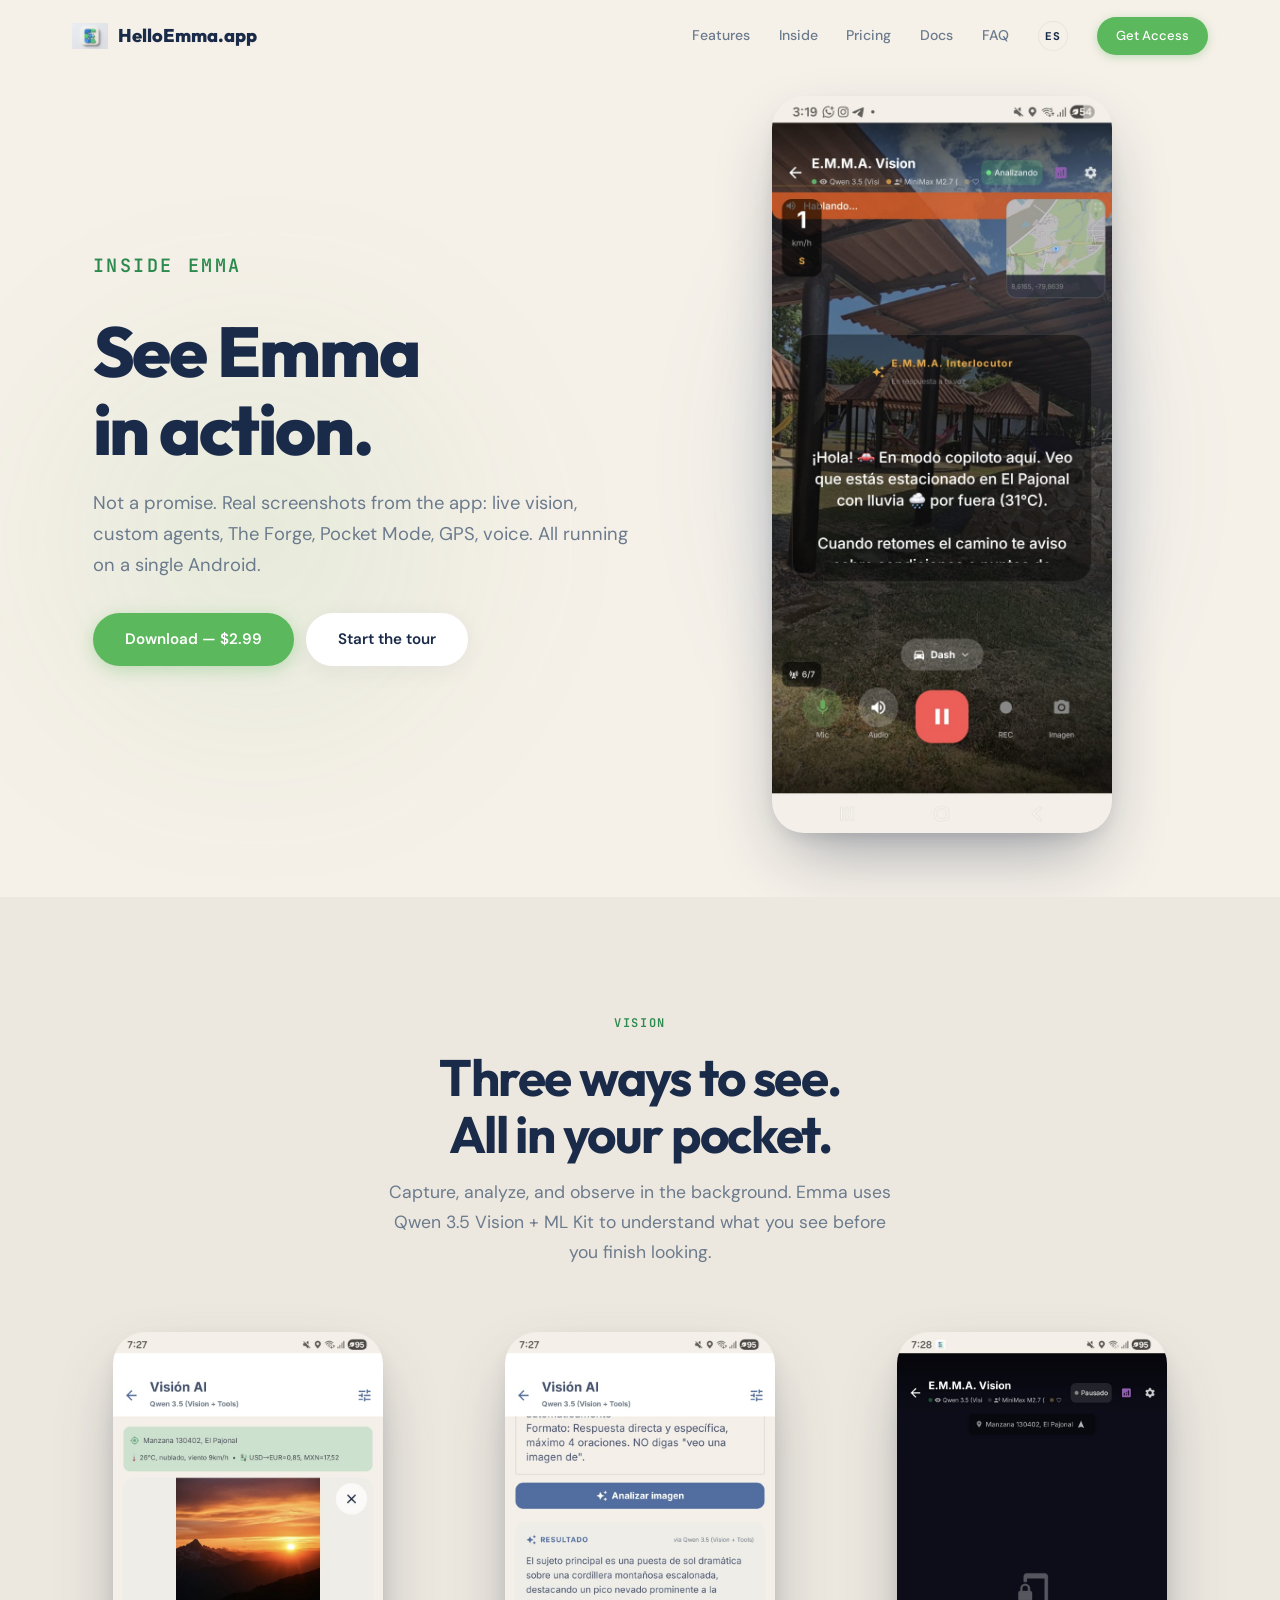
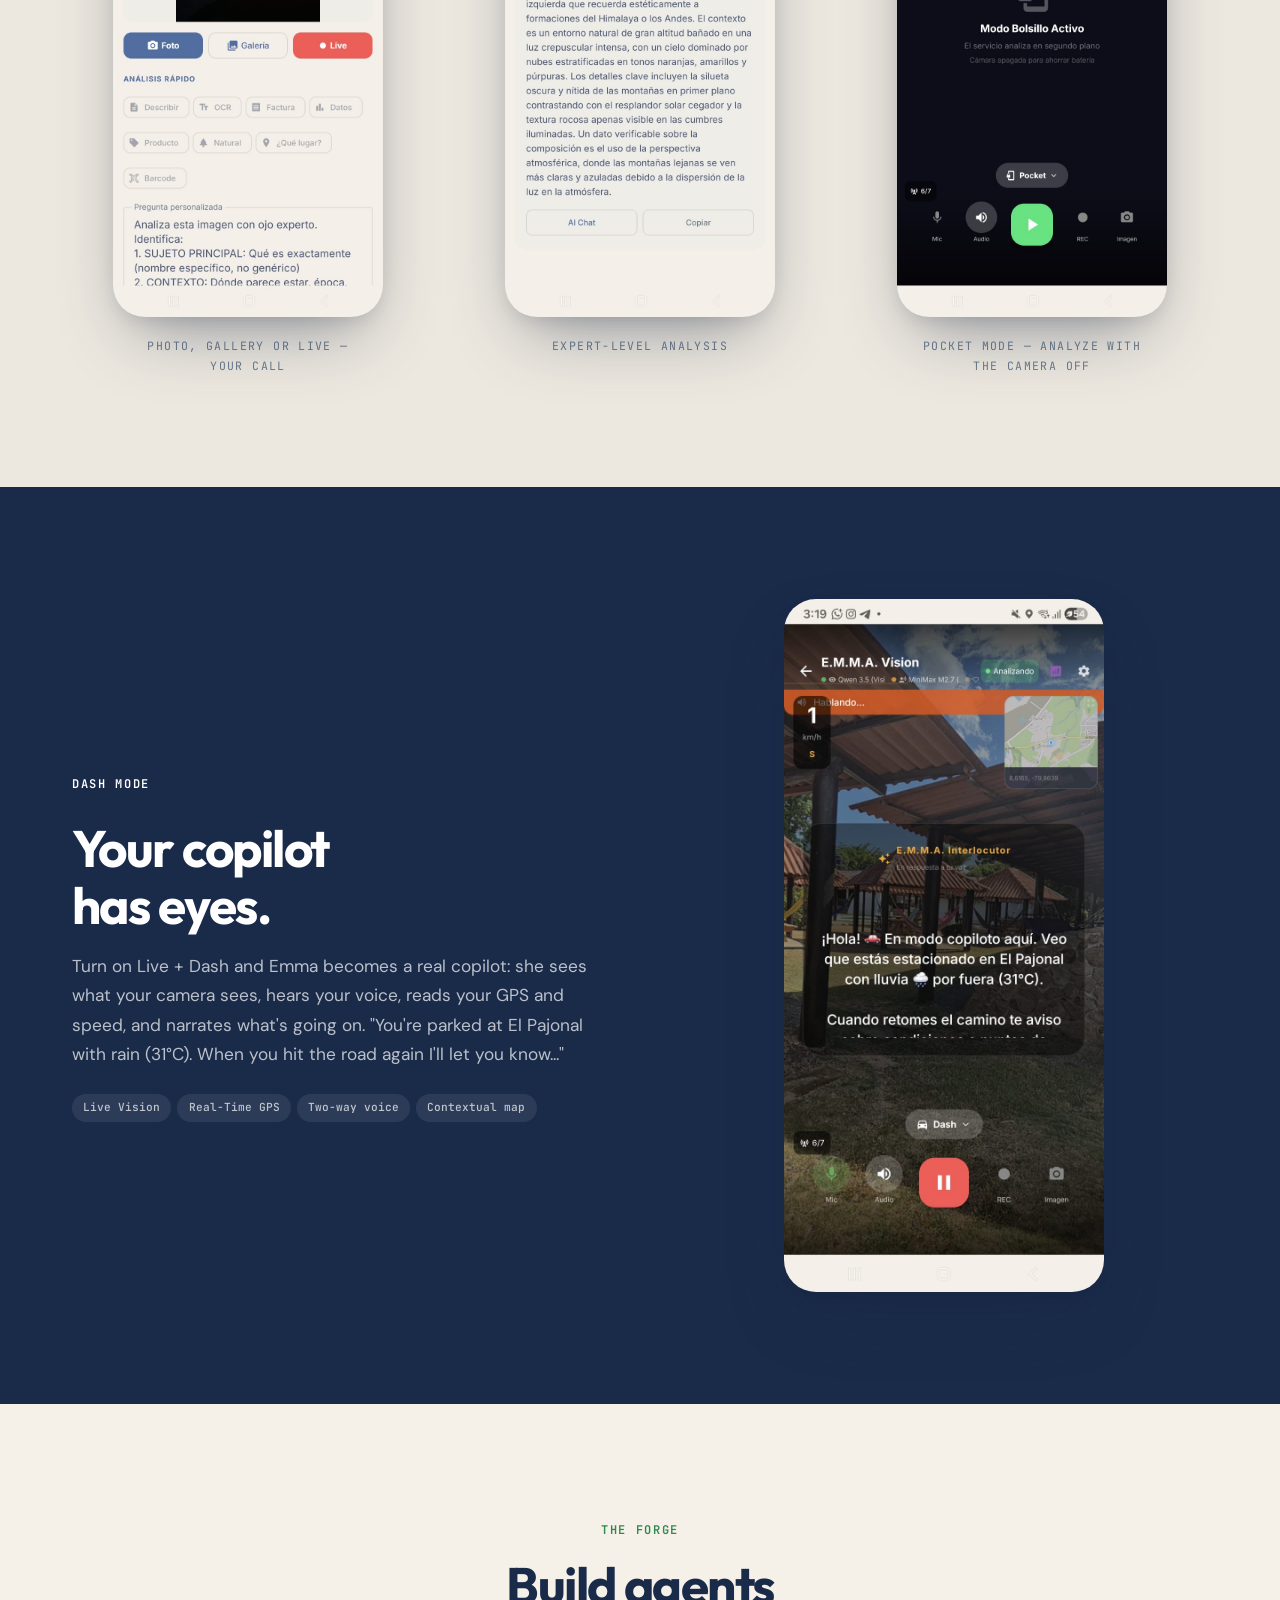
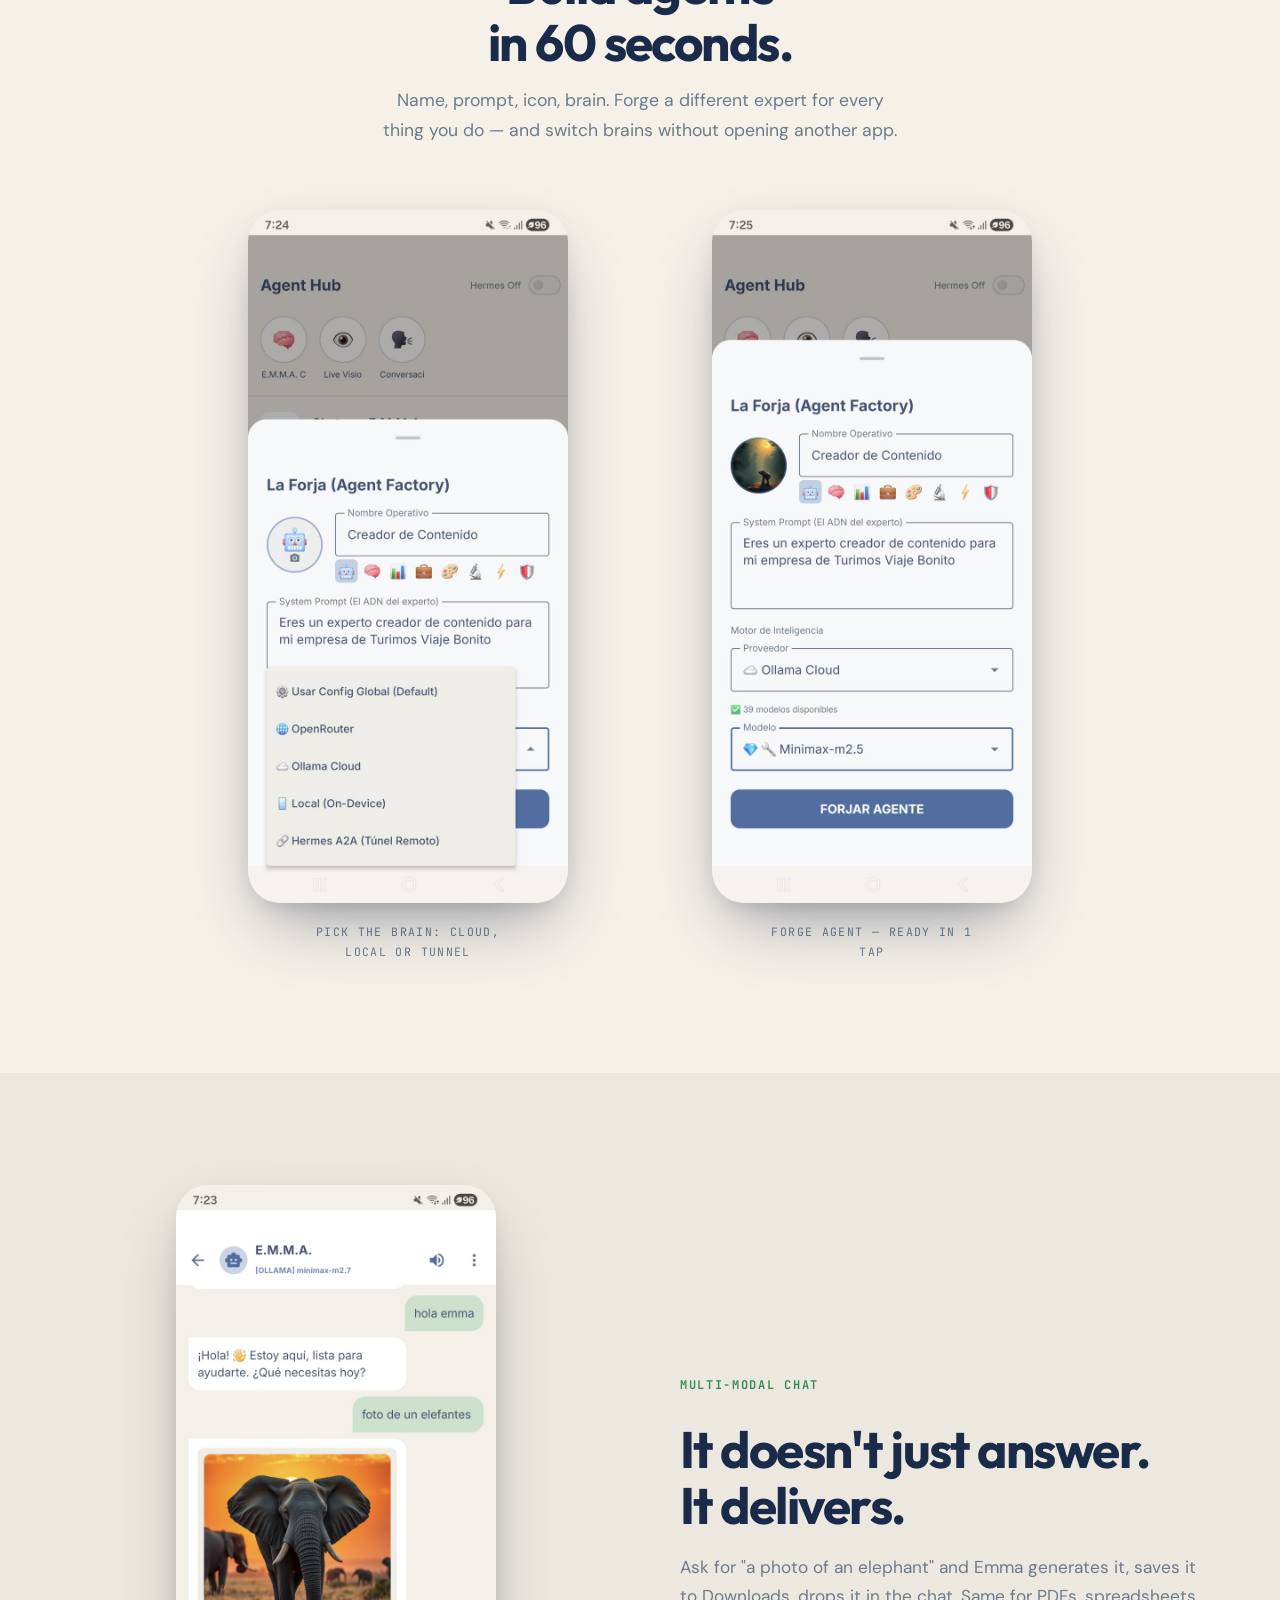
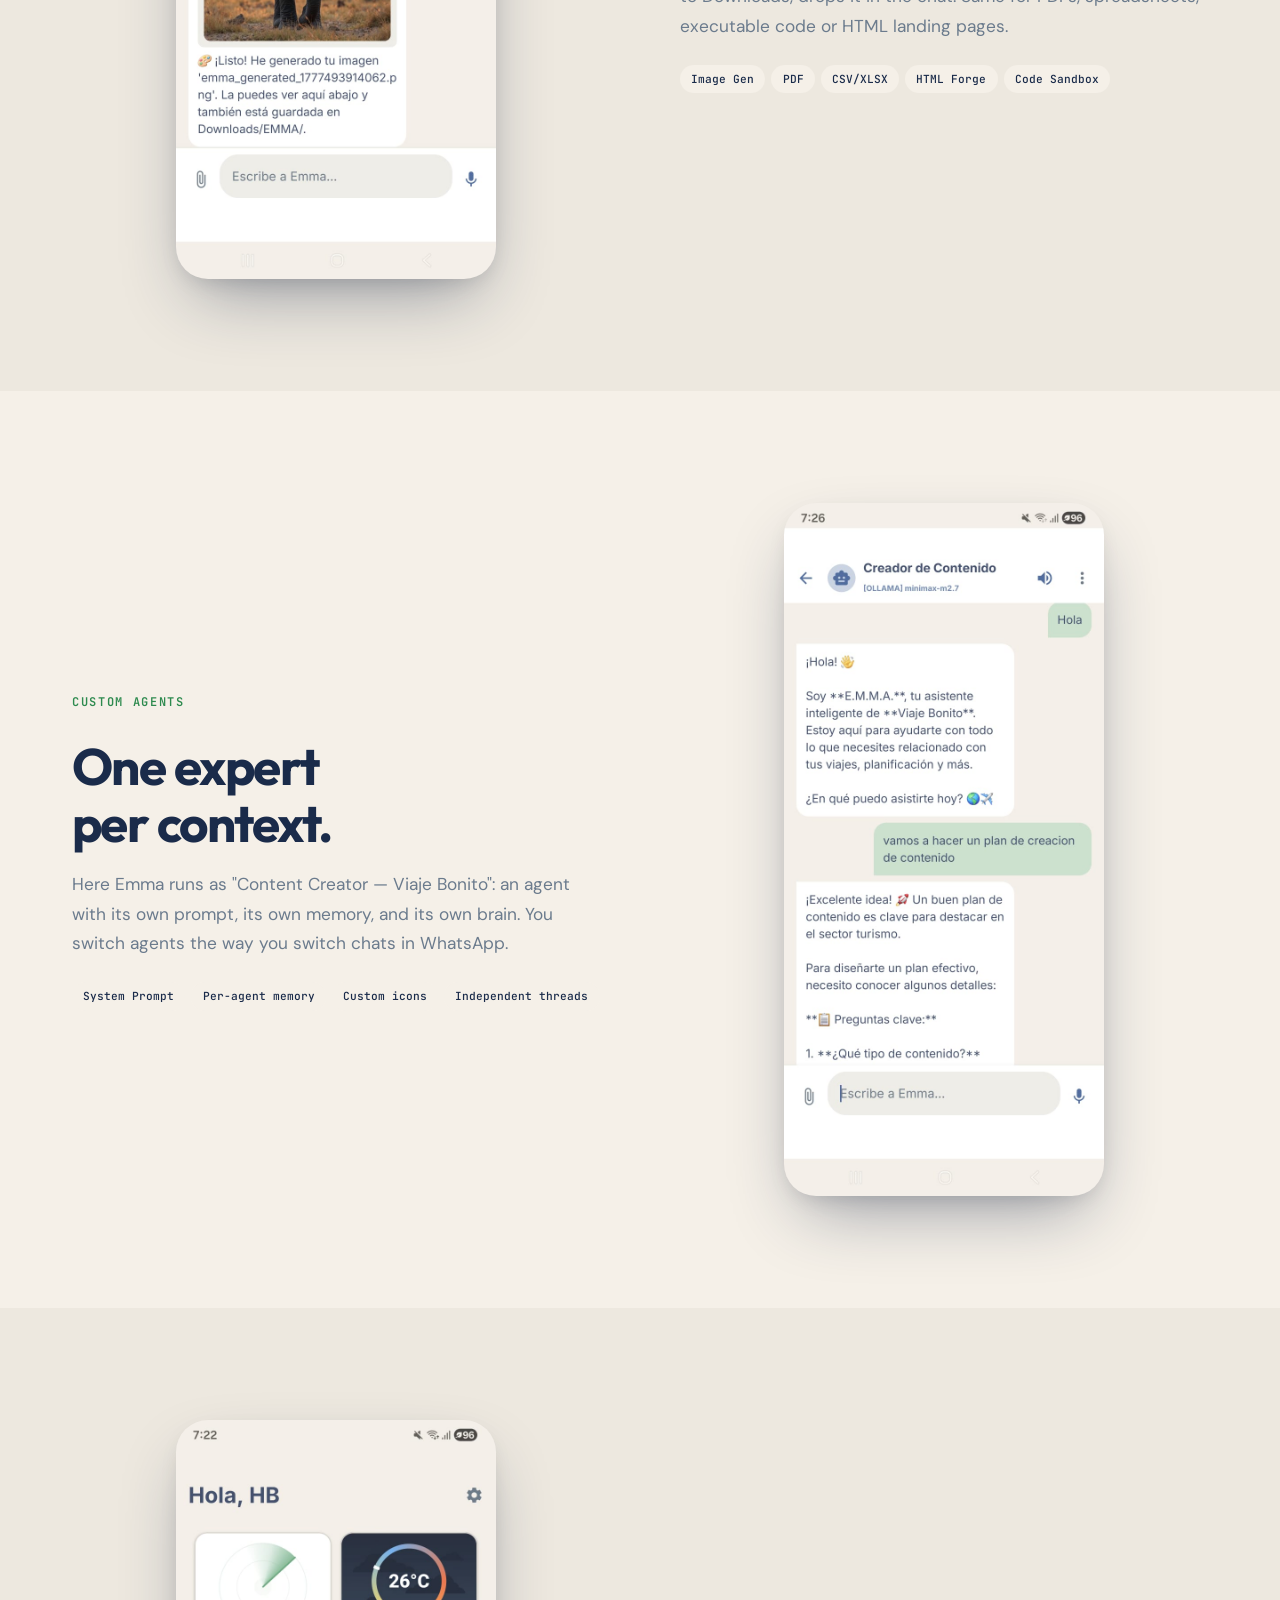
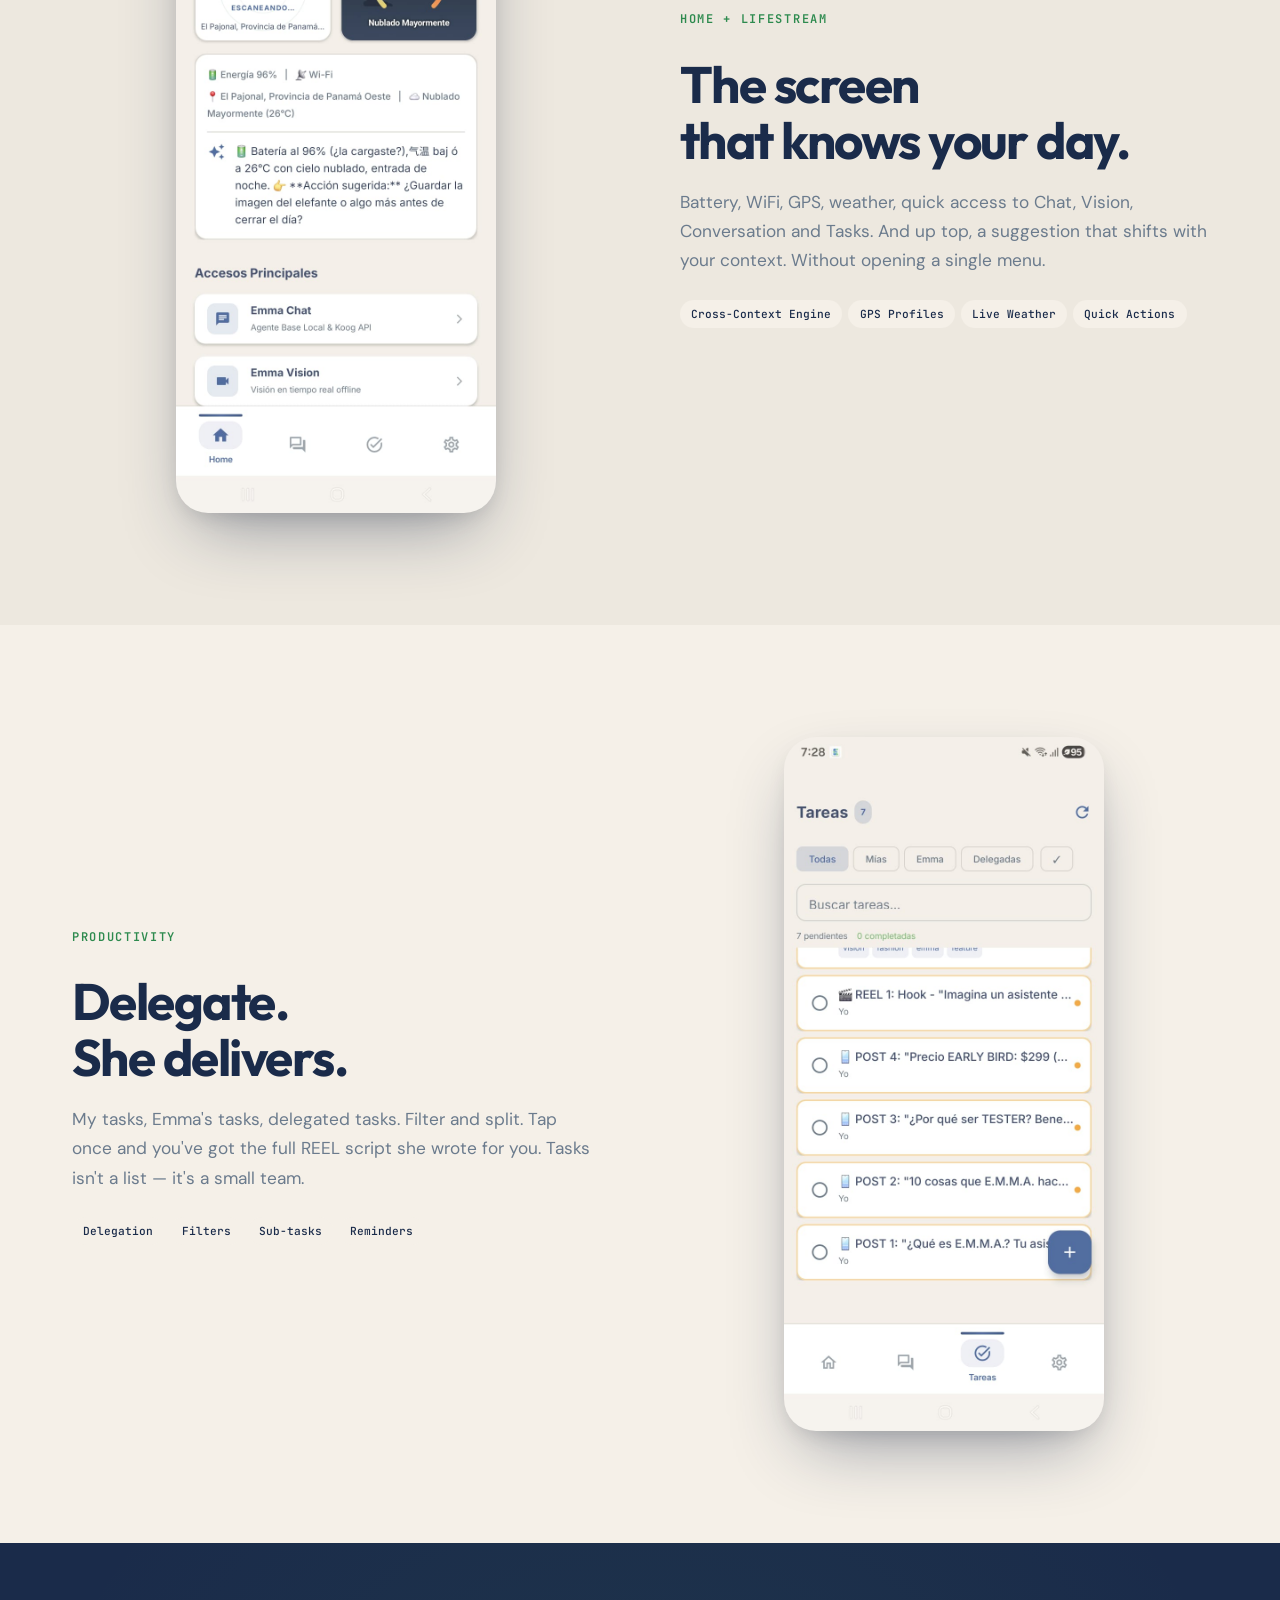
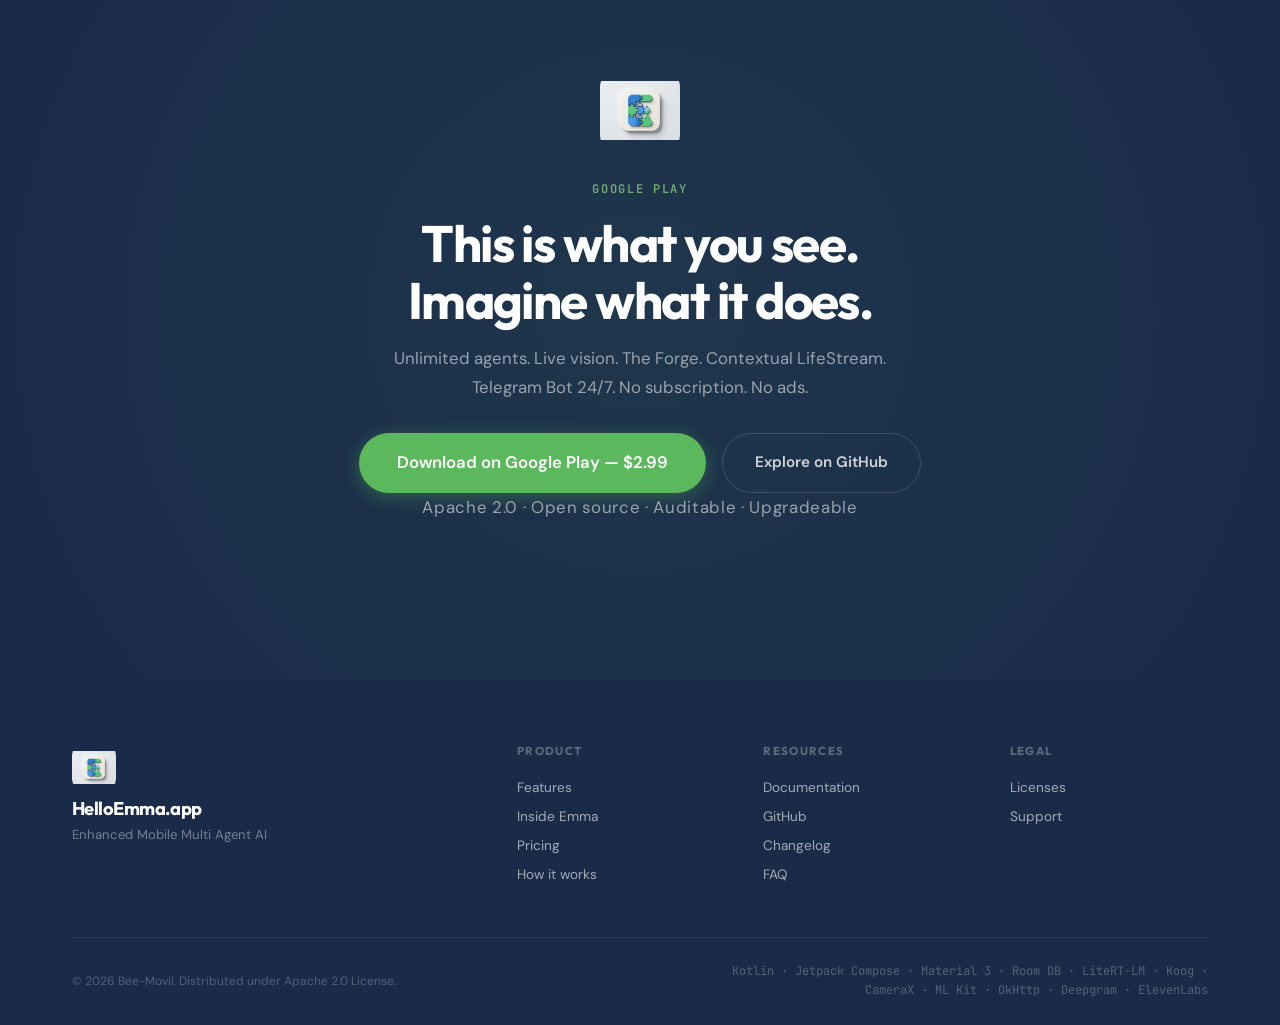
<file: en/showcase.html>
<!DOCTYPE html>
<html lang="en">
<head>
  <meta charset="UTF-8">
  <meta name="viewport" content="width=device-width, initial-scale=1.0">
  <title>Inside Emma — HelloEmma.app</title>
  <meta name="description" content="See E.M.M.A. AI in action: live vision, The Forge, custom agents, Pocket Mode and more. Real screenshots from the multi-agent assistant for Android.">
  <meta name="theme-color" content="#F5F0E8">
  <link rel="icon" type="image/png" href="../assets/favicon.png">
  <link rel="preconnect" href="https://fonts.googleapis.com">
  <link rel="preconnect" href="https://fonts.gstatic.com" crossorigin>
  <link href="https://fonts.googleapis.com/css2?family=JetBrains+Mono:wght@400;500;600&family=Outfit:wght@400;600;700;800&family=DM+Sans:ital,wght@0,400;0,500;0,600;1,400&display=swap" rel="stylesheet">
  <link rel="stylesheet" href="../css/v2.css">
</head>
<body>

  <!-- NAV -->
  <nav class="nav" id="nav">
    <div class="nav-inner">
      <a href="index.html#hero" class="nav-logo">
        <img src="../assets/emma-icon.png" alt="E.M.M.A. AI">
        <span>HelloEmma.app</span>
      </a>
      <div class="nav-links" id="nav-links">
        <a href="index.html#features">Features</a>
        <a href="showcase.html">Inside</a>
        <a href="index.html#pricing">Pricing</a>
        <a href="docs.html">Docs</a>
        <a href="index.html#faq">FAQ</a>
        <a href="../showcase.html" class="lang-toggle" title="Cambiar a Español">ES</a>
        <a href="index.html#cta" class="nav-cta">Get Access</a>
      </div>
      <button class="nav-mobile-toggle" id="nav-toggle" aria-label="Open menu">
        <span></span><span></span><span></span>
      </button>
    </div>
  </nav>

  <!-- HERO -->
  <section class="ss-hero" id="hero">
    <div class="ss-hero-inner">
      <div class="ss-hero-text">
        <p class="hero-eyebrow anim-up d1">Inside Emma</p>
        <h1 class="anim-up d2">See Emma<br>in action.</h1>
        <p class="anim-up d3">Not a promise. Real screenshots from the app: live vision, custom agents, The Forge, Pocket Mode, GPS, voice. All running on a single Android.</p>
        <div class="hero-ctas anim-up d4">
          <a href="index.html#cta" class="btn btn-primary">Download — $2.99</a>
          <a href="#vision" class="btn btn-ghost">Start the tour</a>
        </div>
      </div>
      <div class="ss-hero-visual anim-up d4">
        <img src="../assets/screenshots/vision-live-dash.jpg" class="shot shot-hero" alt="E.M.M.A. Vision in Dash mode with live copilot">
      </div>
    </div>
  </section>

  <!-- VISION TRIPTYCH -->
  <section class="ss-section alt" id="vision">
    <div class="container">
      <div class="section-header reveal">
        <span class="eyebrow">Vision</span>
        <h2>Three ways to see.<br>All in your pocket.</h2>
        <p>Capture, analyze, and observe in the background. Emma uses Qwen 3.5 Vision + ML Kit to understand what you see before you finish looking.</p>
      </div>
      <div class="ss-triptych">
        <div class="ss-card reveal d1">
          <img src="../assets/screenshots/vision-setup.jpg" class="shot" alt="Vision AI with image loaded and Live button">
          <p class="ss-caption">Photo, gallery or LIVE — your call</p>
        </div>
        <div class="ss-card reveal d2">
          <img src="../assets/screenshots/vision-result.jpg" class="shot" alt="Vision AI analysis result with subject details">
          <p class="ss-caption">Expert-level analysis</p>
        </div>
        <div class="ss-card reveal d3">
          <img src="../assets/screenshots/vision-pocket.jpg" class="shot" alt="Pocket Mode with camera off">
          <p class="ss-caption">Pocket Mode — analyze with the camera off</p>
        </div>
      </div>
    </div>
  </section>

  <!-- VISION LIVE DASH FEATURE -->
  <section class="ss-section dark">
    <div class="container">
      <div class="ss-row">
        <div class="ss-text reveal-left">
          <span class="eyebrow">Dash Mode</span>
          <h2>Your copilot<br>has eyes.</h2>
          <p>Turn on Live + Dash and Emma becomes a real copilot: she sees what your camera sees, hears your voice, reads your GPS and speed, and narrates what's going on. "You're parked at El Pajonal with rain (31°C). When you hit the road again I'll let you know..."</p>
          <div class="pills pills-dark">
            <span>Live Vision</span><span>Real-Time GPS</span><span>Two-way voice</span><span>Contextual map</span>
          </div>
        </div>
        <div class="ss-visual reveal-right">
          <img src="../assets/screenshots/vision-live-dash.jpg" class="shot" alt="Vision LIVE in Dash mode with voice and GPS">
        </div>
      </div>
    </div>
  </section>

  <!-- LA FORJA PAIR -->
  <section class="ss-section">
    <div class="container">
      <div class="section-header reveal">
        <span class="eyebrow">The Forge</span>
        <h2>Build agents<br>in 60 seconds.</h2>
        <p>Name, prompt, icon, brain. Forge a different expert for every thing you do — and switch brains without opening another app.</p>
      </div>
      <div class="ss-pair">
        <div class="ss-card reveal d1">
          <img src="../assets/screenshots/forja-brain.jpg" class="shot" alt="The Forge with brain selector open: OpenRouter, Ollama Cloud, Local, Hermes A2A">
          <p class="ss-caption">Pick the brain: cloud, local or tunnel</p>
        </div>
        <div class="ss-card reveal d2">
          <img src="../assets/screenshots/forja-final.jpg" class="shot" alt="The Forge fully configured with Ollama Cloud and Forge Agent button">
          <p class="ss-caption">Forge agent — ready in 1 tap</p>
        </div>
      </div>
    </div>
  </section>

  <!-- CHAT MULTIMODAL -->
  <section class="ss-section alt">
    <div class="container">
      <div class="ss-row reverse">
        <div class="ss-text reveal-right">
          <span class="eyebrow">Multi-modal chat</span>
          <h2>It doesn't just answer.<br>It delivers.</h2>
          <p>Ask for "a photo of an elephant" and Emma generates it, saves it to Downloads, drops it in the chat. Same for PDFs, spreadsheets, executable code or HTML landing pages.</p>
          <div class="pills">
            <span>Image Gen</span><span>PDF</span><span>CSV/XLSX</span><span>HTML Forge</span><span>Code Sandbox</span>
          </div>
        </div>
        <div class="ss-visual reveal-left">
          <img src="../assets/screenshots/chat-image-gen.jpg" class="shot" alt="Chat with Emma generating an elephant image">
        </div>
      </div>
    </div>
  </section>

  <!-- CUSTOM AGENT -->
  <section class="ss-section">
    <div class="container">
      <div class="ss-row">
        <div class="ss-text reveal-left">
          <span class="eyebrow">Custom agents</span>
          <h2>One expert<br>per context.</h2>
          <p>Here Emma runs as "Content Creator — Viaje Bonito": an agent with its own prompt, its own memory, and its own brain. You switch agents the way you switch chats in WhatsApp.</p>
          <div class="pills">
            <span>System Prompt</span><span>Per-agent memory</span><span>Custom icons</span><span>Independent threads</span>
          </div>
        </div>
        <div class="ss-visual reveal-right">
          <img src="../assets/screenshots/chat-custom-agent.jpg" class="shot" alt="Chat with Content Creator agent planning tourism">
        </div>
      </div>
    </div>
  </section>

  <!-- HOME / LIFESTREAM -->
  <section class="ss-section alt">
    <div class="container">
      <div class="ss-row reverse">
        <div class="ss-text reveal-right">
          <span class="eyebrow">Home + LifeStream</span>
          <h2>The screen<br>that knows your day.</h2>
          <p>Battery, WiFi, GPS, weather, quick access to Chat, Vision, Conversation and Tasks. And up top, a suggestion that shifts with your context. Without opening a single menu.</p>
          <div class="pills">
            <span>Cross-Context Engine</span><span>GPS Profiles</span><span>Live Weather</span><span>Quick Actions</span>
          </div>
        </div>
        <div class="ss-visual reveal-left">
          <img src="../assets/screenshots/home-dashboard.jpg" class="shot" alt="Home screen with greeting, scanning, weather and main shortcuts">
        </div>
      </div>
    </div>
  </section>

  <!-- TASKS -->
  <section class="ss-section">
    <div class="container">
      <div class="ss-row">
        <div class="ss-text reveal-left">
          <span class="eyebrow">Productivity</span>
          <h2>Delegate.<br>She delivers.</h2>
          <p>My tasks, Emma's tasks, delegated tasks. Filter and split. Tap once and you've got the full REEL script she wrote for you. Tasks isn't a list — it's a small team.</p>
          <div class="pills">
            <span>Delegation</span><span>Filters</span><span>Sub-tasks</span><span>Reminders</span>
          </div>
        </div>
        <div class="ss-visual reveal-right">
          <img src="../assets/screenshots/tasks-list.jpg" class="shot" alt="Tasks screen with filters and list of delegated tasks">
        </div>
      </div>
    </div>
  </section>

  <!-- FINAL CTA -->
  <section class="final-cta" id="cta">
    <div class="container">
      <div class="cta-inner reveal">
        <img src="../assets/emma-icon.png" class="cta-logo" alt="E.M.M.A. AI">
        <span class="eyebrow">Google Play</span>
        <h2>This is what you see.<br>Imagine what it does.</h2>
        <p>Unlimited agents. Live vision. The Forge. Contextual LifeStream. Telegram Bot 24/7. No subscription. No ads.</p>
        <div class="cta-btns">
          <a href="https://play.google.com/store/apps/details?id=com.beemovil.emma" class="btn btn-primary btn-lg" target="_blank">Download on Google Play — $2.99</a>
          <a href="https://github.com/lumenai17-ui/E.M.M.A-AI" class="btn btn-ghost-light" target="_blank">Explore on GitHub</a>
        </div>
        <p class="cta-micro">Apache 2.0 · Open source · Auditable · Upgradeable</p>
      </div>
    </div>
  </section>

  <!-- FOOTER -->
  <footer class="footer">
    <div class="container">
      <div class="footer-grid">
        <div class="footer-brand">
          <img src="../assets/emma-icon.png" alt="" class="footer-logo">
          <h3>HelloEmma.app</h3>
          <p>Enhanced Mobile Multi Agent AI</p>
        </div>
        <div class="footer-col">
          <h4>Product</h4>
          <a href="index.html#features">Features</a>
          <a href="showcase.html">Inside Emma</a>
          <a href="index.html#pricing">Pricing</a>
          <a href="index.html#how">How it works</a>
        </div>
        <div class="footer-col">
          <h4>Resources</h4>
          <a href="docs.html">Documentation</a>
          <a href="https://github.com/lumenai17-ui/E.M.M.A-AI" target="_blank" rel="noopener">GitHub</a>
          <a href="https://github.com/lumenai17-ui/E.M.M.A-AI/releases" target="_blank" rel="noopener">Changelog</a>
          <a href="index.html#faq">FAQ</a>
        </div>
        <div class="footer-col">
          <h4>Legal</h4>
          <a href="licenses.html">Licenses</a>
          <a href="mailto:hb@bee-smart.ai">Support</a>
        </div>
      </div>
      <div class="footer-bottom">
        <p>&copy; 2026 Bee-Movil. Distributed under Apache 2.0 License.</p>
        <p class="footer-tech">Kotlin · Jetpack Compose · Material 3 · Room DB · LiteRT-LM · Koog · CameraX · ML Kit · OkHttp · Deepgram · ElevenLabs</p>
      </div>
    </div>
  </footer>

  <script src="../js/v2.js"></script>
</body>
</html>
</file>
<file: css/style.css>
/* ============================================
   HELLOEMMA.AI — Redesign v2.0
   Light Mode Premium · WhatsApp-inspired layout
   Zero emojis · Real brand imagery
   ============================================ */

/* --- Design Tokens --- */
:root {
  --bg: #F5F0E8;
  --bg-alt: #EDE8DF;
  --white: #FFFFFF;
  --blue: #3B6FB5;
  --blue-light: #5A8FD4;
  --blue-dark: #2C5A96;
  --green: #5CB85C;
  --green-light: #7AB97A;
  --green-dark: #2D8A4E;
  --accent-green: #D4EDDA;
  --navy: #1A2B4A;
  --navy-light: #2A3F62;
  --muted: #6B7B8D;
  --muted-light: #9AACB8;
  --gold: #F5C518;
  --gold-light: #FDE68A;
  --border: rgba(26, 43, 74, 0.06);

  --font-heading: 'Outfit', sans-serif;
  --font-body: 'Inter', sans-serif;
  --font-mono: 'JetBrains Mono', monospace;

  --max-width: 1200px;
  --nav-height: 72px;

  --radius-sm: 8px;
  --radius-md: 16px;
  --radius-lg: 24px;
  --radius-xl: 36px;
  --radius-pill: 100px;

  --shadow-soft: 0 4px 20px rgba(26, 43, 74, 0.06);
  --shadow-md: 0 8px 30px rgba(26, 43, 74, 0.08);
  --shadow-lg: 0 20px 50px rgba(26, 43, 74, 0.12);

  --ease: cubic-bezier(0.16, 1, 0.3, 1);
  --duration: 600ms;
  --duration-fast: 300ms;
}

/* --- Reset --- */
*, *::before, *::after { margin: 0; padding: 0; box-sizing: border-box; }

html {
  scroll-behavior: smooth;
  font-size: 16px;
  -webkit-font-smoothing: antialiased;
  -moz-osx-font-smoothing: grayscale;
}

body {
  font-family: var(--font-body);
  color: var(--navy);
  background: var(--bg);
  line-height: 1.6;
  overflow-x: hidden;
}

img { max-width: 100%; height: auto; display: block; }
a { color: inherit; text-decoration: none; }
ul, ol { list-style: none; }
button { cursor: pointer; border: none; background: none; font-family: inherit; font-size: inherit; }

/* --- Typography --- */
h1, h2, h3, h4, h5 {
  font-family: var(--font-heading);
  font-weight: 700;
  line-height: 1.12;
  letter-spacing: -0.025em;
  color: var(--navy);
}

h1 { font-size: clamp(2.8rem, 6vw, 4.5rem); font-weight: 800; }
h2 { font-size: clamp(2rem, 4vw, 3.2rem); }
h3 { font-size: clamp(1.4rem, 2.5vw, 1.8rem); }

p { color: var(--muted); line-height: 1.7; font-size: 1.05rem; }

.text-gradient {
  background: linear-gradient(135deg, var(--blue), var(--green), var(--blue-light), var(--green-dark));
  background-size: 300% 300%;
  -webkit-background-clip: text;
  -webkit-text-fill-color: transparent;
  background-clip: text;
  animation: gradient-shift 6s ease infinite;
}

@keyframes gradient-shift {
  0%, 100% { background-position: 0% 50%; }
  50% { background-position: 100% 50%; }
}

/* --- Layout --- */
.container {
  max-width: var(--max-width);
  margin: 0 auto;
  padding: 0 2rem;
}

.section {
  padding: 8rem 0;
  position: relative;
}

.section-header {
  text-align: center;
  max-width: 720px;
  margin: 0 auto 4rem;
}

.section-header .eyebrow {
  display: inline-block;
  font-family: var(--font-mono);
  font-size: 0.78rem;
  font-weight: 600;
  color: var(--green-dark);
  text-transform: uppercase;
  letter-spacing: 0.15em;
  margin-bottom: 1rem;
}

.section-header h2 { margin-bottom: 1.2rem; }

.section-header p {
  font-size: 1.15rem;
  max-width: 560px;
  margin: 0 auto;
}

/* --- Buttons --- */
.btn {
  display: inline-flex;
  align-items: center;
  gap: 0.5rem;
  padding: 0.9rem 2rem;
  border-radius: var(--radius-pill);
  font-weight: 600;
  font-size: 0.95rem;
  transition: all var(--duration-fast) var(--ease);
}

.btn-primary {
  background: var(--green);
  color: white;
  box-shadow: 0 4px 16px rgba(92, 184, 92, 0.3);
}

.btn-primary:hover {
  background: var(--green-dark);
  transform: translateY(-2px);
  box-shadow: 0 8px 28px rgba(92, 184, 92, 0.4);
}

.btn-secondary {
  background: var(--white);
  color: var(--navy);
  box-shadow: var(--shadow-soft);
}

.btn-secondary:hover {
  transform: translateY(-2px);
  box-shadow: var(--shadow-md);
}

/* ==========================================
   NAVIGATION
   ========================================== */
.nav {
  position: fixed;
  top: 0;
  left: 0;
  right: 0;
  height: var(--nav-height);
  z-index: 1000;
  transition: all 400ms var(--ease);
  background: transparent;
}

.nav.scrolled {
  background: rgba(245, 240, 232, 0.92);
  backdrop-filter: blur(20px);
  -webkit-backdrop-filter: blur(20px);
  border-bottom: 1px solid var(--border);
}

.nav-inner {
  max-width: var(--max-width);
  margin: 0 auto;
  padding: 0 2rem;
  height: 100%;
  display: flex;
  align-items: center;
  justify-content: space-between;
}

.nav-logo {
  display: flex;
  align-items: center;
  gap: 0.6rem;
  font-family: var(--font-heading);
  font-weight: 800;
  font-size: 1.2rem;
}

.nav-logo img {
  height: 38px;
  width: 38px;
  border-radius: 6px;
  object-fit: cover;
}

.nav-links {
  display: flex;
  align-items: center;
  gap: 2rem;
}

.nav-links a {
  font-size: 0.9rem;
  font-weight: 500;
  color: var(--muted);
  transition: color var(--duration-fast);
}

.nav-links a:hover { color: var(--navy); }

.nav-cta {
  background: var(--green);
  color: white !important;
  padding: 0.55rem 1.3rem;
  border-radius: var(--radius-pill);
  font-weight: 600;
  font-size: 0.85rem !important;
  transition: all var(--duration-fast);
  box-shadow: 0 2px 8px rgba(92, 184, 92, 0.3);
}

.nav-cta:hover {
  background: var(--green-dark);
  transform: translateY(-1px);
}

.nav-mobile-toggle {
  display: none;
  flex-direction: column;
  gap: 5px;
  padding: 4px;
}

.nav-mobile-toggle span {
  width: 22px;
  height: 2px;
  background: var(--navy);
  border-radius: 2px;
  transition: all var(--duration-fast);
}

/* ==========================================
   HERO
   ========================================== */
.hero {
  padding-top: calc(var(--nav-height) + 2rem);
  padding-bottom: 3rem;
}

.hero-banner {
  background: linear-gradient(135deg, #e8e2d8 0%, #f0ebe3 50%, #e5e0d6 100%);
  border-radius: var(--radius-xl);
  overflow: hidden;
  display: grid;
  grid-template-columns: 1.05fr 1fr;
  align-items: stretch;
  min-height: 560px;
}

.hero-content {
  padding: 4rem;
  z-index: 2;
  display: flex;
  flex-direction: column;
  justify-content: center;
  min-width: 0;
}

.hero-content h1 {
  margin-bottom: 1.2rem;
}

.hero-content h1 span {
  display: block;
}

.hero-subtitle {
  font-size: 1.1rem;
  color: var(--muted);
  margin-bottom: 2rem;
  line-height: 1.7;
  max-width: 440px;
}

.hero-ctas {
  display: flex;
  gap: 0.8rem;
  flex-wrap: wrap;
  margin-bottom: 0.8rem;
}

.hero-micro {
  font-size: 0.8rem;
  color: var(--muted-light);
}

.hero-image {
  min-width: 0;
  min-height: 0;
  overflow: hidden;
  position: relative;
}

.hero-image img {
  position: absolute;
  top: 0;
  left: 0;
  width: 100%;
  height: 100%;
  object-fit: cover;
  object-position: center center;
}

/* ==========================================
   HELLO EMMA — Multilingual Section
   ========================================== */
.hello-section {
  padding: 6rem 0;
  text-align: center;
}

.hello-section h2 {
  font-size: clamp(2.5rem, 5vw, 4rem);
  margin-bottom: 1rem;
}

.hello-section p {
  font-size: 1.15rem;
  max-width: 600px;
  margin: 0 auto 3rem;
}

.hello-image-wrap {
  max-width: 700px;
  margin: 0 auto;
  border-radius: var(--radius-xl);
  overflow: hidden;
  box-shadow: var(--shadow-lg);
}

.hello-image-wrap img {
  width: 100%;
  height: auto;
}

/* ==========================================
   SOCIAL PROOF
   ========================================== */
.social-proof {
  padding: 1.5rem 0;
}

.social-proof-inner {
  display: flex;
  align-items: center;
  justify-content: center;
  gap: 3rem;
  flex-wrap: wrap;
}

.proof-item {
  display: flex;
  align-items: center;
  gap: 0.5rem;
  font-size: 0.88rem;
  color: var(--muted);
  font-weight: 500;
}

.proof-number {
  font-family: var(--font-heading);
  font-size: 1.3rem;
  font-weight: 800;
  color: var(--navy);
}

.proof-dot {
  width: 4px;
  height: 4px;
  background: var(--muted-light);
  border-radius: 50%;
}

/* ==========================================
   FEATURE BLOCKS (large alternating layout)
   ========================================== */
.feature-block {
  padding: 6rem 0;
}

.feature-block-inner {
  display: grid;
  grid-template-columns: 1fr 1fr;
  gap: 4rem;
  align-items: center;
}

.feature-block.reversed .feature-block-inner {
  direction: rtl;
}

.feature-block.reversed .feature-block-inner > * {
  direction: ltr;
}

.feature-text .eyebrow {
  font-family: var(--font-mono);
  font-size: 0.75rem;
  font-weight: 600;
  color: var(--green-dark);
  text-transform: uppercase;
  letter-spacing: 0.12em;
  margin-bottom: 0.8rem;
  display: block;
}

.feature-text h2 {
  font-size: clamp(1.8rem, 3vw, 2.5rem);
  margin-bottom: 1rem;
}

.feature-text p {
  font-size: 1.05rem;
  margin-bottom: 1.5rem;
  max-width: 460px;
}

.feature-text .feature-link {
  font-weight: 600;
  font-size: 0.95rem;
  color: var(--green-dark);
  display: inline-flex;
  align-items: center;
  gap: 0.4rem;
  transition: gap var(--duration-fast) var(--ease);
}

.feature-text .feature-link:hover {
  gap: 0.8rem;
}

.feature-text .feature-link .arrow {
  transition: transform var(--duration-fast) var(--ease);
}

.feature-text .feature-link:hover .arrow {
  transform: translateX(3px);
}

.feature-pills {
  display: flex;
  flex-wrap: wrap;
  gap: 6px;
  margin-bottom: 1.5rem;
}

.feature-pill {
  font-family: var(--font-mono);
  font-size: 0.72rem;
  background: var(--bg);
  color: var(--navy);
  padding: 0.3rem 0.7rem;
  border-radius: var(--radius-pill);
  font-weight: 500;
}

.feature-visual {
  border-radius: var(--radius-xl);
  overflow: hidden;
  box-shadow: var(--shadow-lg);
  position: relative;
  min-width: 0;
}

.feature-visual img {
  width: 100%;
  height: auto;
  display: block;
}

/* Dark background feature block */
.feature-block.dark {
  background: var(--navy);
  padding: 6rem 0;
}

.feature-block.dark .feature-text h2,
.feature-block.dark .feature-text .eyebrow { color: white; }
.feature-block.dark .feature-text .eyebrow { color: var(--green-light); }
.feature-block.dark .feature-text p { color: rgba(255,255,255,0.6); }
.feature-block.dark .feature-pill {
  background: rgba(255,255,255,0.1);
  color: rgba(255,255,255,0.8);
}
.feature-block.dark .feature-text .feature-link { color: var(--green-light); }

/* ==========================================
   STATEMENT SECTION (big centered text)
   ========================================== */
.statement {
  padding: 6rem 0;
  text-align: center;
}

.statement h2 {
  font-size: clamp(2.2rem, 5vw, 3.5rem);
  max-width: 800px;
  margin: 0 auto;
  line-height: 1.2;
}

.statement p {
  font-size: 1.15rem;
  max-width: 580px;
  margin: 1.5rem auto 0;
}

/* ==========================================
   SCREENSHOTS SECTION
   ========================================== */
.screenshots-section {
  padding: 6rem 0;
}

.screenshots-image {
  max-width: 900px;
  margin: 0 auto;
  border-radius: var(--radius-xl);
  overflow: hidden;
  box-shadow: var(--shadow-lg);
}

.screenshots-image img {
  width: 100%;
  height: auto;
}

/* ==========================================
   COMPARISON TABLE
   ========================================== */
.comparison-wrapper {
  background: var(--white);
  border-radius: var(--radius-lg);
  overflow: hidden;
  box-shadow: var(--shadow-soft);
}

.comparison-table {
  width: 100%;
  border-collapse: collapse;
}

.comparison-table thead {
  background: var(--navy);
  color: white;
}

.comparison-table th {
  padding: 1.2rem 1.5rem;
  text-align: left;
  font-family: var(--font-heading);
  font-weight: 700;
  font-size: 0.95rem;
}

.comparison-table th:nth-child(2) { color: rgba(255,255,255,0.6); }
.comparison-table th:nth-child(3) { color: var(--gold-light); }

.comparison-table td {
  padding: 0.9rem 1.5rem;
  border-bottom: 1px solid var(--border);
  font-size: 0.9rem;
}

.comparison-table tr:last-child td { border-bottom: none; }
.comparison-table td:first-child { font-weight: 600; color: var(--navy); }
.comparison-table td:nth-child(2) { color: var(--muted); }
.comparison-table td:nth-child(3) { color: var(--green-dark); font-weight: 500; }

.check { color: var(--green); font-weight: 700; }
.cross { color: var(--muted-light); }

/* ==========================================
   STEPS
   ========================================== */
.steps-grid {
  display: grid;
  grid-template-columns: repeat(3, 1fr);
  gap: 3rem;
}

.step-card { text-align: center; }

.step-number {
  width: 64px;
  height: 64px;
  border-radius: 50%;
  display: grid;
  place-items: center;
  margin: 0 auto 1.2rem;
  font-family: var(--font-heading);
  font-size: 1.4rem;
  font-weight: 800;
  color: white;
}

.step-card:nth-child(1) .step-number { background: var(--blue); }
.step-card:nth-child(2) .step-number { background: var(--green); }
.step-card:nth-child(3) .step-number { background: var(--gold); color: var(--navy); }

.step-card h3 { font-size: 1.15rem; margin-bottom: 0.5rem; }
.step-card p { font-size: 0.9rem; max-width: 300px; margin: 0 auto; }

/* ==========================================
   CHANNELS (simplified, no cards)
   ========================================== */
.channels-list {
  display: grid;
  grid-template-columns: repeat(3, 1fr);
  gap: 2.5rem;
}

.channel-item {
  text-align: center;
  padding: 2rem 1rem;
}

.channel-icon {
  width: 48px;
  height: 48px;
  margin: 0 auto 1rem;
  border-radius: 50%;
  background: var(--accent-green);
  display: grid;
  place-items: center;
}

.channel-icon svg {
  width: 22px;
  height: 22px;
  stroke: var(--green-dark);
  fill: none;
  stroke-width: 2;
  stroke-linecap: round;
  stroke-linejoin: round;
}

.channel-item h4 {
  font-size: 1rem;
  margin-bottom: 0.3rem;
}

.channel-item p {
  font-size: 0.85rem;
  line-height: 1.5;
}

/* ==========================================
   TESTIMONIALS
   ========================================== */
.testimonials-grid {
  display: grid;
  grid-template-columns: 1fr 1fr;
  gap: 2rem;
}

.testimonial-card {
  background: var(--white);
  border-radius: var(--radius-lg);
  padding: 2.5rem 2rem;
  box-shadow: var(--shadow-soft);
}

.testimonial-card blockquote {
  font-size: 1rem;
  font-style: italic;
  color: var(--navy);
  line-height: 1.7;
  margin-bottom: 1.2rem;
}

.testimonial-card .author {
  font-size: 0.82rem;
  color: var(--muted);
  font-weight: 500;
}

/* ==========================================
   FINAL CTA
   ========================================== */
.final-cta {
  background: var(--navy);
  color: white;
  text-align: center;
  position: relative;
  overflow: hidden;
}

.final-cta::before {
  content: '';
  position: absolute;
  top: -50%;
  left: -10%;
  width: 120%;
  height: 200%;
  background: radial-gradient(ellipse at center, rgba(92, 184, 92, 0.08) 0%, transparent 60%);
  pointer-events: none;
}

.final-cta h2 { color: white; margin-bottom: 1rem; }
.final-cta .eyebrow { color: var(--green-light); }

.final-cta p {
  color: rgba(255, 255, 255, 0.6);
  max-width: 560px;
  margin: 0 auto 2.5rem;
  font-size: 1.1rem;
}

.final-cta .btn-primary { font-size: 1.05rem; padding: 1rem 2.4rem; }
.final-cta .cta-micro { font-size: 0.8rem; color: rgba(255,255,255,0.35); margin-top: 1.2rem; }

.final-cta-logo {
  max-width: 120px;
  margin: 0 auto 2rem;
  border-radius: var(--radius-md);
  overflow: hidden;
}

.final-cta-logo img { width: 100%; }

/* ==========================================
   FAQ
   ========================================== */
.faq-list {
  max-width: 760px;
  margin: 0 auto;
  display: flex;
  flex-direction: column;
  gap: 0.5rem;
}

.faq-item {
  background: var(--white);
  border-radius: var(--radius-md);
  overflow: hidden;
  transition: box-shadow 400ms var(--ease);
}

.faq-item.faq-open { box-shadow: var(--shadow-soft); }

.faq-question {
  width: 100%;
  padding: 1.2rem 1.5rem;
  display: flex;
  align-items: center;
  justify-content: space-between;
  font-weight: 600;
  font-size: 0.95rem;
  color: var(--navy);
  text-align: left;
}

.faq-toggle {
  width: 28px;
  height: 28px;
  border-radius: 50%;
  background: var(--bg);
  display: grid;
  place-items: center;
  flex-shrink: 0;
  transition: all 400ms var(--ease);
}

.faq-toggle svg {
  width: 14px;
  height: 14px;
  stroke: var(--muted);
  fill: none;
  stroke-width: 2;
  transition: transform 400ms var(--ease);
}

.faq-item.faq-open .faq-toggle {
  background: var(--green);
}

.faq-item.faq-open .faq-toggle svg {
  stroke: white;
  transform: rotate(45deg);
}

.faq-answer {
  max-height: 0;
  overflow: hidden;
  transition: max-height 500ms var(--ease);
}

.faq-answer-inner {
  padding: 0 1.5rem 1.2rem;
  font-size: 0.92rem;
  color: var(--muted);
  line-height: 1.7;
}

/* ==========================================
   FOOTER
   ========================================== */
.footer {
  background: var(--navy);
  color: white;
  padding: 4rem 0 1.5rem;
}

.footer-inner {
  display: grid;
  grid-template-columns: 2fr 1fr 1fr 1fr;
  gap: 3rem;
  margin-bottom: 3rem;
}

.footer-brand h3 { font-size: 1.2rem; color: white; margin-bottom: 0.4rem; }
.footer-brand p { color: rgba(255,255,255,0.45); font-size: 0.85rem; }

.footer-brand-logo {
  width: 50px;
  height: 50px;
  border-radius: 10px;
  overflow: hidden;
  margin-bottom: 0.8rem;
}

.footer-brand-logo img { width: 100%; height: 100%; object-fit: cover; }

.footer-col h4 {
  font-size: 0.78rem;
  text-transform: uppercase;
  letter-spacing: 0.12em;
  color: rgba(255,255,255,0.35);
  margin-bottom: 1rem;
}

.footer-col a {
  display: block;
  padding: 0.25rem 0;
  font-size: 0.88rem;
  color: rgba(255,255,255,0.65);
  transition: color var(--duration-fast);
}

.footer-col a:hover { color: var(--green-light); }

.footer-bottom {
  border-top: 1px solid rgba(255,255,255,0.08);
  padding-top: 1.5rem;
  display: flex;
  justify-content: space-between;
  align-items: center;
  flex-wrap: wrap;
  gap: 0.8rem;
}

.footer-bottom p { font-size: 0.78rem; color: rgba(255,255,255,0.3); }

.footer-tech {
  font-family: var(--font-mono);
  font-size: 0.68rem;
  color: rgba(255,255,255,0.18);
  max-width: 500px;
  text-align: right;
  line-height: 1.6;
}

/* ==========================================
   SCROLL REVEAL ANIMATIONS
   ========================================== */
.reveal {
  opacity: 0;
  transform: translateY(50px);
  transition: opacity var(--duration) var(--ease), transform var(--duration) var(--ease);
}
.reveal.active { opacity: 1; transform: translateY(0); }

.reveal-left {
  opacity: 0;
  transform: translateX(-70px);
  transition: opacity var(--duration) var(--ease), transform var(--duration) var(--ease);
}
.reveal-left.active { opacity: 1; transform: translateX(0); }

.reveal-right {
  opacity: 0;
  transform: translateX(70px);
  transition: opacity var(--duration) var(--ease), transform var(--duration) var(--ease);
}
.reveal-right.active { opacity: 1; transform: translateX(0); }

.reveal-scale {
  opacity: 0;
  transform: scale(0.92);
  transition: opacity var(--duration) var(--ease), transform var(--duration) var(--ease);
}
.reveal-scale.active { opacity: 1; transform: scale(1); }

.delay-1 { transition-delay: 100ms; }
.delay-2 { transition-delay: 250ms; }
.delay-3 { transition-delay: 400ms; }

/* ==========================================
   HERO ENTRANCE
   ========================================== */
@keyframes hero-fade {
  from { opacity: 0; transform: translateY(30px); }
  to { opacity: 1; transform: translateY(0); }
}

.hero-content > * {
  opacity: 0;
  animation: hero-fade 0.7s var(--ease) both;
}
.hero-content > *:nth-child(1) { animation-delay: 0.2s; }
.hero-content > *:nth-child(2) { animation-delay: 0.4s; }
.hero-content > *:nth-child(3) { animation-delay: 0.6s; }
.hero-content > *:nth-child(4) { animation-delay: 0.8s; }

.hero-image {
  opacity: 0;
  animation: hero-fade 1s var(--ease) 0.5s both;
}

/* ==========================================
   RESPONSIVE
   ========================================== */
@media (max-width: 1024px) {
  .hero-banner {
    grid-template-columns: 1fr;
    text-align: center;
    min-height: auto;
  }

  .hero-content { padding: 3rem 2rem; }
  .hero-subtitle { margin: 0 auto 2rem; }
  .hero-ctas { justify-content: center; }

  .hero-image {
    height: 400px;
  }

  .feature-block-inner {
    grid-template-columns: 1fr;
    gap: 2.5rem;
  }

  .feature-block.reversed .feature-block-inner {
    direction: ltr;
  }

  .feature-text { text-align: center; }
  .feature-text p { margin: 0 auto 1.5rem; }
  .feature-pills { justify-content: center; }
  .feature-text .feature-link { justify-content: center; }

  .channels-list { grid-template-columns: repeat(2, 1fr); }
  .testimonials-grid { grid-template-columns: 1fr; }
  .footer-inner { grid-template-columns: 1fr 1fr; }
}

@media (max-width: 768px) {
  .section { padding: 5rem 0; }

  .nav-links {
    display: none;
    position: absolute;
    top: var(--nav-height);
    left: 0;
    right: 0;
    background: rgba(245, 240, 232, 0.98);
    backdrop-filter: blur(20px);
    flex-direction: column;
    padding: 1.5rem;
    gap: 1rem;
    border-bottom: 1px solid var(--border);
  }

  .nav-links.open { display: flex; }
  .nav-mobile-toggle { display: flex; }

  .hero-banner { padding: 2rem 1.5rem 0; }
  .hero-image { height: 300px; }

  .steps-grid {
    grid-template-columns: 1fr;
    gap: 2rem;
  }

  .channels-list { grid-template-columns: 1fr; }

  .comparison-table th, .comparison-table td {
    padding: 0.7rem;
    font-size: 0.82rem;
  }

  .footer-inner { grid-template-columns: 1fr; gap: 2rem; }
  .footer-bottom { flex-direction: column; text-align: center; }
  .footer-tech { text-align: center; }
}

@media (max-width: 480px) {
  h1 { font-size: 2.2rem; }
  h2 { font-size: 1.8rem; }
  .container { padding: 0 1rem; }
  .btn { width: 100%; justify-content: center; }
  .social-proof-inner { gap: 1.5rem; }
  .proof-dot { display: none; }
}

/* ==========================================
   LANGUAGE TOGGLE
   ========================================== */
.lang-toggle {
  display: inline-flex;
  align-items: center;
  justify-content: center;
  width: 32px;
  height: 32px;
  border-radius: 50%;
  background: var(--bg);
  font-size: 0.72rem !important;
  font-weight: 700 !important;
  color: var(--navy) !important;
  letter-spacing: 0.04em;
  transition: all var(--duration-fast) var(--ease);
  border: 1px solid var(--border);
}

.lang-toggle:hover {
  background: var(--navy);
  color: white !important;
  border-color: var(--navy);
  transform: translateY(-1px);
}

/* ==========================================
   AGENT VISUAL (multi-agent section placeholder)
   ========================================== */
.agent-visual {
  aspect-ratio: 4 / 3;
  border-radius: var(--radius-xl);
  overflow: hidden;
  position: relative;
  background: linear-gradient(145deg, #f7f4ee 0%, #ede8df 50%, #e5e0d6 100%);
  box-shadow: var(--shadow-lg);
  display: grid;
  place-items: center;
}

.agent-flow {
  display: flex;
  flex-direction: column;
  align-items: center;
  gap: 1.8rem;
  padding: 2.5rem;
}

.agent-node {
  font-family: var(--font-mono);
  font-size: 0.82rem;
  font-weight: 600;
  border-radius: var(--radius-pill);
  padding: 0.6rem 1.6rem;
  letter-spacing: 0.02em;
}

.agent-main {
  background: var(--navy);
  color: white;
  font-size: 1rem;
  padding: 0.8rem 2.2rem;
  box-shadow: 0 6px 24px rgba(26, 43, 74, 0.25);
  animation: float 4s ease-in-out infinite;
}

.agent-connectors {
  display: flex;
  gap: 3rem;
  height: 28px;
  align-items: stretch;
}

.agent-line {
  width: 2px;
  background: linear-gradient(to bottom, var(--navy), var(--green));
  border-radius: 2px;
  position: relative;
}

.agent-line::after {
  content: '';
  position: absolute;
  bottom: -4px;
  left: 50%;
  transform: translateX(-50%);
  width: 8px;
  height: 8px;
  border-radius: 50%;
  background: var(--green);
  animation: chip-pulse 2s ease-in-out infinite;
}

.agent-line:nth-child(2)::after { animation-delay: 0.3s; }
.agent-line:nth-child(3)::after { animation-delay: 0.6s; }

.agent-row {
  display: flex;
  gap: 0.8rem;
  flex-wrap: wrap;
  justify-content: center;
}

.agent-sub {
  background: var(--white);
  color: var(--navy);
  border: 1px solid var(--border);
  box-shadow: var(--shadow-soft);
  transition: all var(--duration-fast) var(--ease);
}

.agent-sub:hover {
  border-color: var(--green);
  transform: translateY(-3px);
  box-shadow: var(--shadow-md);
}

.agent-protocol {
  font-family: var(--font-mono);
  font-size: 0.68rem;
  color: var(--muted-light);
  letter-spacing: 0.08em;
  text-transform: uppercase;
  margin-top: 0.5rem;
}

/* ==========================================
   GOD MODE VISUAL (placeholder composition)
   ========================================== */
.god-visual {
  aspect-ratio: 4 / 3;
  border-radius: var(--radius-xl);
  overflow: hidden;
  position: relative;
  background:
    linear-gradient(135deg, #0f1a30 0%, #1a2b4a 55%, #223e6f 100%);
  box-shadow: var(--shadow-lg);
  display: grid;
  place-items: center;
}

.god-visual::before {
  content: '';
  position: absolute;
  inset: 0;
  background-image:
    repeating-linear-gradient(
      45deg,
      transparent 0 14px,
      rgba(255,255,255,0.03) 14px 15px
    );
  pointer-events: none;
}

.god-visual::after {
  content: '';
  position: absolute;
  inset: -20%;
  background: radial-gradient(ellipse at 30% 30%, rgba(92,184,92,0.18) 0%, transparent 55%);
  pointer-events: none;
}

.god-grid {
  position: relative;
  z-index: 2;
  display: grid;
  grid-template-columns: repeat(4, 1fr);
  gap: 14px;
  padding: 2.5rem;
  width: 100%;
  max-width: 520px;
}

.god-chip {
  aspect-ratio: 1;
  border-radius: 14px;
  background: rgba(255,255,255,0.04);
  border: 1px solid rgba(255,255,255,0.08);
  display: grid;
  place-items: center;
  color: rgba(255,255,255,0.65);
  font-family: var(--font-mono);
  font-size: 0.68rem;
  letter-spacing: 0.04em;
  text-align: center;
  padding: 0.3rem;
  transition: all 400ms var(--ease);
}

.god-chip.active {
  background: rgba(92,184,92,0.14);
  border-color: rgba(122,185,122,0.45);
  color: var(--green-light);
  box-shadow: 0 0 0 1px rgba(122,185,122,0.25), 0 6px 18px rgba(0,0,0,0.25);
}

.god-chip svg {
  width: 18px;
  height: 18px;
  stroke: currentColor;
  fill: none;
  stroke-width: 1.8;
  stroke-linecap: round;
  stroke-linejoin: round;
  margin-bottom: 4px;
}

/* ==========================================
   REDUCED MOTION
   ========================================== */
@media (prefers-reduced-motion: reduce) {
  *,
  *::before,
  *::after {
    animation-duration: 0.001ms !important;
    animation-iteration-count: 1 !important;
    transition-duration: 0.001ms !important;
    scroll-behavior: auto !important;
  }

  .reveal,
  .reveal-left,
  .reveal-right,
  .reveal-scale {
    opacity: 1 !important;
    transform: none !important;
  }

  .hero-content > *,
  .hero-image {
    opacity: 1 !important;
    animation: none !important;
  }

  .feature-visual img {
    transform: none !important;
  }
}

/* ==========================================
   FAQ BUTTON RESET (a11y)
   ========================================== */
.faq-question {
  border: none;
  background: transparent;
  font-family: inherit;
}

.faq-question:focus-visible {
  outline: 2px solid var(--green);
  outline-offset: -2px;
  border-radius: var(--radius-md);
}

/* ==========================================
   MICRO-INTERACTIONS & LIFE
   ========================================== */

/* Floating animation */
@keyframes float {
  0%, 100% { transform: translateY(0); }
  50% { transform: translateY(-12px); }
}

.hello-image-wrap {
  animation: float 5s ease-in-out infinite;
}

.final-cta-logo {
  animation: float 4s ease-in-out infinite;
}

/* Feature pill hover */
.feature-pill {
  transition: all var(--duration-fast) var(--ease);
  cursor: default;
}

.feature-pill:hover {
  background: var(--green);
  color: white;
  transform: translateY(-2px);
  box-shadow: 0 4px 12px rgba(92, 184, 92, 0.25);
}

.feature-block.dark .feature-pill:hover {
  background: var(--green);
  color: white;
}

/* Channel item hover */
.channel-item {
  border-radius: var(--radius-lg);
  transition: all var(--duration-fast) var(--ease);
}

.channel-item:hover {
  background: var(--white);
  box-shadow: var(--shadow-md);
  transform: translateY(-4px);
}

.channel-item:hover .channel-icon {
  background: var(--green);
  transform: scale(1.1);
}

.channel-item:hover .channel-icon svg {
  stroke: white;
}

.channel-icon {
  transition: all var(--duration-fast) var(--ease);
}

/* Step card hover */
.step-card {
  border-radius: var(--radius-lg);
  padding: 2rem 1.5rem;
  transition: all var(--duration-fast) var(--ease);
}

.step-card:hover {
  background: var(--white);
  box-shadow: var(--shadow-md);
  transform: translateY(-4px);
}

.step-card:hover .step-number {
  transform: scale(1.12) rotate(-5deg);
  transition: transform var(--duration-fast) var(--ease);
}

.step-number {
  transition: transform var(--duration-fast) var(--ease);
}

/* Testimonial card hover */
.testimonial-card {
  transition: all var(--duration-fast) var(--ease);
}

.testimonial-card:hover {
  transform: translateY(-4px);
  box-shadow: var(--shadow-md);
}

/* Feature visual hover (zoom) */
.feature-visual {
  transition: box-shadow var(--duration-fast) var(--ease);
}

.feature-visual:hover {
  box-shadow: var(--shadow-lg), 0 0 0 1px rgba(92, 184, 92, 0.1);
}

/* FAQ item hover */
.faq-item {
  transition: box-shadow 400ms var(--ease), transform var(--duration-fast) var(--ease);
}

.faq-item:hover {
  box-shadow: var(--shadow-soft);
  transform: translateX(4px);
}

/* Button pulse on CTA */
@keyframes pulse-glow {
  0%, 100% { box-shadow: 0 4px 16px rgba(92, 184, 92, 0.3); }
  50% { box-shadow: 0 4px 28px rgba(92, 184, 92, 0.55), 0 0 0 6px rgba(92, 184, 92, 0.1); }
}

.final-cta .btn-primary {
  animation: pulse-glow 2.5s ease-in-out infinite;
}

/* Nav logo hover */
.nav-logo img {
  transition: transform var(--duration-fast) var(--ease);
}

.nav-logo:hover img {
  transform: rotate(-8deg) scale(1.08);
}

/* God Mode chip pulse for active chips */
@keyframes chip-pulse {
  0%, 100% { box-shadow: 0 0 0 0 rgba(122,185,122,0.4); }
  50% { box-shadow: 0 0 0 6px rgba(122,185,122,0); }
}

.god-chip.active {
  animation: chip-pulse 2.5s ease-in-out infinite;
}

.god-chip.active:nth-child(2n) { animation-delay: 0.4s; }
.god-chip.active:nth-child(3n) { animation-delay: 0.8s; }

/* Hero banner subtle gradient animation */
@keyframes hero-bg-shift {
  0%, 100% { background-position: 0% 50%; }
  50% { background-position: 100% 50%; }
}

.hero-banner {
  background: linear-gradient(135deg, #e8e2d8 0%, #f0ebe3 25%, #e5e0d6 50%, #ebe5db 75%, #e8e2d8 100%);
  background-size: 200% 200%;
  animation: hero-bg-shift 8s ease infinite;
}

/* Proof number color on hover */
.proof-item {
  transition: transform var(--duration-fast) var(--ease);
  cursor: default;
}

.proof-item:hover {
  transform: scale(1.06);
}

.proof-item:hover .proof-number {
  color: var(--green-dark);
  transition: color var(--duration-fast);
}

/* Screenshots image hover */
.screenshots-image {
  transition: transform var(--duration-fast) var(--ease), box-shadow var(--duration-fast) var(--ease);
}

.screenshots-image:hover {
  transform: scale(1.01);
  box-shadow: var(--shadow-lg), 0 30px 60px rgba(26, 43, 74, 0.15);
}
</file>
<file: css/v2.css>
/* ============================================
   HELLOEMMA.AI v2 — Cinematic Light Mode
   DM Sans body · Outfit headings · JetBrains Mono accents
   ============================================ */

:root {
  --bg: #F5F0E8;
  --bg-alt: #EDE8DF;
  --white: #FFFFFF;
  --blue: #3B6FB5;
  --blue-light: #5A8FD4;
  --green: #5CB85C;
  --green-dark: #2D8A4E;
  --green-glow: rgba(92, 184, 92, 0.35);
  --navy: #1A2B4A;
  --navy-light: #2A3F62;
  --muted: #6B7B8D;
  --muted-light: #9AACB8;
  --gold: #F5C518;
  --border: rgba(26, 43, 74, 0.06);
  --border-dash: rgba(26, 43, 74, 0.15);

  --font-h: 'Outfit', sans-serif;
  --font-b: 'DM Sans', sans-serif;
  --font-m: 'JetBrains Mono', monospace;

  --max-w: 1200px;
  --nav-h: 72px;
  --r-sm: 8px; --r-md: 16px; --r-lg: 24px; --r-xl: 32px; --r-pill: 100px;
  --sh-soft: 0 4px 24px rgba(26,43,74,0.06);
  --sh-md: 0 8px 32px rgba(26,43,74,0.09);
  --sh-lg: 0 20px 50px rgba(26,43,74,0.13);
  --ease: cubic-bezier(0.16, 1, 0.3, 1);
  --dur: 700ms;
  --dur-f: 300ms;
}

*, *::before, *::after { margin: 0; padding: 0; box-sizing: border-box; }
html { scroll-behavior: smooth; font-size: 16px; -webkit-font-smoothing: antialiased; }
body { font-family: var(--font-b); color: var(--navy); background: var(--bg); line-height: 1.65; overflow-x: hidden; }
img { max-width: 100%; height: auto; display: block; }
a { color: inherit; text-decoration: none; }
button { cursor: pointer; border: none; background: none; font-family: inherit; font-size: inherit; }

/* --- Typography --- */
h1, h2, h3, h4 { font-family: var(--font-h); font-weight: 700; line-height: 1.1; letter-spacing: -0.03em; color: var(--navy); }
h1 { font-size: clamp(3.2rem, 7vw, 5.5rem); font-weight: 800; }
h2 { font-size: clamp(2rem, 4vw, 3.2rem); }
h3 { font-size: clamp(1.3rem, 2vw, 1.6rem); }
p { color: var(--muted); line-height: 1.7; font-size: 1.05rem; }

.text-shine {
  background: linear-gradient(90deg, var(--blue), var(--green), var(--blue-light), var(--green-dark), var(--blue));
  background-size: 300% 100%;
  -webkit-background-clip: text; background-clip: text;
  -webkit-text-fill-color: transparent;
  animation: shine 5s linear infinite;
}
@keyframes shine { 0%{background-position:0% 50%} 100%{background-position:300% 50%} }

.container { max-width: var(--max-w); margin: 0 auto; padding: 0 2rem; }

.eyebrow {
  display: inline-block;
  font-family: var(--font-m);
  font-size: 0.75rem; font-weight: 600;
  color: var(--green-dark);
  text-transform: uppercase; letter-spacing: 0.14em;
  margin-bottom: 1rem;
}

.section-header { text-align: center; max-width: 680px; margin: 0 auto 4rem; }
.section-header h2 { margin-bottom: 1rem; }
.section-header p { font-size: 1.1rem; max-width: 520px; margin: 0 auto; }

/* --- Buttons --- */
.btn {
  display: inline-flex; align-items: center; gap: .5rem;
  padding: .85rem 2rem; border-radius: var(--r-pill);
  font-weight: 600; font-size: .95rem;
  transition: all var(--dur-f) var(--ease);
}
.btn-primary {
  background: var(--green); color: white;
  box-shadow: 0 4px 18px var(--green-glow);
}
.btn-primary:hover {
  background: var(--green-dark);
  transform: translateY(-2px);
  box-shadow: 0 8px 30px var(--green-glow);
}
.btn-ghost {
  background: var(--white); color: var(--navy);
  box-shadow: var(--sh-soft);
}
.btn-ghost:hover { transform: translateY(-2px); box-shadow: var(--sh-md); }
.btn-ghost-light {
  border: 1px solid rgba(255,255,255,.15); color: rgba(255,255,255,.8);
  background: transparent;
}
.btn-ghost-light:hover { background: rgba(255,255,255,.08); transform: translateY(-2px); }
.btn-lg { font-size: 1.05rem; padding: 1rem 2.4rem; }

/* ==========================================
   NAV
   ========================================== */
.nav {
  position: fixed; top: 0; left: 0; right: 0;
  height: var(--nav-h); z-index: 1000;
  transition: all 400ms var(--ease);
}
.nav.scrolled {
  background: rgba(245,240,232,.92);
  backdrop-filter: blur(20px); -webkit-backdrop-filter: blur(20px);
  border-bottom: 1px solid var(--border);
}
.nav-inner {
  max-width: var(--max-w); margin: 0 auto; padding: 0 2rem;
  height: 100%; display: flex; align-items: center; justify-content: space-between;
}
.nav-logo {
  display: flex; align-items: center; gap: .6rem;
  font-family: var(--font-h); font-weight: 800; font-size: 1.15rem;
}
.nav-logo img { height: 36px; width: 36px; border-radius: 8px; object-fit: contain; }
.nav-logo:hover img { transform: rotate(-8deg) scale(1.06); }
.nav-logo img { transition: transform var(--dur-f) var(--ease); }

.nav-links { display: flex; align-items: center; gap: 1.8rem; }
.nav-links a { font-size: .88rem; font-weight: 500; color: var(--muted); transition: color var(--dur-f); }
.nav-links a:hover { color: var(--navy); }
.nav-cta {
  background: var(--green); color: white !important;
  padding: .5rem 1.2rem; border-radius: var(--r-pill);
  font-weight: 600; font-size: .82rem !important;
  box-shadow: 0 2px 8px var(--green-glow);
  transition: all var(--dur-f);
}
.nav-cta:hover { background: var(--green-dark); transform: translateY(-1px); }
.lang-toggle {
  width: 30px; height: 30px; border-radius: 50%;
  background: var(--bg); border: 1px solid var(--border);
  display: grid; place-items: center;
  font-size: .7rem !important; font-weight: 700 !important;
  color: var(--navy) !important; letter-spacing: .04em;
  transition: all var(--dur-f) var(--ease);
}
.lang-toggle:hover { background: var(--navy); color: white !important; border-color: var(--navy); }

.nav-mobile-toggle { display: none; flex-direction: column; gap: 5px; padding: 4px; }
.nav-mobile-toggle span { width: 22px; height: 2px; background: var(--navy); border-radius: 2px; transition: all var(--dur-f); }

/* ==========================================
   HERO
   ========================================== */
.hero {
  min-height: 100vh; min-height: 100dvh;
  display: flex; flex-direction: column; justify-content: center;
  padding: calc(var(--nav-h) + 2rem) 2rem 4rem;
  position: relative;
}
.hero-inner {
  max-width: var(--max-w); margin: 0 auto; width: 100%;
  display: grid; grid-template-columns: 1.1fr 1fr; gap: 4rem; align-items: center;
}
.hero-text { max-width: 580px; }
.hero-eyebrow {
  font-family: var(--font-m); font-size: .78rem; font-weight: 600;
  color: var(--green-dark); text-transform: uppercase; letter-spacing: .14em;
  margin-bottom: 1.2rem;
}
.hero-line { display: block; }
.hero-sub { font-size: 1.15rem; margin: 1.5rem 0 2rem; max-width: 460px; }
.hero-ctas { display: flex; gap: .8rem; flex-wrap: wrap; margin-bottom: .8rem; }
.hero-micro { font-size: .78rem; color: var(--muted-light); letter-spacing: .04em; }

.hero-fade {
  position: absolute; bottom: 0; left: 0; right: 0; height: 120px;
  background: linear-gradient(to bottom, transparent, var(--bg));
  pointer-events: none;
}

/* Hero entrance */
.anim-up {
  opacity: 0; transform: translateY(40px);
  animation: anim-up .9s var(--ease) forwards;
}
.d1 { animation-delay: .15s; } .d2 { animation-delay: .3s; } .d3 { animation-delay: .45s; }
.d4 { animation-delay: .6s; } .d5 { animation-delay: .75s; }
@keyframes anim-up { to { opacity: 1; transform: translateY(0); } }

/* ==========================================
   IMAGE PLACEHOLDERS
   ========================================== */
.img-placeholder {
  border: 2px dashed var(--border-dash);
  border-radius: var(--r-xl);
  display: flex; flex-direction: column; align-items: center; justify-content: center;
  gap: 1rem; padding: 3rem;
  background: linear-gradient(135deg, rgba(245,240,232,.6) 0%, rgba(237,232,223,.8) 100%);
  position: relative; overflow: hidden;
  transition: border-color var(--dur-f) var(--ease), box-shadow var(--dur-f) var(--ease);
}
.img-placeholder:hover {
  border-color: var(--green);
  box-shadow: 0 0 0 4px rgba(92,184,92,.08);
}
.placeholder-icon { width: 48px; height: 48px; opacity: .25; }
.img-placeholder span {
  font-family: var(--font-m); font-size: .72rem; color: var(--muted-light);
  letter-spacing: .06em; text-transform: uppercase;
}
.hero-img {
  width: 100%; border-radius: var(--r-xl);
  box-shadow: var(--sh-lg);
  transition: transform var(--dur-f) var(--ease), box-shadow var(--dur-f) var(--ease);
}
.hero-img:hover {
  transform: scale(1.02);
  box-shadow: var(--sh-lg), 0 30px 60px rgba(26,43,74,.15);
}
.hero-placeholder { aspect-ratio: 4 / 3; }
.feat-img {
  width: 100%; border-radius: var(--r-xl);
  box-shadow: var(--sh-lg);
  transition: transform var(--dur-f) var(--ease), box-shadow var(--dur-f) var(--ease);
}
.feat-img:hover {
  transform: scale(1.02);
  box-shadow: var(--sh-lg), 0 30px 60px rgba(26,43,74,.15);
}
.feat-ph { aspect-ratio: 4 / 3; }
.product-img {
  width: 100%; max-width: 900px; margin: 0 auto; display: block;
  border-radius: var(--r-xl); box-shadow: var(--sh-lg);
  transition: transform var(--dur-f) var(--ease), box-shadow var(--dur-f) var(--ease);
}
.product-img:hover {
  transform: scale(1.01);
  box-shadow: var(--sh-lg), 0 30px 60px rgba(26,43,74,.15);
}
.product-ph { aspect-ratio: 16 / 9; max-width: 900px; margin: 0 auto; }

/* ==========================================
   PROOF STRIP
   ========================================== */
.proof { padding: 1rem 0; }
.proof-strip {
  display: flex; align-items: center; justify-content: center;
  gap: 2.5rem; flex-wrap: wrap;
}
.proof-item {
  font-size: .85rem; font-weight: 500; color: var(--muted);
  display: flex; align-items: center; gap: .4rem;
  transition: transform var(--dur-f); cursor: default;
}
.proof-item:hover { transform: scale(1.06); }
.proof-n { font-family: var(--font-h); font-size: 1.25rem; font-weight: 800; color: var(--navy); }
.proof-dot { width: 4px; height: 4px; background: var(--muted-light); border-radius: 50%; }

/* ==========================================
   STATEMENTS
   ========================================== */
.statement { padding: 7rem 0; text-align: center; }
.statement h2 {
  font-size: clamp(2.2rem, 5vw, 3.8rem);
  max-width: 820px; margin: 0 auto; line-height: 1.15;
}
.statement-sub { font-size: 1.1rem; max-width: 560px; margin: 1.5rem auto 0; }

/* ==========================================
   FEATURES
   ========================================== */
.feat { padding: 6rem 0; }
.feat-alt { background: var(--bg-alt); }
.feat-dark { background: var(--navy); }

.feat-grid {
  display: grid; grid-template-columns: 1fr 1fr; gap: 4rem; align-items: center;
}
.feat-reversed { direction: rtl; }
.feat-reversed > * { direction: ltr; }

.feat-text .eyebrow { margin-bottom: .8rem; }
.feat-text h2 { margin-bottom: 1rem; }
.feat-text p { font-size: 1.02rem; margin-bottom: 1.5rem; max-width: 440px; }

.pills { display: flex; flex-wrap: wrap; gap: 6px; }
.pills span {
  font-family: var(--font-m); font-size: .7rem;
  background: var(--bg); color: var(--navy);
  padding: .3rem .7rem; border-radius: var(--r-pill);
  font-weight: 500; transition: all var(--dur-f) var(--ease); cursor: default;
}
.pills span:hover {
  background: var(--green); color: white;
  transform: translateY(-2px); box-shadow: 0 4px 12px var(--green-glow);
}
.pills-dark span { background: rgba(255,255,255,.08); color: rgba(255,255,255,.7); }
.pills-dark span:hover { background: var(--green); color: white; }

.feat-dark .feat-text h2, .feat-dark .feat-text .eyebrow { color: white; }
.feat-dark .eyebrow { color: rgba(122,185,122,.9); }
.feat-dark .feat-text p { color: rgba(255,255,255,.55); }

/* Agent Visual */
.agent-visual {
  aspect-ratio: 4 / 3; border-radius: var(--r-xl); overflow: hidden;
  background: linear-gradient(145deg, #f7f4ee, #ede8df);
  box-shadow: var(--sh-lg); display: grid; place-items: center;
}
.agent-flow { display: flex; flex-direction: column; align-items: center; gap: 1.5rem; padding: 2rem; }
.agent-node {
  font-family: var(--font-m); font-size: .8rem; font-weight: 600;
  border-radius: var(--r-pill); padding: .55rem 1.4rem;
}
.agent-main {
  background: var(--navy); color: white;
  font-size: .95rem; padding: .7rem 2rem;
  box-shadow: 0 6px 24px rgba(26,43,74,.25);
  animation: float 4.5s ease-in-out infinite;
}
@keyframes float { 0%,100%{transform:translateY(0)} 50%{transform:translateY(-10px)} }
.agent-lines { display: flex; gap: 3rem; height: 24px; align-items: stretch; }
.agent-lines span {
  width: 2px; background: linear-gradient(to bottom, var(--navy), var(--green));
  border-radius: 2px; position: relative;
}
.agent-lines span::after {
  content: ''; position: absolute; bottom: -4px; left: 50%; transform: translateX(-50%);
  width: 7px; height: 7px; border-radius: 50%; background: var(--green);
  animation: dot-pulse 2s ease-in-out infinite;
}
.agent-lines span:nth-child(2)::after { animation-delay: .3s; }
.agent-lines span:nth-child(3)::after { animation-delay: .6s; }
@keyframes dot-pulse { 0%,100%{box-shadow:0 0 0 0 var(--green-glow)} 50%{box-shadow:0 0 0 6px transparent} }
.agent-row { display: flex; gap: .7rem; flex-wrap: wrap; justify-content: center; }
.agent-sub {
  background: var(--white); color: var(--navy);
  border: 1px solid var(--border); box-shadow: var(--sh-soft);
  transition: all var(--dur-f) var(--ease);
}
.agent-sub:hover { border-color: var(--green); transform: translateY(-3px); box-shadow: var(--sh-md); }
.agent-protocol {
  font-family: var(--font-m); font-size: .65rem; color: var(--muted-light);
  letter-spacing: .08em; text-transform: uppercase; margin-top: .3rem;
}

/* God Visual */
.god-visual {
  aspect-ratio: 4 / 3; border-radius: var(--r-xl); overflow: hidden;
  background: linear-gradient(135deg, #0f1a30, #1a2b4a 55%, #223e6f);
  box-shadow: var(--sh-lg); display: grid; place-items: center;
  position: relative;
}
.god-visual::before {
  content: ''; position: absolute; inset: 0;
  background-image: repeating-linear-gradient(45deg, transparent 0 14px, rgba(255,255,255,.02) 14px 15px);
}
.god-visual::after {
  content: ''; position: absolute; inset: -20%;
  background: radial-gradient(ellipse at 30% 30%, rgba(92,184,92,.15) 0%, transparent 55%);
}
.god-grid {
  position: relative; z-index: 2;
  display: grid; grid-template-columns: repeat(4, 1fr);
  gap: 12px; padding: 2rem; width: 100%; max-width: 480px;
}
.god-chip {
  aspect-ratio: 1; border-radius: 12px;
  background: rgba(255,255,255,.04); border: 1px solid rgba(255,255,255,.07);
  display: grid; place-items: center;
  color: rgba(255,255,255,.55);
  font-family: var(--font-m); font-size: .62rem; letter-spacing: .03em;
  transition: all 400ms var(--ease);
}
.god-chip.on {
  background: rgba(92,184,92,.12); border-color: rgba(122,185,122,.4);
  color: rgba(122,185,122,.9);
  box-shadow: 0 0 0 1px rgba(122,185,122,.2), 0 4px 14px rgba(0,0,0,.2);
  animation: chip-glow 2.5s ease-in-out infinite;
}
.god-chip.on:nth-child(2n) { animation-delay: .4s; }
.god-chip.on:nth-child(3n) { animation-delay: .8s; }
@keyframes chip-glow { 0%,100%{box-shadow:0 0 0 0 rgba(122,185,122,.3)} 50%{box-shadow:0 0 0 6px transparent} }

/* ==========================================
   VISION VISUAL
   ========================================== */
.vision-visual {
  aspect-ratio: 4 / 3; border-radius: var(--r-xl); overflow: hidden;
  background: linear-gradient(145deg, #f7f4ee, #ede8df);
  box-shadow: var(--sh-lg); display: grid; place-items: center;
  position: relative;
}
.vision-ring {
  width: 140px; height: 140px; border-radius: 50%;
  border: 3px solid var(--green);
  position: absolute; opacity: .3;
  animation: vision-pulse 3s ease-in-out infinite;
}
@keyframes vision-pulse {
  0%,100% { transform: scale(1); opacity: .3; }
  50% { transform: scale(1.4); opacity: 0; }
}
.vision-center {
  width: 80px; height: 80px; border-radius: 50%;
  background: var(--navy); display: grid; place-items: center;
  box-shadow: 0 8px 30px rgba(26,43,74,.3);
  position: relative; z-index: 2;
}
.vision-labels {
  position: absolute; inset: 0; z-index: 1;
}
.vl {
  position: absolute;
  font-family: var(--font-m); font-size: .62rem; font-weight: 600;
  color: var(--navy); background: var(--white);
  padding: .3rem .7rem; border-radius: var(--r-pill);
  box-shadow: var(--sh-soft);
  animation: float 4s ease-in-out infinite;
}
.vl-1 { top: 15%; left: 10%; animation-delay: 0s; }
.vl-2 { top: 20%; right: 12%; animation-delay: .5s; }
.vl-3 { bottom: 20%; left: 14%; animation-delay: 1s; }
.vl-4 { bottom: 15%; right: 10%; animation-delay: 1.5s; }

/* ==========================================
   LIFESTREAM VISUAL
   ========================================== */
.life-visual {
  aspect-ratio: 4 / 3; border-radius: var(--r-xl); overflow: hidden;
  background: linear-gradient(145deg, #f7f4ee, #ede8df);
  box-shadow: var(--sh-lg); display: flex; align-items: center; justify-content: center;
  padding: 2rem;
}
.life-stream {
  display: flex; flex-direction: column; gap: .7rem; width: 100%; max-width: 340px;
}
.life-signal {
  display: flex; align-items: center; gap: .6rem;
  font-family: var(--font-m); font-size: .72rem; font-weight: 500;
  color: var(--navy); background: var(--white);
  padding: .65rem 1rem; border-radius: var(--r-md);
  box-shadow: var(--sh-soft);
  opacity: 0; animation: signal-in .6s var(--ease) forwards;
}
.life-signal.s1 { animation-delay: .1s; }
.life-signal.s2 { animation-delay: .25s; }
.life-signal.s3 { animation-delay: .4s; }
.life-signal.s4 { animation-delay: .55s; }
.life-signal.s5 { animation-delay: .7s; }
@keyframes signal-in { to { opacity: 1; } }

.ls-dot {
  width: 8px; height: 8px; border-radius: 50%; flex-shrink: 0;
  background: var(--green);
  animation: dot-blink 2s ease-in-out infinite;
}
.s1 .ls-dot { background: var(--blue); }
.s3 .ls-dot { background: var(--gold); }
.s5 .ls-dot { background: #E74C3C; }
@keyframes dot-blink { 0%,100%{opacity:1} 50%{opacity:.3} }

/* ==========================================
   PRODUCT
   ========================================== */
.product { padding: 6rem 0; }

/* ==========================================
   CHANNELS
   ========================================== */
.channels { padding: 6rem 0; background: var(--bg-alt); }
.channel-grid {
  display: grid; grid-template-columns: repeat(3, 1fr); gap: 1.5rem;
}
.channel-card {
  background: var(--white); border-radius: var(--r-lg);
  padding: 2rem 1.5rem; text-align: center;
  box-shadow: var(--sh-soft);
  transition: all var(--dur-f) var(--ease);
}
.channel-card:hover {
  transform: translateY(-6px); box-shadow: var(--sh-md);
}
.channel-card:hover .ch-icon { background: var(--green); }
.channel-card:hover .ch-icon svg { stroke: white; }
.ch-icon {
  width: 48px; height: 48px; margin: 0 auto 1rem;
  border-radius: 50%; background: rgba(92,184,92,.1);
  display: grid; place-items: center;
  transition: all var(--dur-f) var(--ease);
}
.ch-icon svg {
  width: 20px; height: 20px; stroke: var(--green-dark);
  fill: none; stroke-width: 2; stroke-linecap: round; stroke-linejoin: round;
  transition: stroke var(--dur-f);
}
.channel-card h4 { margin-bottom: .3rem; font-size: .95rem; }
.channel-card p { font-size: .82rem; }

/* ==========================================
   PRICING CARDS
   ========================================== */
.pricing { padding: 6rem 0; }
.pricing-cards {
  display: grid; grid-template-columns: 1fr 1fr; gap: 2rem;
  max-width: 800px; margin: 0 auto;
}
.price-card {
  background: var(--white); border-radius: var(--r-xl);
  padding: 2.5rem 2rem; position: relative; overflow: hidden;
  box-shadow: var(--sh-soft);
  transition: all var(--dur-f) var(--ease);
}
.price-card:hover { transform: translateY(-4px); box-shadow: var(--sh-md); }
.price-badge {
  font-family: var(--font-m); font-size: .7rem; font-weight: 600;
  color: var(--muted); letter-spacing: .06em; text-transform: uppercase;
  margin-bottom: 1rem;
}
.price-card h3 { font-size: 1.4rem; margin-bottom: .5rem; }
.price-desc { font-size: .88rem; margin-bottom: 1.5rem; }
.price-card ul { list-style: none; margin-bottom: 2rem; }
.price-card li {
  font-size: .88rem; color: var(--muted); padding: .35rem 0;
  padding-left: 1.2rem; position: relative;
}
.price-card li::before {
  content: '—'; position: absolute; left: 0; color: var(--muted-light);
}
.price-card li.hl { color: var(--navy); font-weight: 500; }
.price-card li.hl::before { content: '✓'; color: var(--green); font-weight: 700; }

.price-featured {
  background: var(--navy); color: white;
  box-shadow: var(--sh-lg), 0 0 0 1px rgba(92,184,92,.15);
}
.price-featured .price-badge { color: rgba(122,185,122,.9); }
.price-featured h3 { color: white; }
.price-featured .price-desc { color: rgba(255,255,255,.5); }
.price-featured li { color: rgba(255,255,255,.6); }
.price-featured li::before { color: rgba(255,255,255,.2); }
.price-featured li.hl { color: white; }
.price-featured li.hl::before { color: var(--green); }

.pricing-note {
  text-align: center; margin-top: 1.5rem;
  font-size: .82rem; color: var(--muted);
}

/* ==========================================
   STEPS
   ========================================== */
.how { padding: 6rem 0; background: var(--bg-alt); }
.steps {
  display: flex; align-items: flex-start; justify-content: center;
  gap: 0; max-width: 800px; margin: 0 auto;
}
.step { text-align: center; flex: 1; padding: 0 1rem; }
.step-n {
  width: 56px; height: 56px; border-radius: 50%;
  display: grid; place-items: center; margin: 0 auto 1rem;
  font-family: var(--font-h); font-size: 1.2rem; font-weight: 800;
  color: white; background: var(--c, var(--navy));
  transition: transform var(--dur-f) var(--ease);
}
.step:hover .step-n { transform: scale(1.12) rotate(-5deg); }
.step h3 { margin-bottom: .4rem; }
.step p { font-size: .88rem; max-width: 220px; margin: 0 auto; }
.step-connector {
  width: 40px; height: 2px; background: var(--border-dash);
  margin-top: 28px; flex-shrink: 0;
}

/* ==========================================
   TESTIMONIALS
   ========================================== */
.testi { padding: 6rem 0; }
.testi-grid { display: grid; grid-template-columns: 1fr 1fr; gap: 2rem; }
.testi-card {
  background: var(--white); border-radius: var(--r-lg);
  padding: 2.5rem 2rem; box-shadow: var(--sh-soft);
  transition: all var(--dur-f) var(--ease);
}
.testi-card:hover { transform: translateY(-4px); box-shadow: var(--sh-md); }
.testi-card blockquote {
  font-size: 1rem; font-style: italic; color: var(--navy);
  line-height: 1.7; margin-bottom: 1rem;
}
.testi-card cite { font-size: .8rem; color: var(--muted); font-style: normal; font-weight: 500; }

/* ==========================================
   FINAL CTA
   ========================================== */
.final-cta {
  padding: 8rem 0; background: var(--navy); color: white;
  text-align: center; position: relative; overflow: hidden;
}
.final-cta::before {
  content: ''; position: absolute; top: -50%; left: -10%; width: 120%; height: 200%;
  background: radial-gradient(ellipse at center, rgba(92,184,92,.08) 0%, transparent 60%);
}
.cta-inner { position: relative; z-index: 2; }
.cta-logo {
  width: 80px; height: 80px; border-radius: var(--r-md);
  margin: 0 auto 1.5rem; object-fit: contain;
  animation: float 4s ease-in-out infinite;
}
.final-cta .eyebrow { color: rgba(122,185,122,.9); }
.final-cta h2 { color: white; margin-bottom: 1rem; }
.final-cta p { color: rgba(255,255,255,.55); max-width: 520px; margin: 0 auto 2rem; font-size: 1.05rem; }
.cta-btns { display: flex; gap: 1rem; justify-content: center; flex-wrap: wrap; }
.cta-micro { font-size: .76rem; color: rgba(255,255,255,.3); margin-top: 1.5rem; letter-spacing: .04em; }

@keyframes pulse-glow { 0%,100%{box-shadow:0 4px 18px var(--green-glow)} 50%{box-shadow:0 4px 30px rgba(92,184,92,.55), 0 0 0 6px rgba(92,184,92,.1)} }
.final-cta .btn-primary { animation: pulse-glow 2.5s ease-in-out infinite; }

/* ==========================================
   FAQ
   ========================================== */
.faq-section { padding: 6rem 0; background: var(--bg-alt); }
.faq-list { max-width: 720px; margin: 0 auto; display: flex; flex-direction: column; gap: .5rem; }
.faq-item {
  background: var(--white); border-radius: var(--r-md); overflow: hidden;
  transition: box-shadow 400ms var(--ease), transform var(--dur-f) var(--ease);
}
.faq-item:hover { box-shadow: var(--sh-soft); }
.faq-item.open { box-shadow: var(--sh-soft); }
.faq-q {
  width: 100%; padding: 1.2rem 1.5rem;
  display: flex; align-items: center; justify-content: space-between;
  font-weight: 600; font-size: .92rem; color: var(--navy); text-align: left;
  font-family: var(--font-b); border: none; background: transparent;
}
.faq-q:focus-visible { outline: 2px solid var(--green); outline-offset: -2px; border-radius: var(--r-md); }
.faq-icon {
  width: 26px; height: 26px; border-radius: 50%;
  background: var(--bg); display: grid; place-items: center; flex-shrink: 0;
  transition: all 400ms var(--ease); position: relative;
}
.faq-icon::before, .faq-icon::after {
  content: ''; position: absolute;
  width: 12px; height: 2px; background: var(--muted); border-radius: 1px;
  transition: all 400ms var(--ease);
}
.faq-icon::before { transform: rotate(0); }
.faq-icon::after { transform: rotate(90deg); }
.faq-item.open .faq-icon { background: var(--green); }
.faq-item.open .faq-icon::before, .faq-item.open .faq-icon::after { background: white; }
.faq-item.open .faq-icon::after { transform: rotate(0); }
.faq-a { max-height: 0; overflow: hidden; transition: max-height 500ms var(--ease); }
.faq-a-inner { padding: 0 1.5rem 1.2rem; font-size: .9rem; color: var(--muted); line-height: 1.7; }

/* ==========================================
   FOOTER
   ========================================== */
.footer { background: var(--navy); color: white; padding: 4rem 0 1.5rem; }
.footer-grid {
  display: grid; grid-template-columns: 2fr 1fr 1fr 1fr;
  gap: 3rem; margin-bottom: 3rem;
}
.footer-logo { width: 44px; height: 44px; border-radius: 10px; margin-bottom: .6rem; object-fit: contain; }
.footer-brand h3 { font-size: 1.15rem; color: white; margin-bottom: .3rem; }
.footer-brand p { color: rgba(255,255,255,.4); font-size: .82rem; }
.footer-col h4 {
  font-size: .72rem; text-transform: uppercase; letter-spacing: .12em;
  color: rgba(255,255,255,.3); margin-bottom: 1rem;
}
.footer-col a {
  display: block; padding: .2rem 0; font-size: .85rem;
  color: rgba(255,255,255,.6); transition: color var(--dur-f);
}
.footer-col a:hover { color: rgba(122,185,122,.9); }
.footer-bottom {
  border-top: 1px solid rgba(255,255,255,.07); padding-top: 1.5rem;
  display: flex; justify-content: space-between; align-items: center; flex-wrap: wrap; gap: .8rem;
}
.footer-bottom p { font-size: .75rem; color: rgba(255,255,255,.25); }
.footer-tech {
  font-family: var(--font-m); font-size: .62rem;
  color: rgba(255,255,255,.15); max-width: 480px; text-align: right; line-height: 1.6;
}

/* ==========================================
   SCROLL REVEALS
   ========================================== */
.reveal, .reveal-left, .reveal-right, .reveal-scale {
  opacity: 0; transition: opacity var(--dur) var(--ease), transform var(--dur) var(--ease);
}
.reveal { transform: translateY(50px); }
.reveal-left { transform: translateX(-60px); }
.reveal-right { transform: translateX(60px); }
.reveal-scale { transform: scale(.92); }
.reveal.visible, .reveal-left.visible, .reveal-right.visible, .reveal-scale.visible {
  opacity: 1; transform: none;
}
.d1 { transition-delay: 80ms; } .d2 { transition-delay: 200ms; } .d3 { transition-delay: 350ms; }

/* ==========================================
   RESPONSIVE
   ========================================== */
@media (max-width: 1024px) {
  .hero-inner { grid-template-columns: 1fr; text-align: center; gap: 3rem; }
  .hero-text { max-width: none; margin: 0 auto; }
  .hero-sub { margin: 1.5rem auto 2rem; }
  .hero-ctas { justify-content: center; }
  .feat-grid { grid-template-columns: 1fr; gap: 2.5rem; }
  .feat-reversed { direction: ltr; }
  .feat-text { text-align: center; }
  .feat-text p { margin: 0 auto 1.5rem; }
  .pills { justify-content: center; }
  .channel-grid { grid-template-columns: repeat(2, 1fr); }
  .testi-grid { grid-template-columns: 1fr; }
  .footer-grid { grid-template-columns: 1fr 1fr; }
}

@media (max-width: 768px) {
  .nav-links {
    display: none; position: absolute; top: var(--nav-h); left: 0; right: 0;
    background: rgba(245,240,232,.98); backdrop-filter: blur(20px);
    flex-direction: column; padding: 1.5rem; gap: 1rem;
    border-bottom: 1px solid var(--border);
  }
  .nav-links.open { display: flex; }
  .nav-mobile-toggle { display: flex; }
  .statement { padding: 5rem 0; }
  .channel-grid { grid-template-columns: 1fr; }
  .pricing-cards { grid-template-columns: 1fr; }
  .steps { flex-direction: column; align-items: center; gap: 1rem; }
  .step-connector { width: 2px; height: 24px; margin: 0; }
  .footer-grid { grid-template-columns: 1fr; gap: 2rem; }
  .footer-bottom { flex-direction: column; text-align: center; }
  .footer-tech { text-align: center; }
}

@media (max-width: 480px) {
  h1 { font-size: 2.6rem; }
  .container { padding: 0 1rem; }
  .btn { width: 100%; justify-content: center; }
  .proof-strip { gap: 1.2rem; }
  .proof-dot { display: none; }
}

/* ==========================================
   REDUCED MOTION
   ========================================== */
@media (prefers-reduced-motion: reduce) {
  *, *::before, *::after {
    animation-duration: .001ms !important; animation-iteration-count: 1 !important;
    transition-duration: .001ms !important; scroll-behavior: auto !important;
  }
  .reveal, .reveal-left, .reveal-right, .reveal-scale,
  .anim-up { opacity: 1 !important; transform: none !important; }
}

/* ==========================================
   SHOWCASE PAGE
   ========================================== */
.ss-hero {
  min-height: calc(100vh - var(--nav-h));
  padding: 6rem 0 4rem;
  display: flex;
  align-items: center;
  position: relative;
  overflow: hidden;
}
.ss-hero::before {
  content: '';
  position: absolute;
  top: 30%; left: -10%;
  width: 60%; height: 60%;
  background: radial-gradient(circle, rgba(92,184,92,0.10), transparent 65%);
  filter: blur(60px);
  z-index: 0;
  pointer-events: none;
}
.ss-hero-inner {
  display: grid;
  grid-template-columns: 1.1fr 1fr;
  gap: 4rem;
  align-items: center;
  max-width: var(--max-w);
  margin: 0 auto;
  padding: 0 2rem;
  position: relative;
  z-index: 1;
}
.ss-hero-text { max-width: 540px; }
.ss-hero-text h1 {
  font-size: clamp(2.6rem, 5.5vw, 4.4rem);
  margin: .8rem 0 1.2rem;
}
.ss-hero-text p { font-size: 1.15rem; margin-bottom: 2rem; }

.ss-hero-visual {
  position: relative;
  display: flex;
  justify-content: center;
  align-items: center;
}
.ss-hero-visual::before {
  content: '';
  position: absolute;
  inset: -20px;
  background: radial-gradient(ellipse at center, rgba(59,111,181,0.20), transparent 65%);
  filter: blur(40px);
  z-index: 0;
  pointer-events: none;
}
.shot {
  display: block;
  max-width: 100%;
  height: auto;
  border-radius: 32px;
  box-shadow:
    0 30px 70px -20px rgba(26,43,74,0.45),
    0 8px 25px -10px rgba(0,0,0,0.18);
  background: var(--navy);
  position: relative;
  z-index: 1;
}
.shot-hero {
  max-width: 340px;
  width: 100%;
  animation: ss-float 8s ease-in-out infinite;
}
@keyframes ss-float {
  0%, 100% { transform: translateY(0) rotate(-1.5deg); }
  50%      { transform: translateY(-14px) rotate(-1.5deg); }
}

/* Section block */
.ss-section { padding: 7rem 0; position: relative; }
.ss-section.alt { background: var(--bg-alt); }
.ss-section.dark {
  background: var(--navy);
  color: rgba(255,255,255,0.85);
}
.ss-section.dark h2,
.ss-section.dark .eyebrow,
.ss-section.dark h3,
.ss-section.dark h4 { color: white; }
.ss-section.dark p { color: rgba(255,255,255,0.7); }

/* Two-column row (text + 1 shot) */
.ss-row {
  display: grid;
  grid-template-columns: 1fr 1fr;
  gap: 5rem;
  align-items: center;
}
.ss-row.reverse { direction: rtl; }
.ss-row.reverse > * { direction: ltr; }
.ss-text h2 { margin: .6rem 0 1.2rem; }
.ss-text p  { font-size: 1.08rem; margin-bottom: 1.5rem; }
.ss-visual { display: flex; justify-content: center; }
.ss-visual .shot { max-width: 320px; }

/* Triptych — 3 shots */
.ss-triptych {
  display: grid;
  grid-template-columns: repeat(3, 1fr);
  gap: 2.5rem;
  align-items: start;
}
.ss-card { display: flex; flex-direction: column; align-items: center; }
.ss-card .shot { max-width: 270px; margin-bottom: 1.2rem; }
.ss-caption {
  text-align: center;
  font-family: var(--font-m);
  text-transform: uppercase;
  letter-spacing: .12em;
  font-size: .72rem;
  color: var(--muted);
  max-width: 220px;
}
.ss-section.dark .ss-caption { color: rgba(255,255,255,0.55); }

/* Pair — 2 shots side by side */
.ss-pair {
  display: grid;
  grid-template-columns: repeat(2, 1fr);
  gap: 3rem;
  align-items: start;
  max-width: 880px;
  margin: 0 auto;
}
.ss-pair .shot { max-width: 320px; margin: 0 auto 1.2rem; }

/* Final CTA spacing */
.ss-final-cta { padding: 7rem 0; text-align: center; }

/* Showcase responsive */
@media (max-width: 1024px) {
  .ss-hero-inner { grid-template-columns: 1fr; gap: 3rem; }
  .ss-hero-text { text-align: center; margin: 0 auto; }
  .ss-hero-text .hero-ctas { justify-content: center; }
  .ss-row { grid-template-columns: 1fr; gap: 3rem; }
  .ss-row.reverse { direction: ltr; }
  .ss-text { text-align: center; }
  .ss-triptych { grid-template-columns: 1fr; gap: 3rem; max-width: 320px; margin: 0 auto; }
  .ss-pair { grid-template-columns: 1fr; max-width: 320px; }
}
@media (max-width: 480px) {
  .ss-section { padding: 4.5rem 0; }
  .shot, .shot-hero, .ss-visual .shot, .ss-card .shot, .ss-pair .shot { max-width: 280px; }
}
</file>
